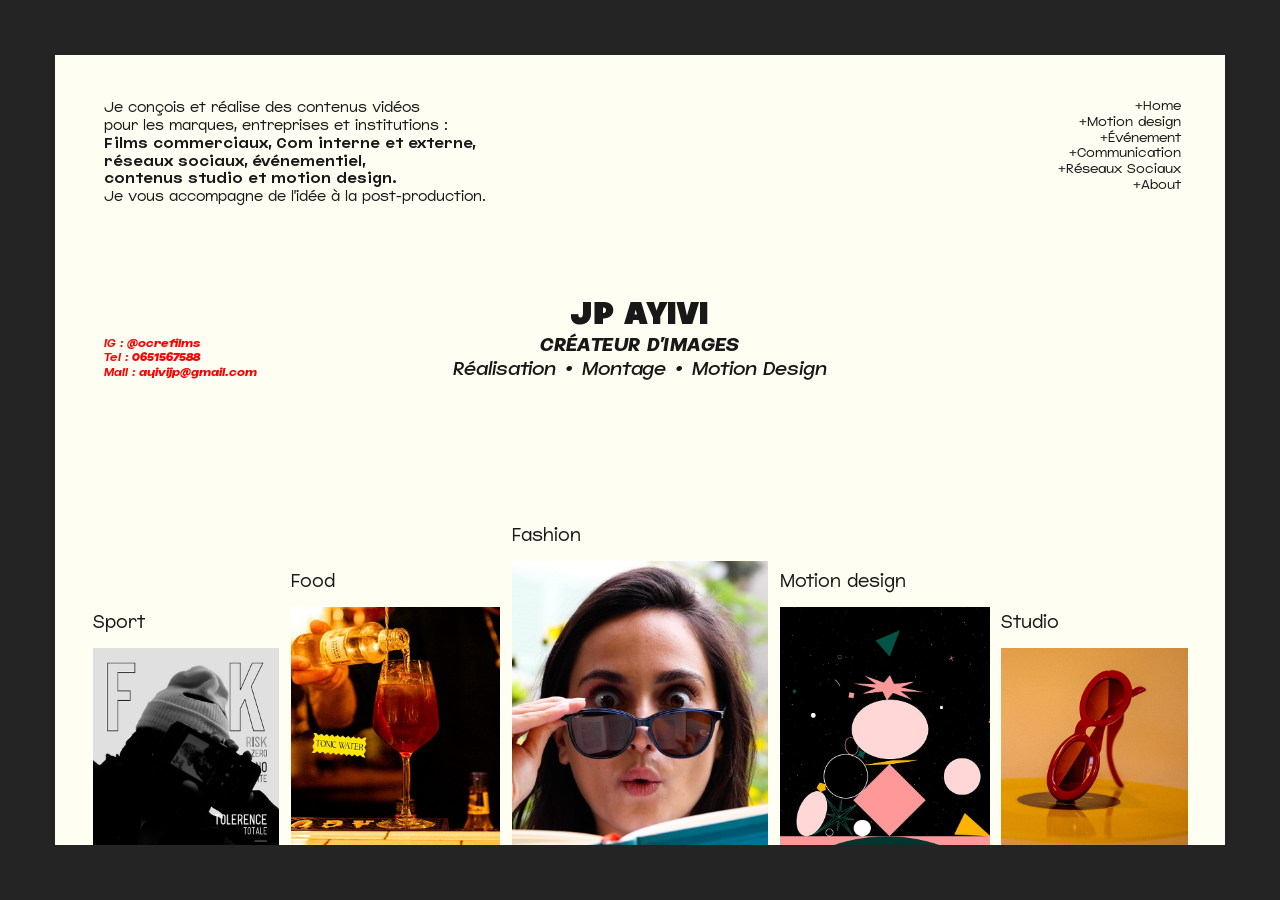
<file: index.html>
<!DOCTYPE html>
<html lang="fr" data-build="20261104-1135">
<head>
<meta charset="utf-8">
<meta http-equiv="Cache-Control" content="no-cache, no-store, must-revalidate">
<meta http-equiv="Pragma" content="no-cache">
<meta http-equiv="Expires" content="0">
<meta name="viewport" content="width=device-width, initial-scale=1">
<title>JP AYIVI — Créateur d'images</title>
<meta name="description" content="JP AYIVI, créateur d'images : réalisation, montage et motion design pour les marques, entreprises et institutions.">
<link rel="canonical" href="https://ayivijp.com/">
<meta property="og:type" content="website">
<meta property="og:site_name" content="JP AYIVI">
<meta property="og:locale" content="fr_FR">
<meta property="og:url" content="https://ayivijp.com/">
<meta property="og:title" content="JP AYIVI — Créateur d'images">
<meta property="og:description" content="JP AYIVI, créateur d'images : réalisation, montage et motion design pour les marques, entreprises et institutions.">
<meta property="og:image" content="https://ayivijp.com/media/og.jpg">
<meta property="og:image:width" content="1200">
<meta property="og:image:height" content="630">
<meta property="og:image:alt" content="JP AYIVI — Créateur d’images">
<meta name="twitter:card" content="summary_large_image">
<meta name="twitter:title" content="JP AYIVI — Créateur d'images">
<meta name="twitter:description" content="JP AYIVI, créateur d'images : réalisation, montage et motion design pour les marques, entreprises et institutions.">
<meta name="twitter:image" content="https://ayivijp.com/media/og.jpg">
<script type="application/ld+json">
{
  "@context": "https://schema.org",
  "@graph": [
    {
      "@type": "Person",
      "@id": "https://ayivijp.com/#jp-ayivi",
      "name": "JP AYIVI",
      "url": "https://ayivijp.com/",
      "jobTitle": "Réalisateur et directeur artistique",
      "email": "mailto:ayivijp@gmail.com",
      "telephone": "+33651567588",
      "sameAs": ["https://instagram.com/ocrefilms"],
      "knowsLanguage": "fr"
    },
    {
      "@type": "ProfessionalService",
      "@id": "https://ayivijp.com/#service",
      "name": "JP AYIVI — Créateur d’images",
      "url": "https://ayivijp.com/",
      "image": "https://ayivijp.com/media/og.jpg",
      "email": "mailto:ayivijp@gmail.com",
      "telephone": "+33651567588",
      "founder": { "@id": "https://ayivijp.com/#jp-ayivi" },
      "description": "Réalisation, montage, motion design et photographie studio pour les marques, les entreprises et les institutions.",
      "hasOfferCatalog": {
        "@type": "OfferCatalog",
        "name": "Prestations",
        "itemListElement": [
          { "@type": "Offer", "itemOffered": { "@type": "Service", "name": "Réalisation de films de sport", "url": "https://ayivijp.com/sport" } },
          { "@type": "Offer", "itemOffered": { "@type": "Service", "name": "Films culinaires et cocktails", "url": "https://ayivijp.com/food" } },
          { "@type": "Offer", "itemOffered": { "@type": "Service", "name": "Films de mode et campagnes textiles", "url": "https://ayivijp.com/fashion" } },
          { "@type": "Offer", "itemOffered": { "@type": "Service", "name": "Motion design et habillages animés", "url": "https://ayivijp.com/motion" } },
          { "@type": "Offer", "itemOffered": { "@type": "Service", "name": "Photo studio et packshots produits", "url": "https://ayivijp.com/studio" } },
          { "@type": "Offer", "itemOffered": { "@type": "Service", "name": "Captation et films d’événements", "url": "https://ayivijp.com/evenementiel" } },
          { "@type": "Offer", "itemOffered": { "@type": "Service", "name": "Films de communication d’entreprise", "url": "https://ayivijp.com/communication" } },
          { "@type": "Offer", "itemOffered": { "@type": "Service", "name": "Contenus pour les réseaux sociaux", "url": "https://ayivijp.com/reseaux" } }
        ]
      }
    }
  ]
}
</script>
<link rel="preload" href="assets/fonts/JumperPERSONALUSEONLY-Black.ttf" as="font" type="font/ttf" crossorigin>
<link rel="preload" href="assets/fonts/JumperPERSONALUSEONLY-Light.ttf" as="font" type="font/ttf" crossorigin>
<link rel="stylesheet" href="assets/css/style.css?v=76190314">
</head>
<body class="home-page">
<div class="pastille-cursor" aria-hidden="true"><span>Show<br>Reeel</span></div>
<main class="home">

  <div class="home-top">
    <a class="brand home-brand" href="index.html">
      <div class="name">JP AYIVI</div>
      <div class="sub">Créateur d'images</div>
    </a>
    <p class="intro">
      Je conçois et réalise des contenus vidéos<br>
      pour les marques, entreprises et institutions :<br>
      <strong>Films commerciaux, Com interne et externe,<br>
      réseaux sociaux, événementiel,<br>
      contenus studio et motion design.</strong><span class="intro-fin"><br>
      Je vous accompagne de l'idée à la post-production.</span>
    </p>

    <button class="menu-toggle" type="button" aria-label="Ouvrir le menu">+Menu</button>
    <nav class="site-nav">
      <ul class="nav">
        <li><a href="index.html"><span class="plus">+</span>Home</a></li>
        <li class="nav-showreel"><a href="showreel.html"><span class="plus">+</span>Showreel</a></li>
        <li><a href="motion.html"><span class="plus">+</span>Motion design</a></li>
        <li><a href="evenementiel.html"><span class="plus">+</span>Événement</a></li>
        <li><a href="communication.html"><span class="plus">+</span>Communication</a></li>
        <li><a href="reseaux.html"><span class="plus">+</span>Réseaux Sociaux</a></li>
        <li><a href="about.html"><span class="plus">+</span>About</a></li>
      </ul>
    </nav>
  </div>

  <div class="hero-wrap">
    <div class="contact">
      <span class="c-item">iG : <a href="https://instagram.com/ocrefilms" target="_blank" rel="noopener">@ocrefilms</a></span>
      <span class="c-item">Tel : <a href="tel:0651567588"><span class="num">0651567588</span></a></span>
      <span class="c-item">Mail : <a href="mailto:ayivijp@gmail.com">ayivijp@gmail.com</a></span>
    </div>
    <header class="hero">
      <h1>JP AYIVI</h1>
      <div class="role">CRÉATEUR D'IMAGES</div>
      <div class="tags">Réalisation • Montage • Motion Design</div>
    </header>
  </div>

  <section class="grid">
    <a class="card card--sport" href="sport.html">
      <span class="label">Sport</span>
      <span class="thumb">
        <img src="media/sport.jpg?v=2" alt="Sport" loading="lazy">
        <video class="gif" src="media/sport_hover.mp4?v=4" muted loop autoplay playsinline></video>
      </span>
    </a>

    <a class="card card--food" href="food.html">
      <span class="label">Food</span>
      <span class="thumb">
        <img src="media/food.jpg" alt="Food" loading="lazy">
        <video class="gif" src="media/food_hover.mp4" muted loop autoplay playsinline></video>
      </span>
    </a>

    <a class="card card--fashion" href="fashion.html">
      <span class="label">Fashion</span>
      <span class="thumb">
        <!-- Sur téléphone, la carte se déploie au doigt : il lui faut de la
             matière sous la bande visible. fashion_tel.jpg est le même cadrage,
             ré-extrait de la vidéo et prolongé vers le bas (668 x 1396 au lieu
             de 766 x 940). Au-dessus de 600 px on garde la photo d'origine :
             son format y est calé sur les maquettes bureau et tablette. -->
        <picture>
          <source media="(max-width:600px)" srcset="media/fashion_tel.jpg">
          <img src="media/fashion.jpg" alt="Fashion" loading="lazy">
        </picture>
        <video class="gif" src="media/fashion_hover.mp4" muted loop autoplay playsinline></video>
      </span>
    </a>

    <a class="card card--motion" href="motion.html">
      <span class="label">Motion design</span>
      <span class="thumb">
        <img src="media/motion.jpg" alt="Motion design" loading="lazy">
        <video class="gif" src="media/motion_hover.mp4" muted loop autoplay playsinline></video>
      </span>
    </a>

    <a class="card card--studio" href="studio.html">
      <span class="label">Studio</span>
      <span class="thumb">
        <img src="media/studio.jpg?v=2" alt="Studio" loading="lazy">
        <video class="gif" src="media/studio_hover.mp4" muted loop autoplay playsinline></video>
      </span>
    </a>
  </section>

</main>

<!-- Modale Showreel (s'ouvre au clic sur l'accueil) -->
<div class="reel-modal" id="reelModal" aria-hidden="true">
  <button class="reel-close" type="button" aria-label="Fermer le showreel"><svg viewBox="0 0 32 32" aria-hidden="true"><line x1="8" y1="8" x2="24" y2="24"/><line x1="24" y1="8" x2="8" y2="24"/></svg></button>
  <div class="reel-modal-inner">
    <video src="media/showreel.mp4" poster="media/poster_showreel.jpg" controls playsinline preload="metadata"></video>
  </div>
</div>

<script src="assets/js/cursor.js?v=0170b038"></script>
</body>
</html>
</file>
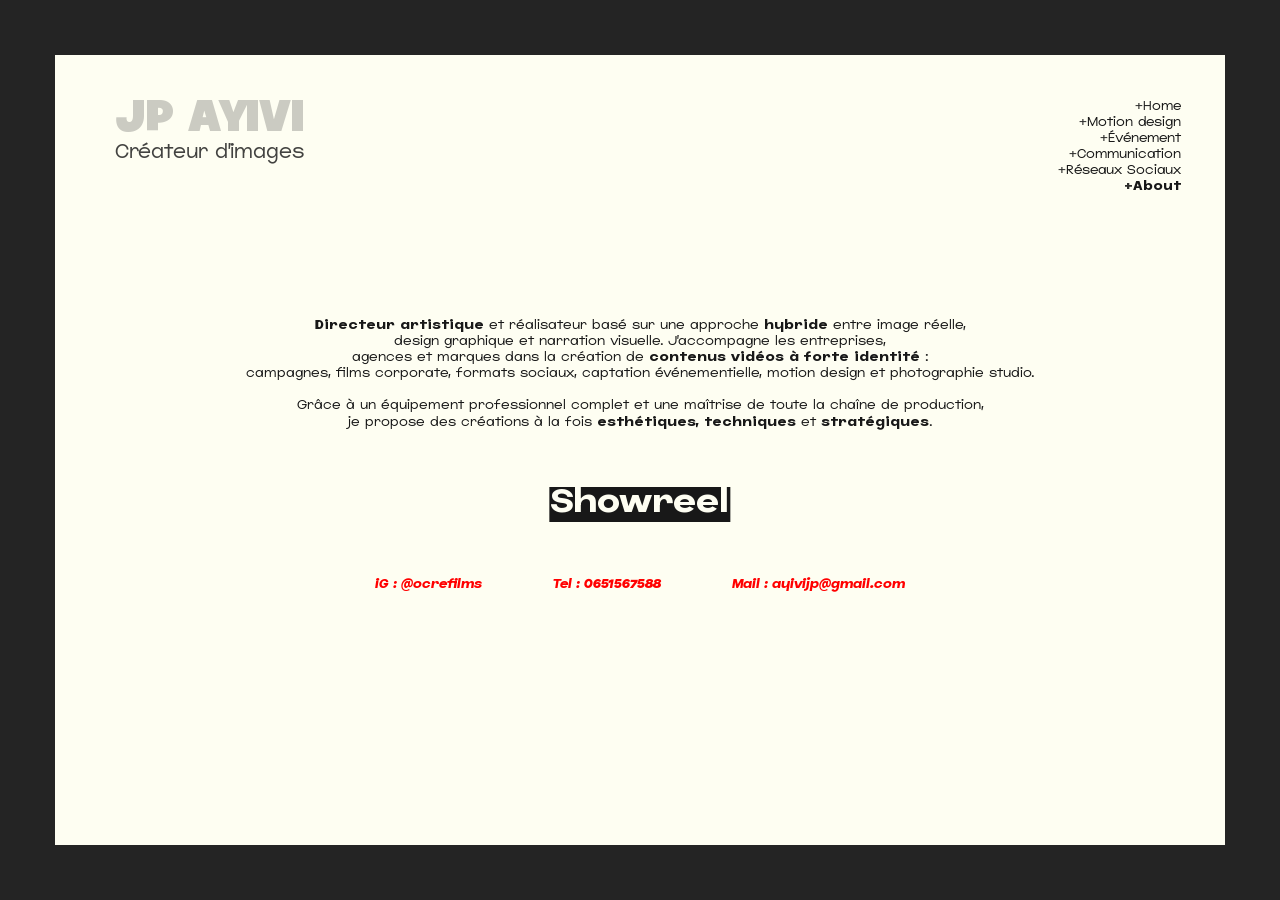
<file: about.html>
<!DOCTYPE html>
<html lang="fr" data-build="20261104-1135">
<head>
<meta charset="utf-8">
<meta http-equiv="Cache-Control" content="no-cache, no-store, must-revalidate">
<meta http-equiv="Pragma" content="no-cache">
<meta http-equiv="Expires" content="0">
<meta name="viewport" content="width=device-width, initial-scale=1">
<title>About — JP AYIVI</title>
<meta name="description" content="JP AYIVI, directeur artistique et réalisateur : approche hybride entre image réelle, design graphique et narration visuelle.">
<link rel="canonical" href="https://ayivijp.com/about">
<meta property="og:type" content="website">
<meta property="og:site_name" content="JP AYIVI">
<meta property="og:locale" content="fr_FR">
<meta property="og:url" content="https://ayivijp.com/about">
<meta property="og:title" content="About — JP AYIVI">
<meta property="og:description" content="JP AYIVI, directeur artistique et réalisateur : approche hybride entre image réelle, design graphique et narration visuelle.">
<meta property="og:image" content="https://ayivijp.com/media/og.jpg">
<meta property="og:image:width" content="1200">
<meta property="og:image:height" content="630">
<meta property="og:image:alt" content="JP AYIVI — Créateur d’images">
<meta name="twitter:card" content="summary_large_image">
<meta name="twitter:title" content="About — JP AYIVI">
<meta name="twitter:description" content="JP AYIVI, directeur artistique et réalisateur : approche hybride entre image réelle, design graphique et narration visuelle.">
<meta name="twitter:image" content="https://ayivijp.com/media/og.jpg">
<link rel="preload" href="assets/fonts/JumperPERSONALUSEONLY-Black.ttf" as="font" type="font/ttf" crossorigin>
<link rel="preload" href="assets/fonts/JumperPERSONALUSEONLY-Light.ttf" as="font" type="font/ttf" crossorigin>
<link rel="stylesheet" href="assets/css/style.css?v=76190314">
</head>
<body class="about-page">

<div class="about-inner">

  <header class="site-header">
    <a class="brand" href="index.html">
      <div class="name">JP AYIVI</div>
      <div class="sub">Créateur d'images</div>
    </a>
    <button class="menu-toggle" type="button" aria-label="Ouvrir le menu">+Menu</button>
    <nav class="site-nav">
      <ul class="nav">
        <li><a href="index.html"><span class="plus">+</span>Home</a></li>
        <li class="nav-showreel"><a href="showreel.html"><span class="plus">+</span>Showreel</a></li>
        <li><a href="motion.html"><span class="plus">+</span>Motion design</a></li>
        <li><a href="evenementiel.html"><span class="plus">+</span>Événement</a></li>
        <li><a href="communication.html"><span class="plus">+</span>Communication</a></li>
        <li><a href="reseaux.html"><span class="plus">+</span>Réseaux Sociaux</a></li>
        <li class="current"><a href="about.html"><span class="plus">+</span>About</a></li>
      </ul>
    </nav>
  </header>

  <main class="about">
    <div class="about-text">
      <p><strong>Directeur artistique</strong> et réalisateur basé sur une approche <strong>hybride</strong> entre image réelle,<br>
      design graphique et narration visuelle. J'accompagne les entreprises,<br>
      agences et marques dans la création de <strong>contenus vidéos à forte identité</strong> :<br>
      campagnes, films corporate, formats sociaux, captation événementielle, motion design et photographie studio.</p>
      <p>Grâce à un équipement professionnel complet et une maîtrise de toute la chaîne de production,<br>
      je propose des créations à la fois <strong>esthétiques, techniques</strong> et <strong>stratégiques</strong>.</p>
    </div>

    <a class="about-reel" href="showreel.html">Showreel</a>

    <div class="about-contact">
      <span>iG : <a href="https://instagram.com/ocrefilms" target="_blank" rel="noopener">@ocrefilms</a></span>
      <span>Tel : <a href="tel:0651567588"><span class="num">0651567588</span></a></span>
      <span>Mail : <a href="mailto:ayivijp@gmail.com">ayivijp@gmail.com</a></span>
    </div>

  </main>

</div>

<script src="assets/js/cursor.js?v=0170b038"></script>
</body>
</html>
</file>
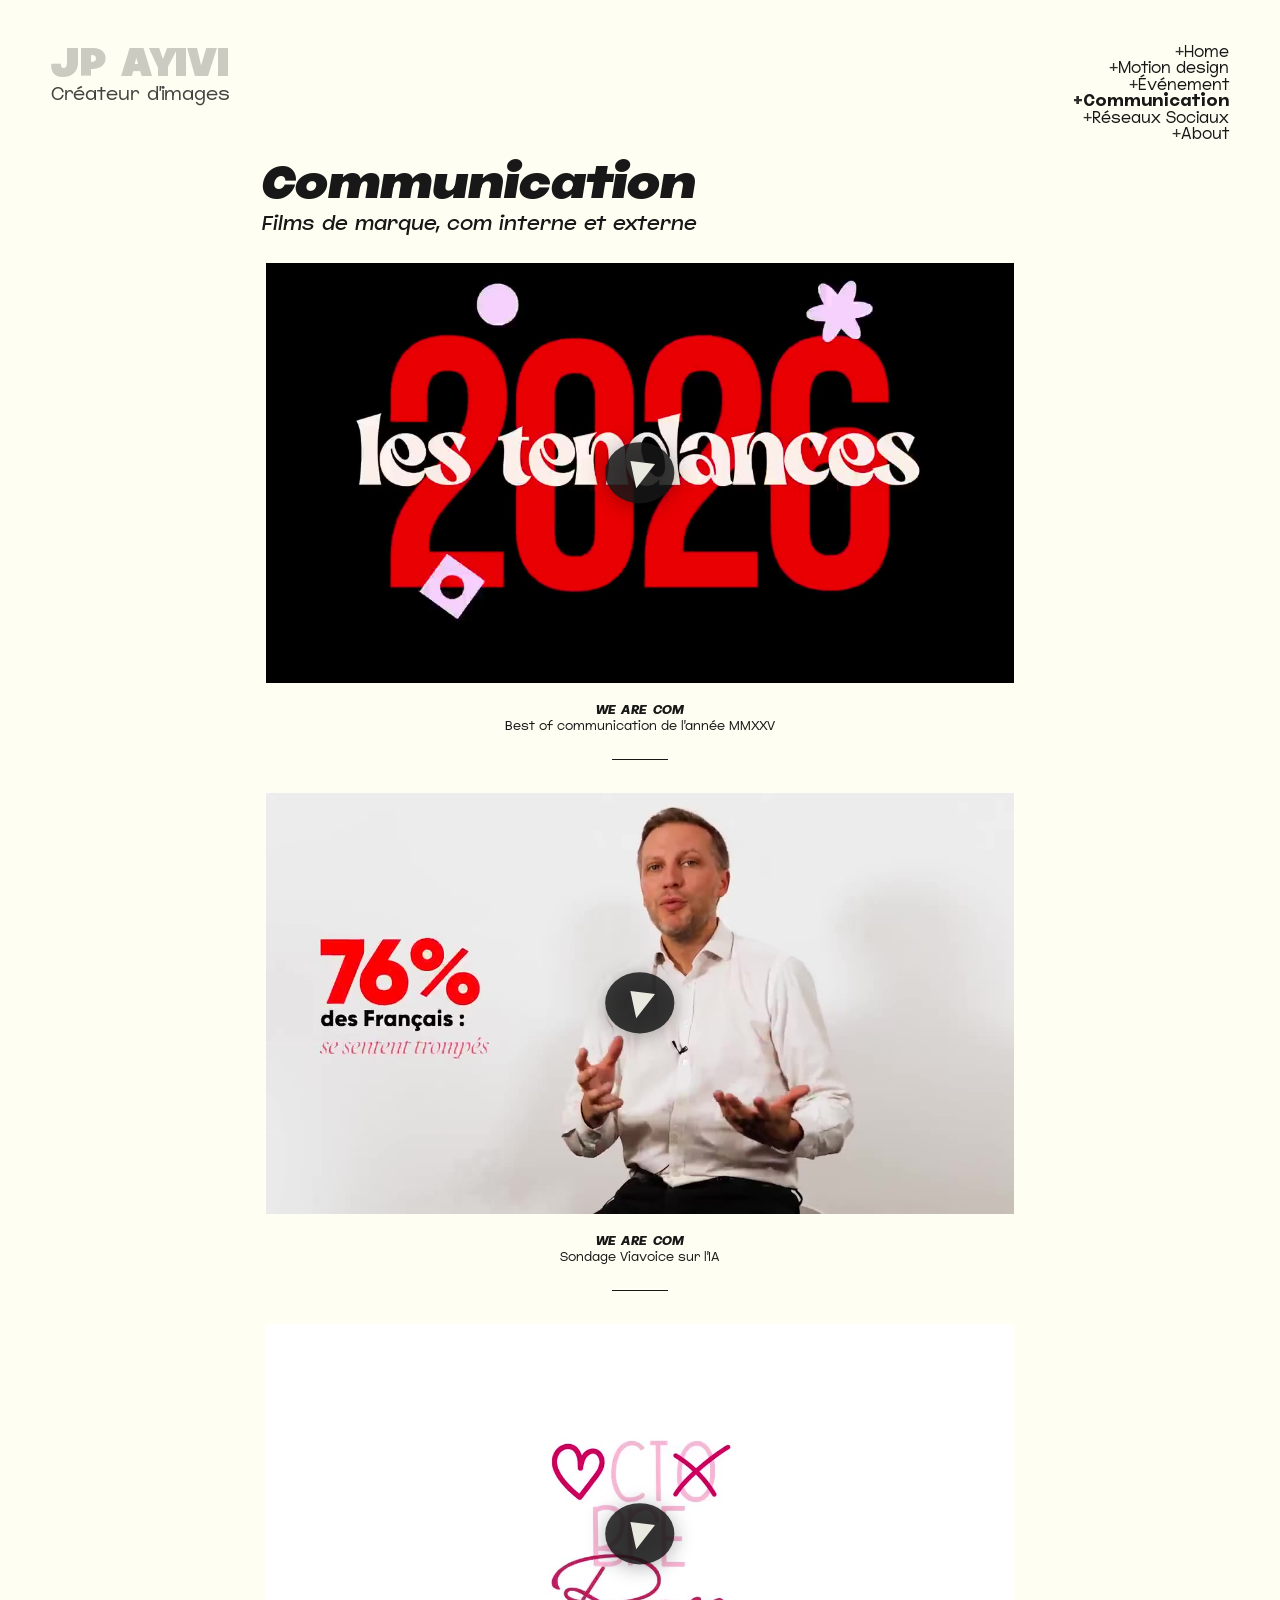
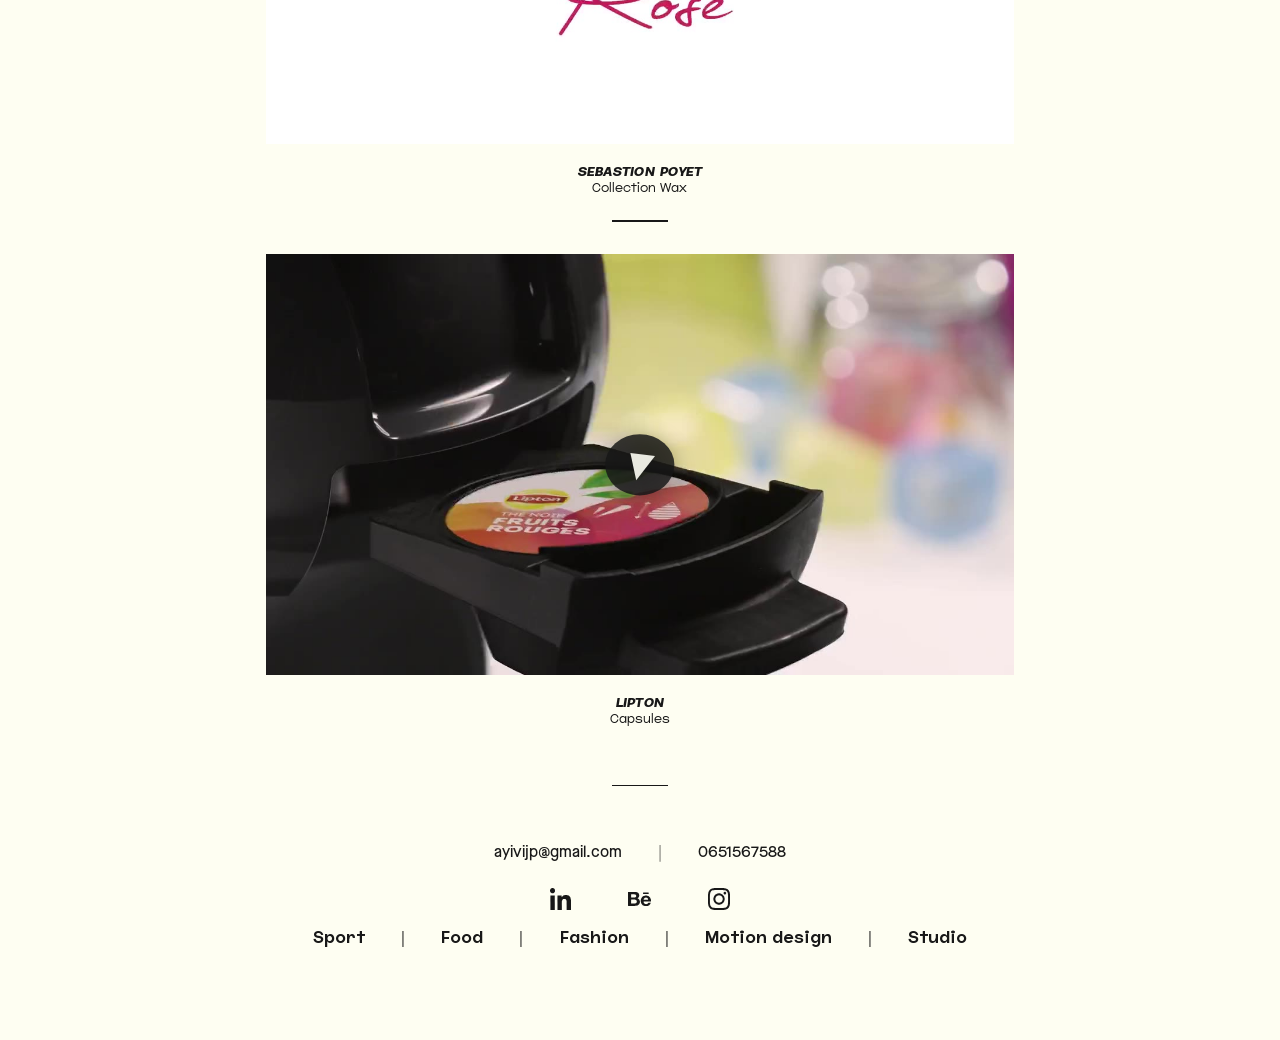
<file: communication.html>
<!DOCTYPE html>
<html lang="fr" data-build="20261104-1135">
<head>
<meta charset="utf-8">
<meta http-equiv="Cache-Control" content="no-cache, no-store, must-revalidate">
<meta http-equiv="Pragma" content="no-cache">
<meta http-equiv="Expires" content="0">
<meta name="viewport" content="width=device-width, initial-scale=1">
<title>Communication — JP AYIVI</title>
<meta name="description" content="Communication — films de marque, com interne et externe réalisés par JP AYIVI.">
<link rel="canonical" href="https://ayivijp.com/communication">
<meta property="og:type" content="website">
<meta property="og:site_name" content="JP AYIVI">
<meta property="og:locale" content="fr_FR">
<meta property="og:url" content="https://ayivijp.com/communication">
<meta property="og:title" content="Communication — JP AYIVI">
<meta property="og:description" content="Communication — films de marque, com interne et externe réalisés par JP AYIVI.">
<meta property="og:image" content="https://ayivijp.com/media/og.jpg">
<meta property="og:image:width" content="1200">
<meta property="og:image:height" content="630">
<meta property="og:image:alt" content="JP AYIVI — Créateur d’images">
<meta name="twitter:card" content="summary_large_image">
<meta name="twitter:title" content="Communication — JP AYIVI">
<meta name="twitter:description" content="Communication — films de marque, com interne et externe réalisés par JP AYIVI.">
<meta name="twitter:image" content="https://ayivijp.com/media/og.jpg">
<link rel="preload" href="assets/fonts/JumperPERSONALUSEONLY-Black.ttf" as="font" type="font/ttf" crossorigin>
<link rel="preload" href="assets/fonts/JumperPERSONALUSEONLY-Light.ttf" as="font" type="font/ttf" crossorigin>
<link rel="stylesheet" href="assets/css/style.css?v=76190314">
</head>
<body>
<div class="pastille-cursor" aria-hidden="true"><span>Show<br>Reeel</span></div>

<header class="site-header">
  <a class="brand" href="index.html">
    <div class="name">JP AYIVI</div>
    <div class="sub">Créateur d'images</div>
  </a>
    <button class="menu-toggle" type="button" aria-label="Ouvrir le menu">+Menu</button>
  <nav class="site-nav">
    <ul class="nav">
      <li><a href="index.html"><span class="plus">+</span>Home</a></li>
      <li class="nav-showreel"><a href="showreel.html"><span class="plus">+</span>Showreel</a></li>
      <li><a href="motion.html"><span class="plus">+</span>Motion design</a></li>
      <li><a href="evenementiel.html"><span class="plus">+</span>Événement</a></li>
      <li class="current"><a href="communication.html"><span class="plus">+</span>Communication</a></li>
      <li><a href="reseaux.html"><span class="plus">+</span>Réseaux Sociaux</a></li>
      <li><a href="about.html"><span class="plus">+</span>About</a></li>
    </ul>
  </nav>
</header>

<div class="gallery-wrap">
  <header class="page-head">
    <h1 class="page-title">Communication</h1>
    <h2 class="page-sub">Films de marque, com interne et externe</h2>
  </header>
  <section class="reel">

    <figure class="reel-item">
      <div class="reel-media"><video src="media/com_1_wearecom_bestof.mp4" poster="media/poster_com1.jpg" playsinline preload="metadata"></video></div>
      <figcaption class="reel-caption"><span class="client">WE ARE COM</span><span class="desc">Best of communication de l'année MMXXV</span></figcaption>
    </figure>

    <figure class="reel-item">
      <div class="reel-media"><video src="media/com_2_wearecom_viavoice.mp4" poster="media/poster_com2.jpg" playsinline preload="metadata"></video></div>
      <figcaption class="reel-caption"><span class="client">WE ARE COM</span><span class="desc">Sondage Viavoice sur l'IA</span></figcaption>
    </figure>

    <figure class="reel-item">
      <div class="reel-media"><video src="media/com_3_octobre_rose.mp4" poster="media/poster_com3.jpg" playsinline preload="metadata"></video></div>
      <figcaption class="reel-caption"><span class="client">SEBASTION POYET</span><span class="desc">Collection Wax</span></figcaption>
    </figure>

    <figure class="reel-item">
      <div class="reel-media"><video src="media/com_4_lipton.mp4" poster="media/poster_com4.jpg" playsinline preload="metadata"></video></div>
      <figcaption class="reel-caption"><span class="client">LIPTON</span><span class="desc">Capsules</span></figcaption>
    </figure>

  </section>
</div>


<footer class="site-footer">
  <div class="foot-contact">
    <a href="mailto:ayivijp@gmail.com">ayivijp@gmail.com</a>
    <span class="sep">|</span>
    <a href="tel:0651567588"><span class="num">0651567588</span></a>
  </div>

  <div class="foot-social">
    <a href="https://www.linkedin.com/in/jean-pierre-ayivi-791598267/" target="_blank" rel="noopener" aria-label="LinkedIn">
      <img class="ic ic--linkedin" src="assets/img/ic-linkedin.svg" alt="LinkedIn" width="101" height="101" loading="lazy">
    </a>
    <a href="https://www.behance.net/jpiesno9407cc" target="_blank" rel="noopener" aria-label="Behance">
      <img class="ic ic--behance" src="assets/img/ic-behance.svg" alt="Behance" width="110" height="68" loading="lazy">
    </a>
    <a href="https://www.instagram.com/ocrefilms/" target="_blank" rel="noopener" aria-label="Instagram">
      <img class="ic ic--instagram" src="assets/img/ic-instagram.svg" alt="Instagram" width="103" height="103" loading="lazy">
    </a>
  </div>

  <nav class="foot-nav">
    <a href="sport.html">Sport</a><span class="sep">|</span>
    <a href="food.html">Food</a><span class="sep">|</span>
    <a href="fashion.html">Fashion</a><span class="sep">|</span>
    <a href="motion.html">Motion design</a><span class="sep">|</span>
    <a href="studio.html">Studio</a>
  </nav>
</footer>

<script src="assets/js/cursor.js?v=0170b038"></script>
</body>
</html>
</file>
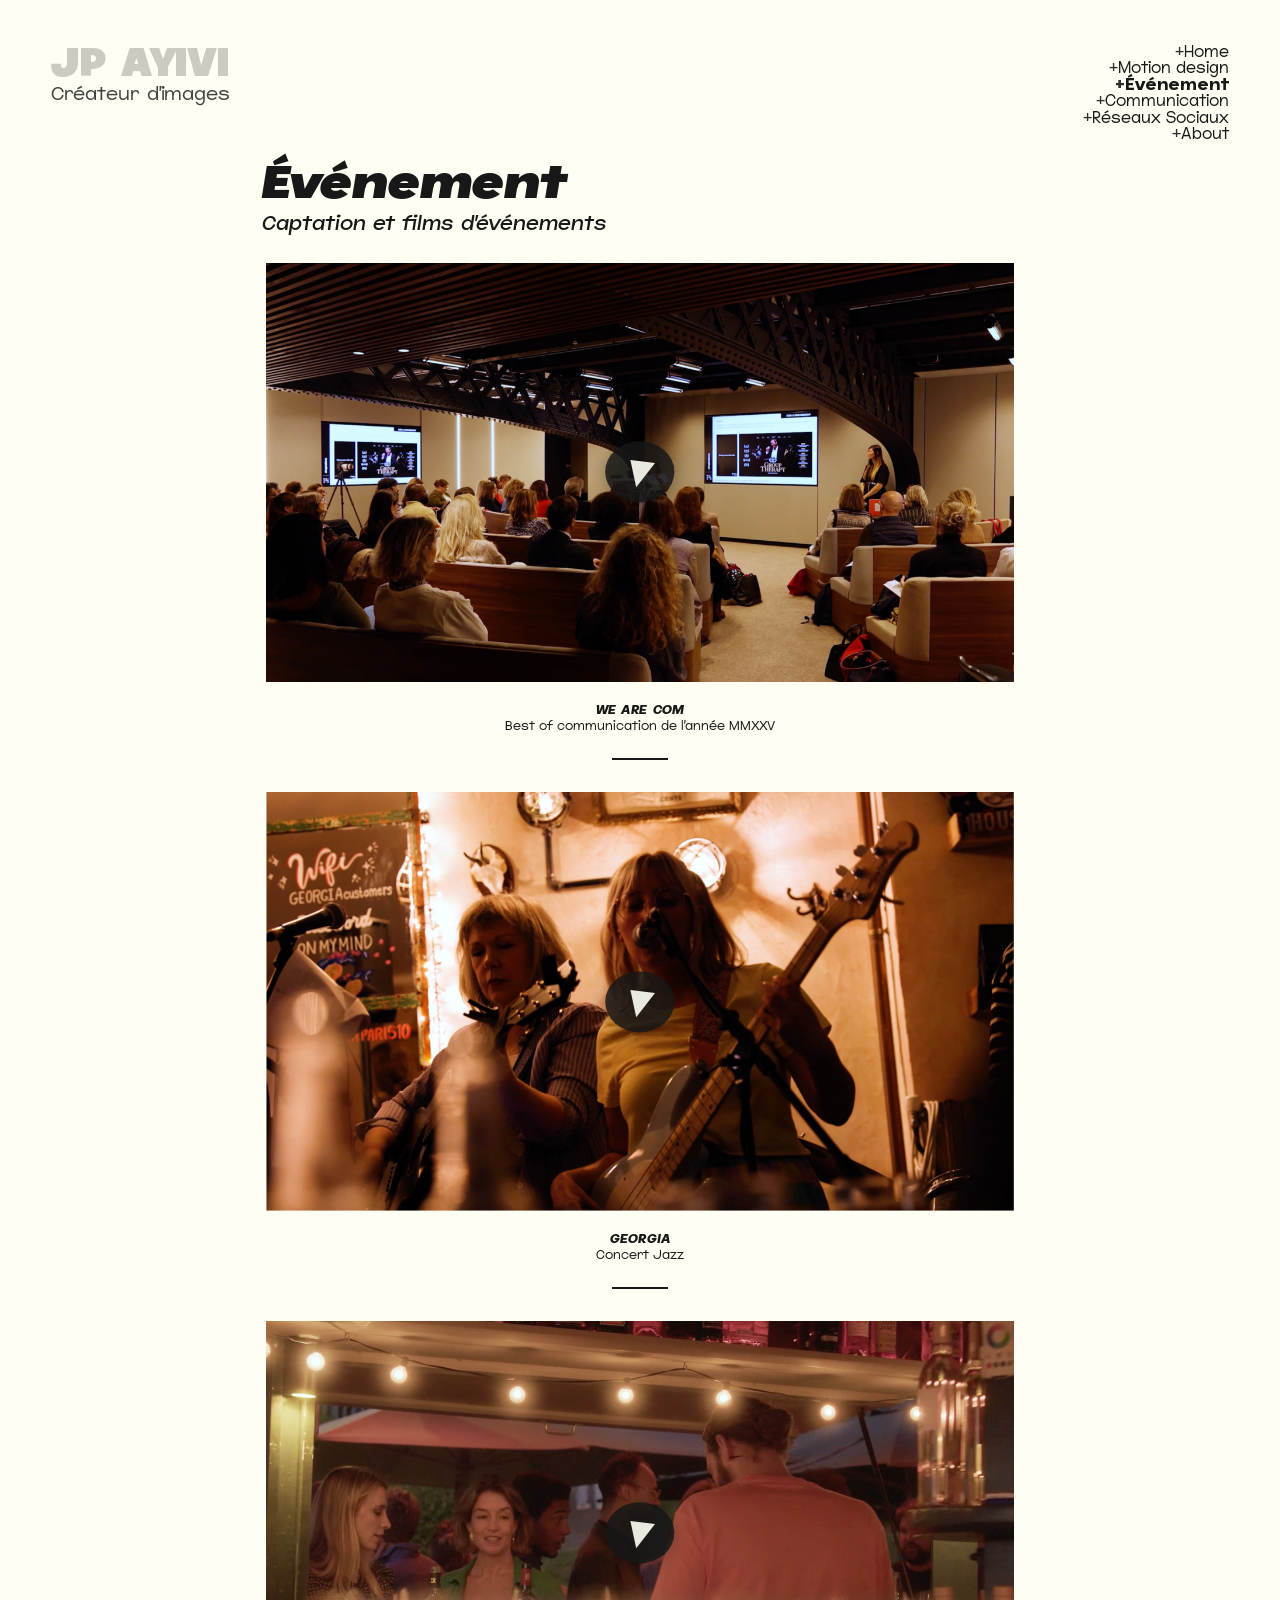
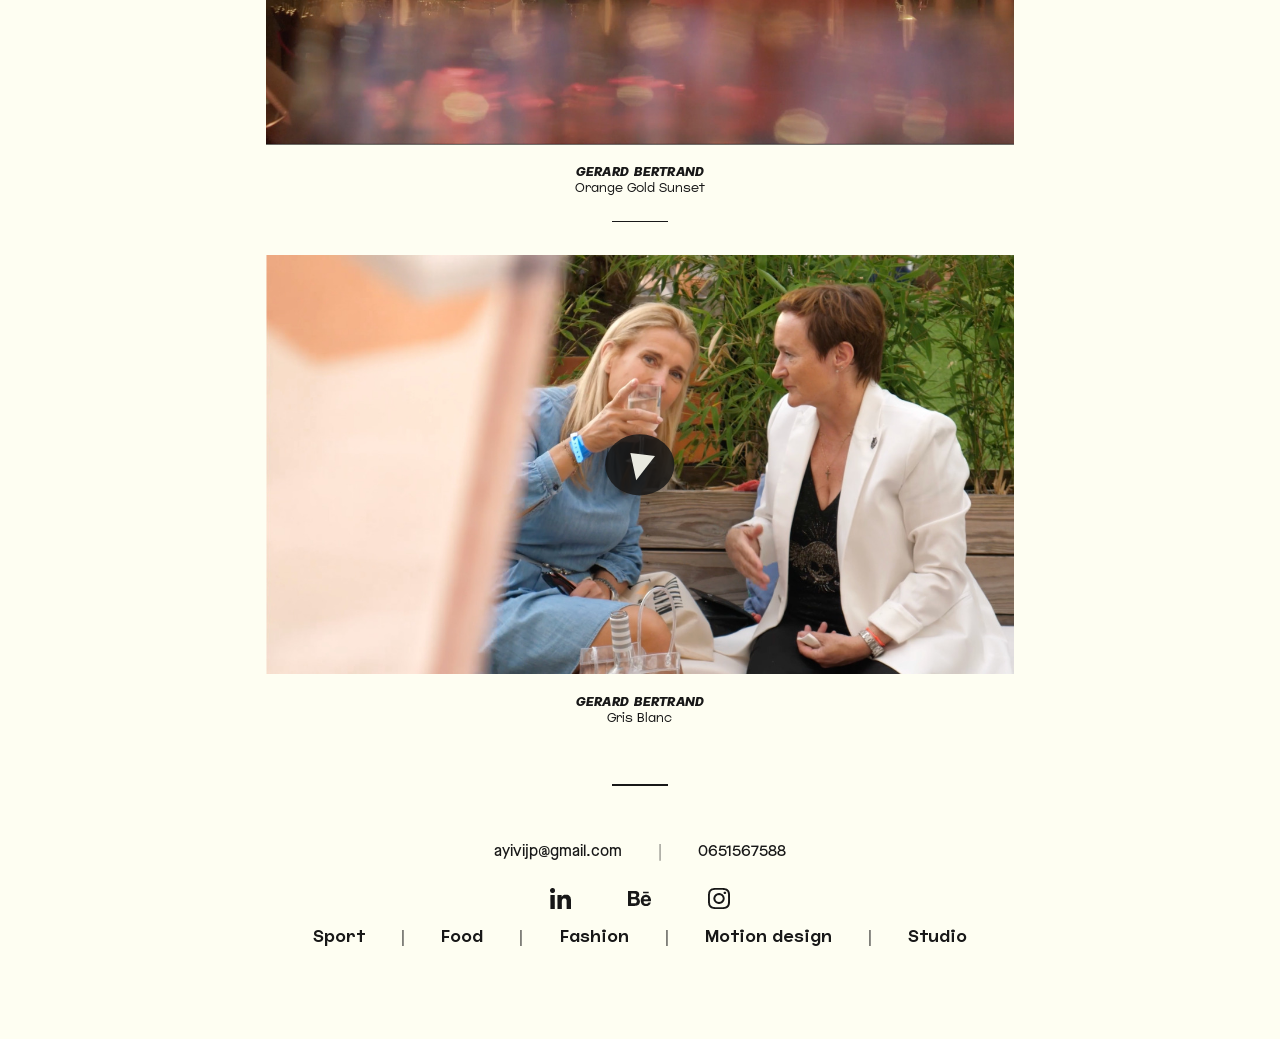
<file: evenementiel.html>
<!DOCTYPE html>
<html lang="fr" data-build="20261104-1135">
<head>
<meta charset="utf-8">
<meta http-equiv="Cache-Control" content="no-cache, no-store, must-revalidate">
<meta http-equiv="Pragma" content="no-cache">
<meta http-equiv="Expires" content="0">
<meta name="viewport" content="width=device-width, initial-scale=1">
<title>Événementiel — JP AYIVI</title>
<meta name="description" content="Événementiel — captations et films d'événements réalisés par JP AYIVI.">
<link rel="canonical" href="https://ayivijp.com/evenementiel">
<meta property="og:type" content="website">
<meta property="og:site_name" content="JP AYIVI">
<meta property="og:locale" content="fr_FR">
<meta property="og:url" content="https://ayivijp.com/evenementiel">
<meta property="og:title" content="Événementiel — JP AYIVI">
<meta property="og:description" content="Événementiel — captations et films d'événements réalisés par JP AYIVI.">
<meta property="og:image" content="https://ayivijp.com/media/og.jpg">
<meta property="og:image:width" content="1200">
<meta property="og:image:height" content="630">
<meta property="og:image:alt" content="JP AYIVI — Créateur d’images">
<meta name="twitter:card" content="summary_large_image">
<meta name="twitter:title" content="Événementiel — JP AYIVI">
<meta name="twitter:description" content="Événementiel — captations et films d'événements réalisés par JP AYIVI.">
<meta name="twitter:image" content="https://ayivijp.com/media/og.jpg">
<link rel="preload" href="assets/fonts/JumperPERSONALUSEONLY-Black.ttf" as="font" type="font/ttf" crossorigin>
<link rel="preload" href="assets/fonts/JumperPERSONALUSEONLY-Light.ttf" as="font" type="font/ttf" crossorigin>
<link rel="stylesheet" href="assets/css/style.css?v=76190314">
</head>
<body>
<div class="pastille-cursor" aria-hidden="true"><span>Show<br>Reeel</span></div>

<header class="site-header">
  <a class="brand" href="index.html">
    <div class="name">JP AYIVI</div>
    <div class="sub">Créateur d'images</div>
  </a>
    <button class="menu-toggle" type="button" aria-label="Ouvrir le menu">+Menu</button>
  <nav class="site-nav">
    <ul class="nav">
      <li><a href="index.html"><span class="plus">+</span>Home</a></li>
      <li class="nav-showreel"><a href="showreel.html"><span class="plus">+</span>Showreel</a></li>
      <li><a href="motion.html"><span class="plus">+</span>Motion design</a></li>
      <li class="current"><a href="evenementiel.html"><span class="plus">+</span>Événement</a></li>
      <li><a href="communication.html"><span class="plus">+</span>Communication</a></li>
      <li><a href="reseaux.html"><span class="plus">+</span>Réseaux Sociaux</a></li>
      <li><a href="about.html"><span class="plus">+</span>About</a></li>
    </ul>
  </nav>
</header>

<div class="gallery-wrap">
  <header class="page-head">
    <h1 class="page-title">Événement</h1>
    <h2 class="page-sub">Captation et films d'événements</h2>
  </header>
  <section class="reel">

    <figure class="reel-item">
      <div class="reel-media"><video src="media/ev_1_wearecom.mp4" poster="media/poster_ev_wearecom.jpg" playsinline preload="metadata"></video></div>
      <figcaption class="reel-caption"><span class="client">WE ARE COM</span><span class="desc">Best of communication de l'année MMXXV</span></figcaption>
    </figure>

    <figure class="reel-item">
      <div class="reel-media"><video src="media/ev_2_georgia.mp4" poster="media/poster_ev_georgia.jpg" playsinline preload="metadata"></video></div>
      <figcaption class="reel-caption"><span class="client">GEORGIA</span><span class="desc">Concert Jazz</span></figcaption>
    </figure>

    <figure class="reel-item">
      <div class="reel-media"><video src="media/ev_4_keemia_gbgold.mp4" poster="media/poster_ev_orangegold.jpg" playsinline preload="metadata"></video></div>
      <figcaption class="reel-caption"><span class="client">GERARD BERTRAND</span><span class="desc">Orange Gold Sunset</span></figcaption>
    </figure>

    <figure class="reel-item">
      <div class="reel-media"><video src="media/ev_3_keemia_gb.mp4" poster="media/poster_ev_grisblanc.jpg" playsinline preload="metadata"></video></div>
      <figcaption class="reel-caption"><span class="client">GERARD BERTRAND</span><span class="desc">Gris Blanc</span></figcaption>
    </figure>

  </section>
</div>


<footer class="site-footer">
  <div class="foot-contact">
    <a href="mailto:ayivijp@gmail.com">ayivijp@gmail.com</a>
    <span class="sep">|</span>
    <a href="tel:0651567588"><span class="num">0651567588</span></a>
  </div>

  <div class="foot-social">
    <a href="https://www.linkedin.com/in/jean-pierre-ayivi-791598267/" target="_blank" rel="noopener" aria-label="LinkedIn">
      <img class="ic ic--linkedin" src="assets/img/ic-linkedin.svg" alt="LinkedIn" width="101" height="101" loading="lazy">
    </a>
    <a href="https://www.behance.net/jpiesno9407cc" target="_blank" rel="noopener" aria-label="Behance">
      <img class="ic ic--behance" src="assets/img/ic-behance.svg" alt="Behance" width="110" height="68" loading="lazy">
    </a>
    <a href="https://www.instagram.com/ocrefilms/" target="_blank" rel="noopener" aria-label="Instagram">
      <img class="ic ic--instagram" src="assets/img/ic-instagram.svg" alt="Instagram" width="103" height="103" loading="lazy">
    </a>
  </div>

  <nav class="foot-nav">
    <a href="sport.html">Sport</a><span class="sep">|</span>
    <a href="food.html">Food</a><span class="sep">|</span>
    <a href="fashion.html">Fashion</a><span class="sep">|</span>
    <a href="motion.html">Motion design</a><span class="sep">|</span>
    <a href="studio.html">Studio</a>
  </nav>
</footer>

<script src="assets/js/cursor.js?v=0170b038"></script>
</body>
</html>
</file>
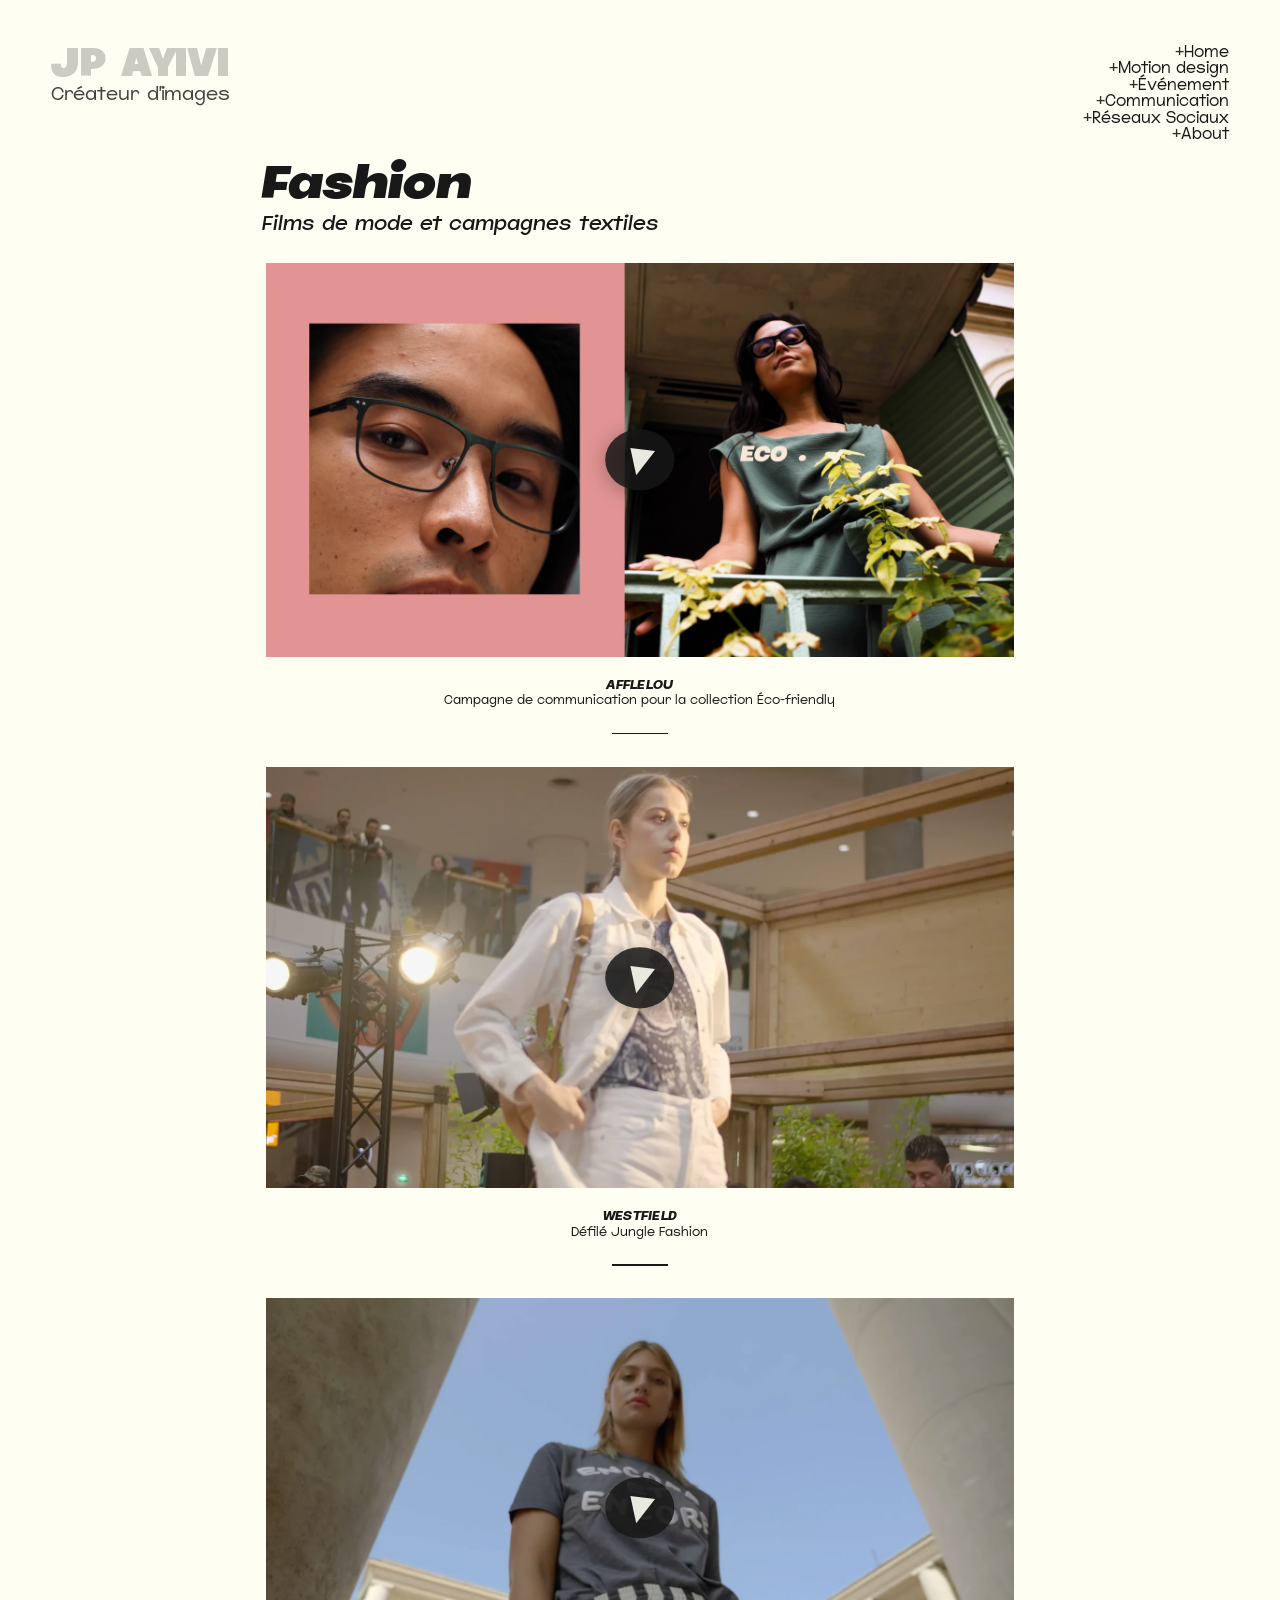
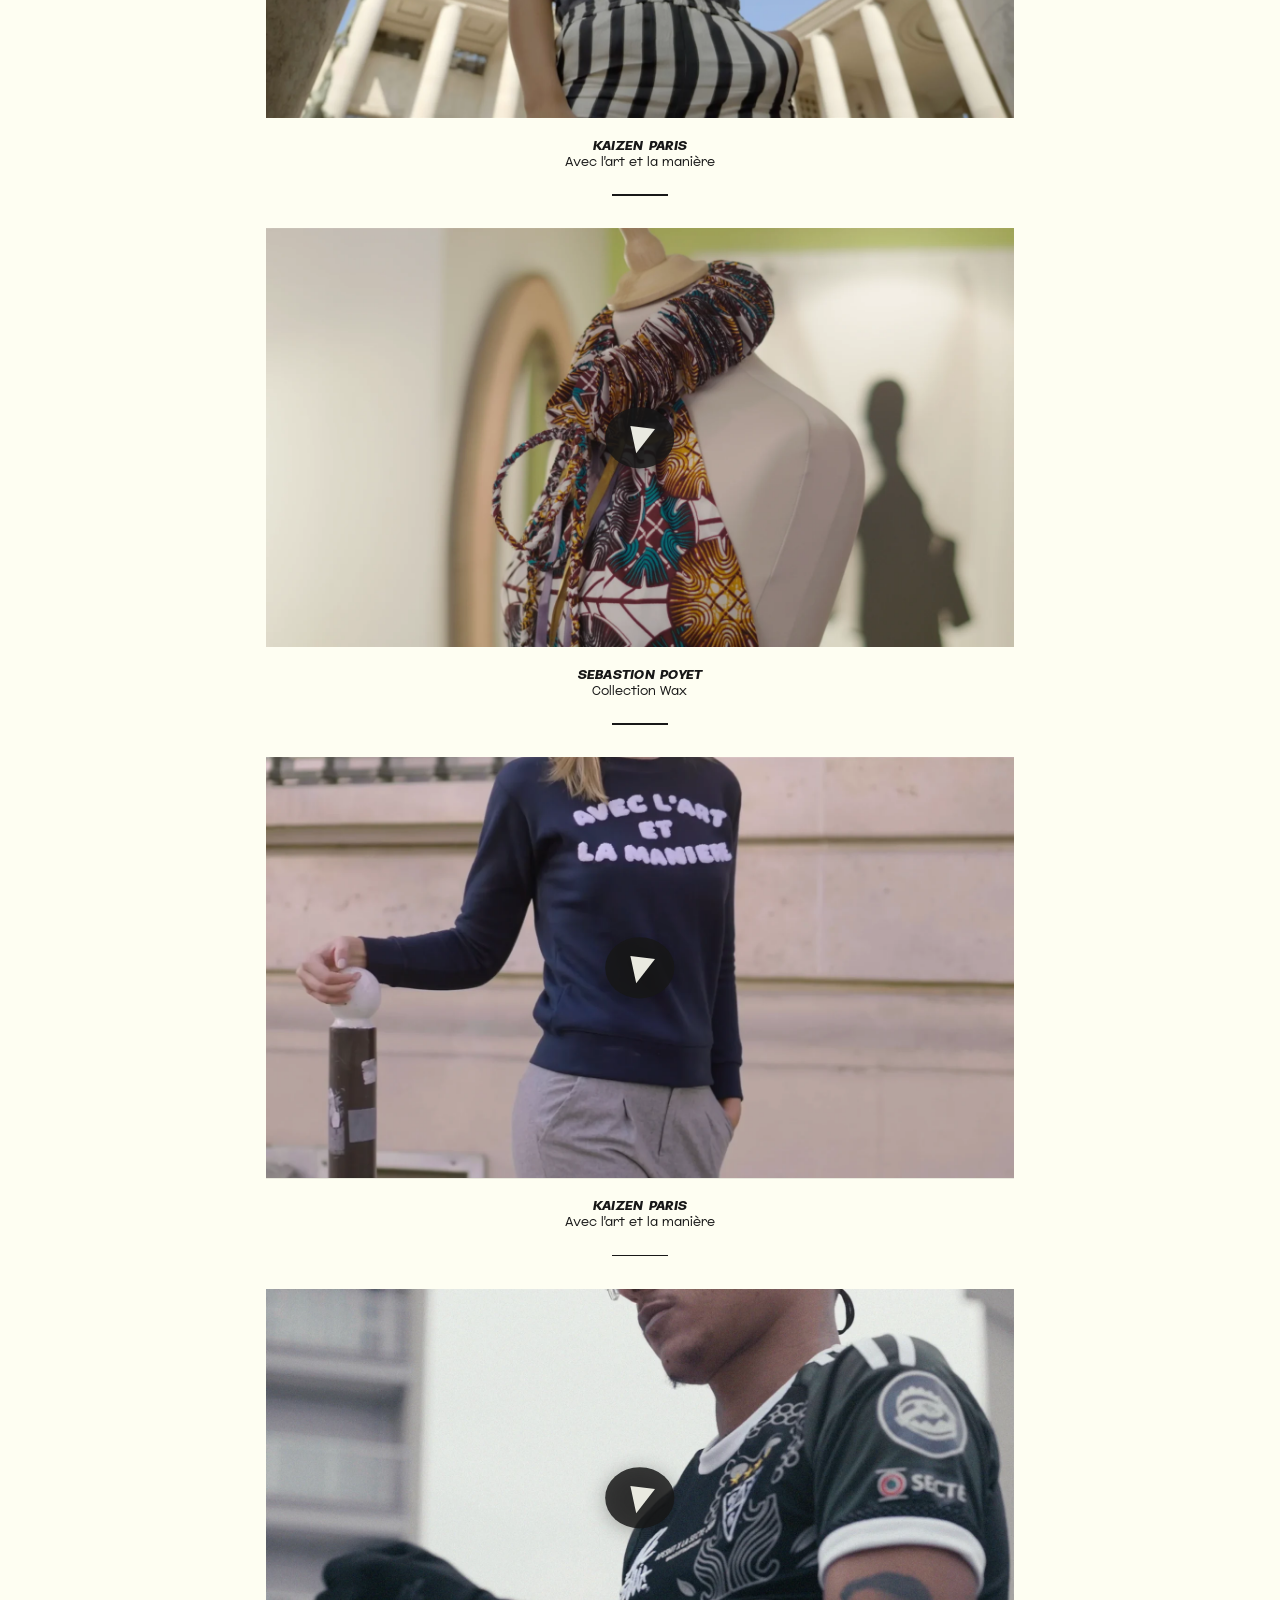
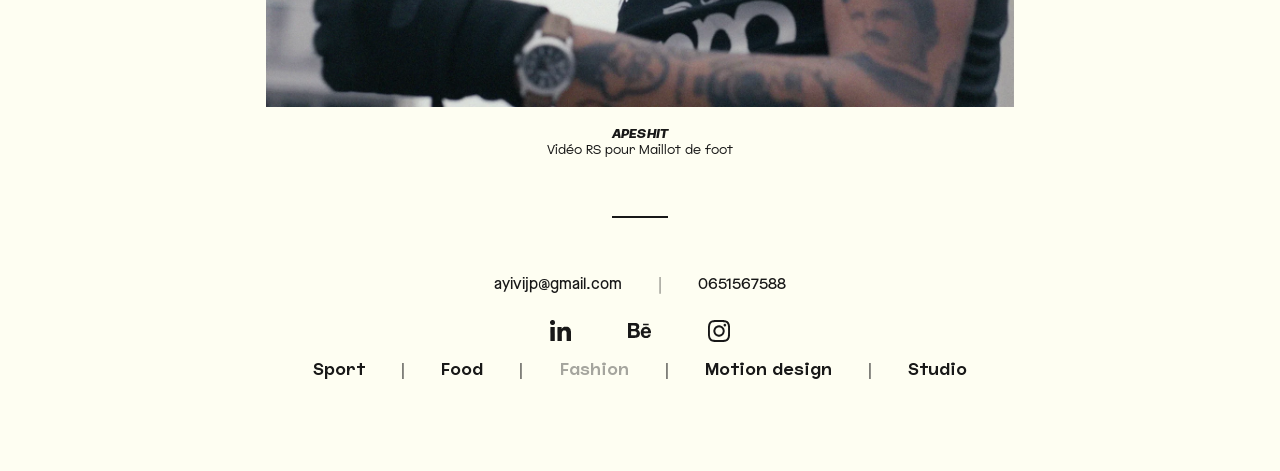
<file: fashion.html>
<!DOCTYPE html>
<html lang="fr" data-build="20261104-1135">
<head>
<meta charset="utf-8">
<meta http-equiv="Cache-Control" content="no-cache, no-store, must-revalidate">
<meta http-equiv="Pragma" content="no-cache">
<meta http-equiv="Expires" content="0">
<meta name="viewport" content="width=device-width, initial-scale=1">
<title>Fashion — JP AYIVI</title>
<meta name="description" content="Fashion — défilés, films de mode et campagnes textiles réalisés par JP AYIVI.">
<link rel="canonical" href="https://ayivijp.com/fashion">
<meta property="og:type" content="website">
<meta property="og:site_name" content="JP AYIVI">
<meta property="og:locale" content="fr_FR">
<meta property="og:url" content="https://ayivijp.com/fashion">
<meta property="og:title" content="Fashion — JP AYIVI">
<meta property="og:description" content="Fashion — défilés, films de mode et campagnes textiles réalisés par JP AYIVI.">
<meta property="og:image" content="https://ayivijp.com/media/og.jpg">
<meta property="og:image:width" content="1200">
<meta property="og:image:height" content="630">
<meta property="og:image:alt" content="JP AYIVI — Créateur d’images">
<meta name="twitter:card" content="summary_large_image">
<meta name="twitter:title" content="Fashion — JP AYIVI">
<meta name="twitter:description" content="Fashion — défilés, films de mode et campagnes textiles réalisés par JP AYIVI.">
<meta name="twitter:image" content="https://ayivijp.com/media/og.jpg">
<link rel="preload" href="assets/fonts/JumperPERSONALUSEONLY-Black.ttf" as="font" type="font/ttf" crossorigin>
<link rel="preload" href="assets/fonts/JumperPERSONALUSEONLY-Light.ttf" as="font" type="font/ttf" crossorigin>
<link rel="stylesheet" href="assets/css/style.css?v=76190314">
</head>
<body>
<div class="pastille-cursor" aria-hidden="true"><span>Show<br>Reeel</span></div>

<header class="site-header">
  <a class="brand" href="index.html">
    <div class="name">JP AYIVI</div>
    <div class="sub">Créateur d'images</div>
  </a>
    <button class="menu-toggle" type="button" aria-label="Ouvrir le menu">+Menu</button>
  <nav class="site-nav">
    <ul class="nav">
      <li><a href="index.html"><span class="plus">+</span>Home</a></li>
      <li class="nav-showreel"><a href="showreel.html"><span class="plus">+</span>Showreel</a></li>
      <li><a href="motion.html"><span class="plus">+</span>Motion design</a></li>
      <li><a href="evenementiel.html"><span class="plus">+</span>Événement</a></li>
      <li><a href="communication.html"><span class="plus">+</span>Communication</a></li>
      <li><a href="reseaux.html"><span class="plus">+</span>Réseaux Sociaux</a></li>
      <li><a href="about.html"><span class="plus">+</span>About</a></li>
    </ul>
  </nav>
</header>

<div class="gallery-wrap">
  <header class="page-head">
    <h1 class="page-title">Fashion</h1>
    <h2 class="page-sub">Films de mode et campagnes textiles</h2>
  </header>
  <section class="reel reel--fashion">

    <!-- Bloc 1 — AFFLELOU : portrait cadre rose + vidéo -->
    <figure class="reel-item">
      <div class="reel-media reel-media--afflelou"><video src="media/fashion_afflelou.mp4" poster="media/poster_fashion_afflelou.webp" playsinline preload="metadata"></video></div>
      <figcaption class="reel-caption"><span class="client">AFFLELOU</span><span class="desc">Campagne de communication pour la collection Éco-friendly</span></figcaption>
    </figure>

    <!-- Bloc 2 — WESTFIELD -->
    <figure class="reel-item">
      <div class="reel-media"><video src="media/fashion_westfield.mp4" poster="media/poster_fashion_westfield.webp" playsinline preload="metadata"></video></div>
      <figcaption class="reel-caption"><span class="client">WESTFIELD</span><span class="desc">Défilé Jungle Fashion</span></figcaption>
    </figure>

    <!-- Bloc 3 — KAIZEN PARIS -->
    <figure class="reel-item">
      <div class="reel-media"><video src="media/fashion_kaizen1.mp4" poster="media/poster_fashion_kaizen1.webp" playsinline preload="metadata"></video></div>
      <figcaption class="reel-caption"><span class="client">KAIZEN PARIS</span><span class="desc">Avec l'art et la manière</span></figcaption>
    </figure>

    <!-- Bloc 4 — SEBASTION POYET -->
    <figure class="reel-item">
      <div class="reel-media"><video src="media/fashion_poyet.mp4" poster="media/poster_fashion_poyet.webp" playsinline preload="metadata"></video></div>
      <figcaption class="reel-caption"><span class="client">SEBASTION POYET</span><span class="desc">Collection Wax</span></figcaption>
    </figure>

    <!-- Bloc 5 — KAIZEN PARIS -->
    <figure class="reel-item">
      <div class="reel-media"><video src="media/fashion_kaizen2.mp4" poster="media/poster_fashion_kaizen2.webp" playsinline preload="metadata"></video></div>
      <figcaption class="reel-caption"><span class="client">KAIZEN PARIS</span><span class="desc">Avec l'art et la manière</span></figcaption>
    </figure>

    <!-- Bloc 6 — APESHIT -->
    <figure class="reel-item">
      <div class="reel-media"><video src="media/fashion_apeshit.mp4" poster="media/poster_fashion_apeshit.webp" playsinline preload="metadata"></video></div>
      <figcaption class="reel-caption"><span class="client">APESHIT</span><span class="desc">Vidéo RS pour Maillot de foot</span></figcaption>
    </figure>

  </section>
</div>


<footer class="site-footer">
  <div class="foot-contact">
    <a href="mailto:ayivijp@gmail.com">ayivijp@gmail.com</a>
    <span class="sep">|</span>
    <a href="tel:0651567588"><span class="num">0651567588</span></a>
  </div>

  <div class="foot-social">
    <a href="https://www.linkedin.com/in/jean-pierre-ayivi-791598267/" target="_blank" rel="noopener" aria-label="LinkedIn">
      <img class="ic ic--linkedin" src="assets/img/ic-linkedin.svg" alt="LinkedIn" width="101" height="101" loading="lazy">
    </a>
    <a href="https://www.behance.net/jpiesno9407cc" target="_blank" rel="noopener" aria-label="Behance">
      <img class="ic ic--behance" src="assets/img/ic-behance.svg" alt="Behance" width="110" height="68" loading="lazy">
    </a>
    <a href="https://www.instagram.com/ocrefilms/" target="_blank" rel="noopener" aria-label="Instagram">
      <img class="ic ic--instagram" src="assets/img/ic-instagram.svg" alt="Instagram" width="103" height="103" loading="lazy">
    </a>
  </div>

  <nav class="foot-nav">
    <a href="sport.html">Sport</a><span class="sep">|</span>
    <a href="food.html">Food</a><span class="sep">|</span>
    <a class="is-current" href="fashion.html">Fashion</a><span class="sep">|</span>
    <a href="motion.html">Motion design</a><span class="sep">|</span>
    <a href="studio.html">Studio</a>
  </nav>
</footer>

<script src="assets/js/cursor.js?v=0170b038"></script>
</body>
</html>
</file>
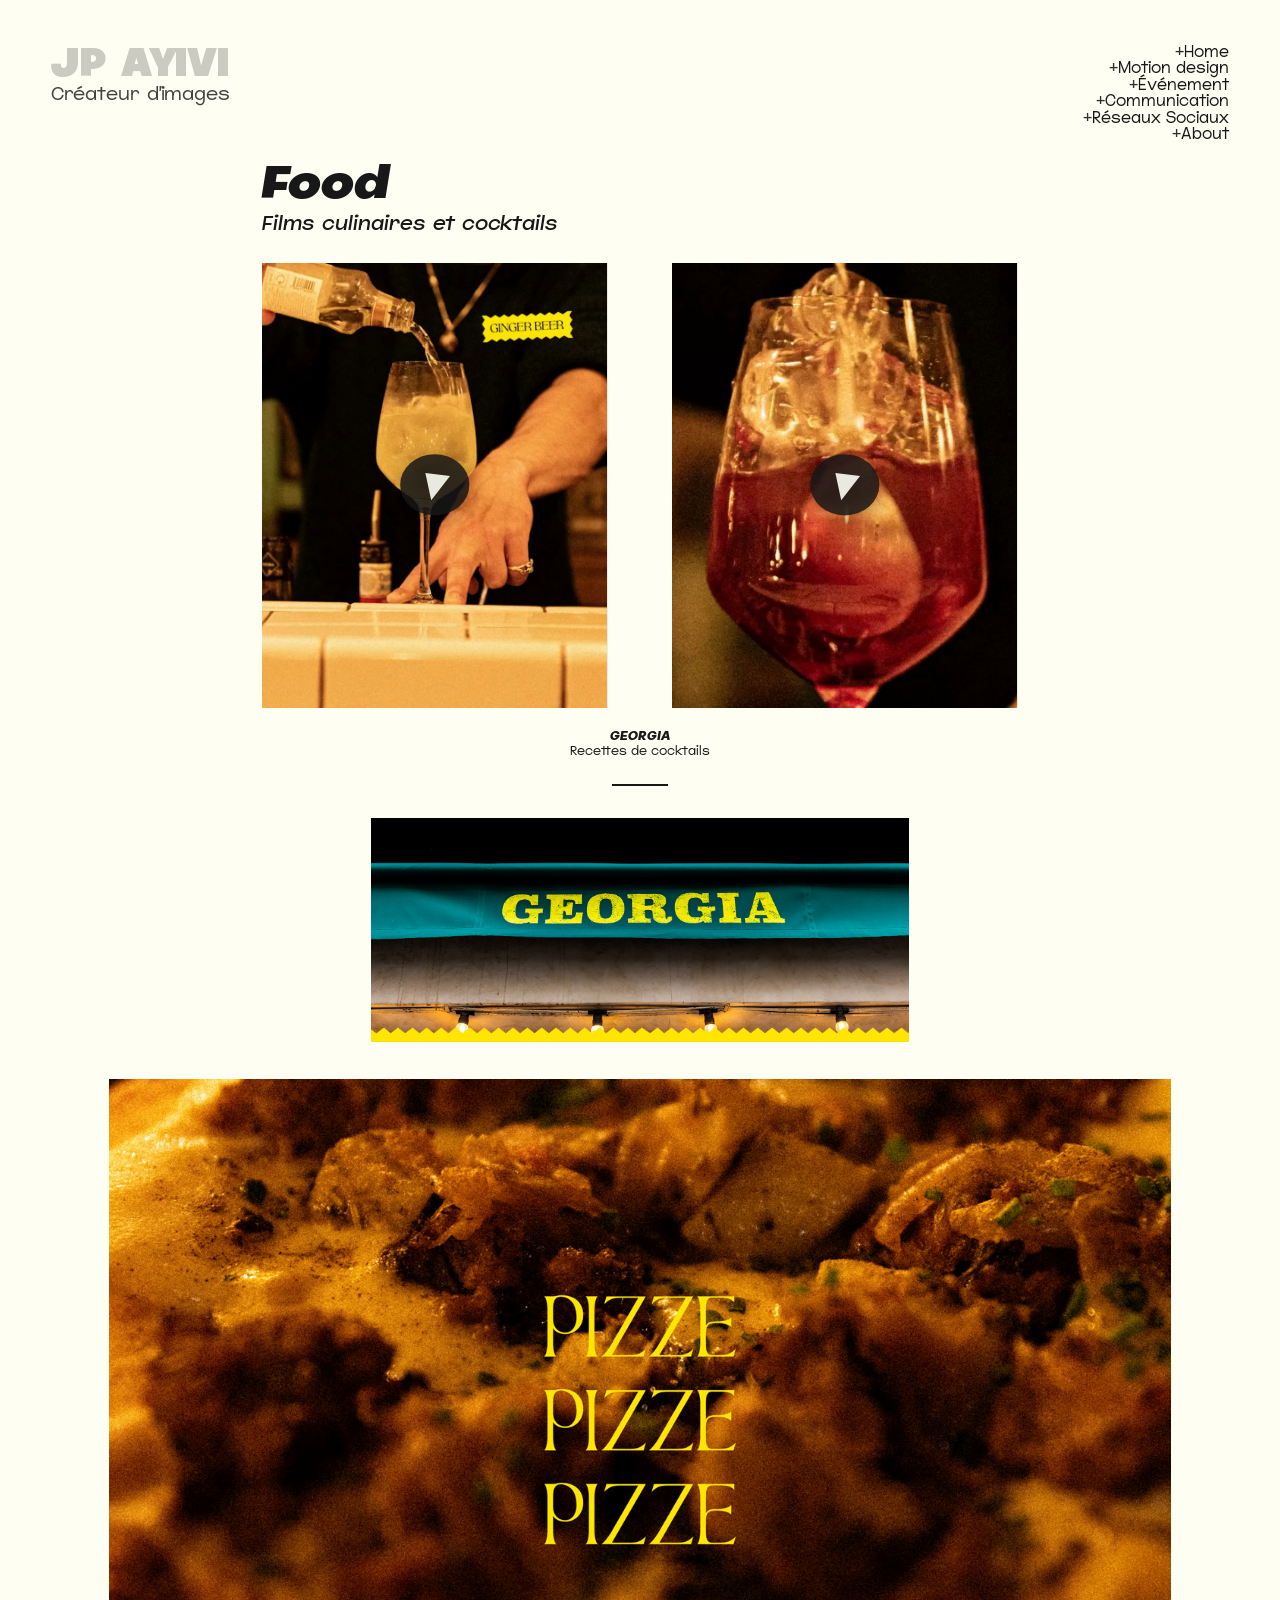
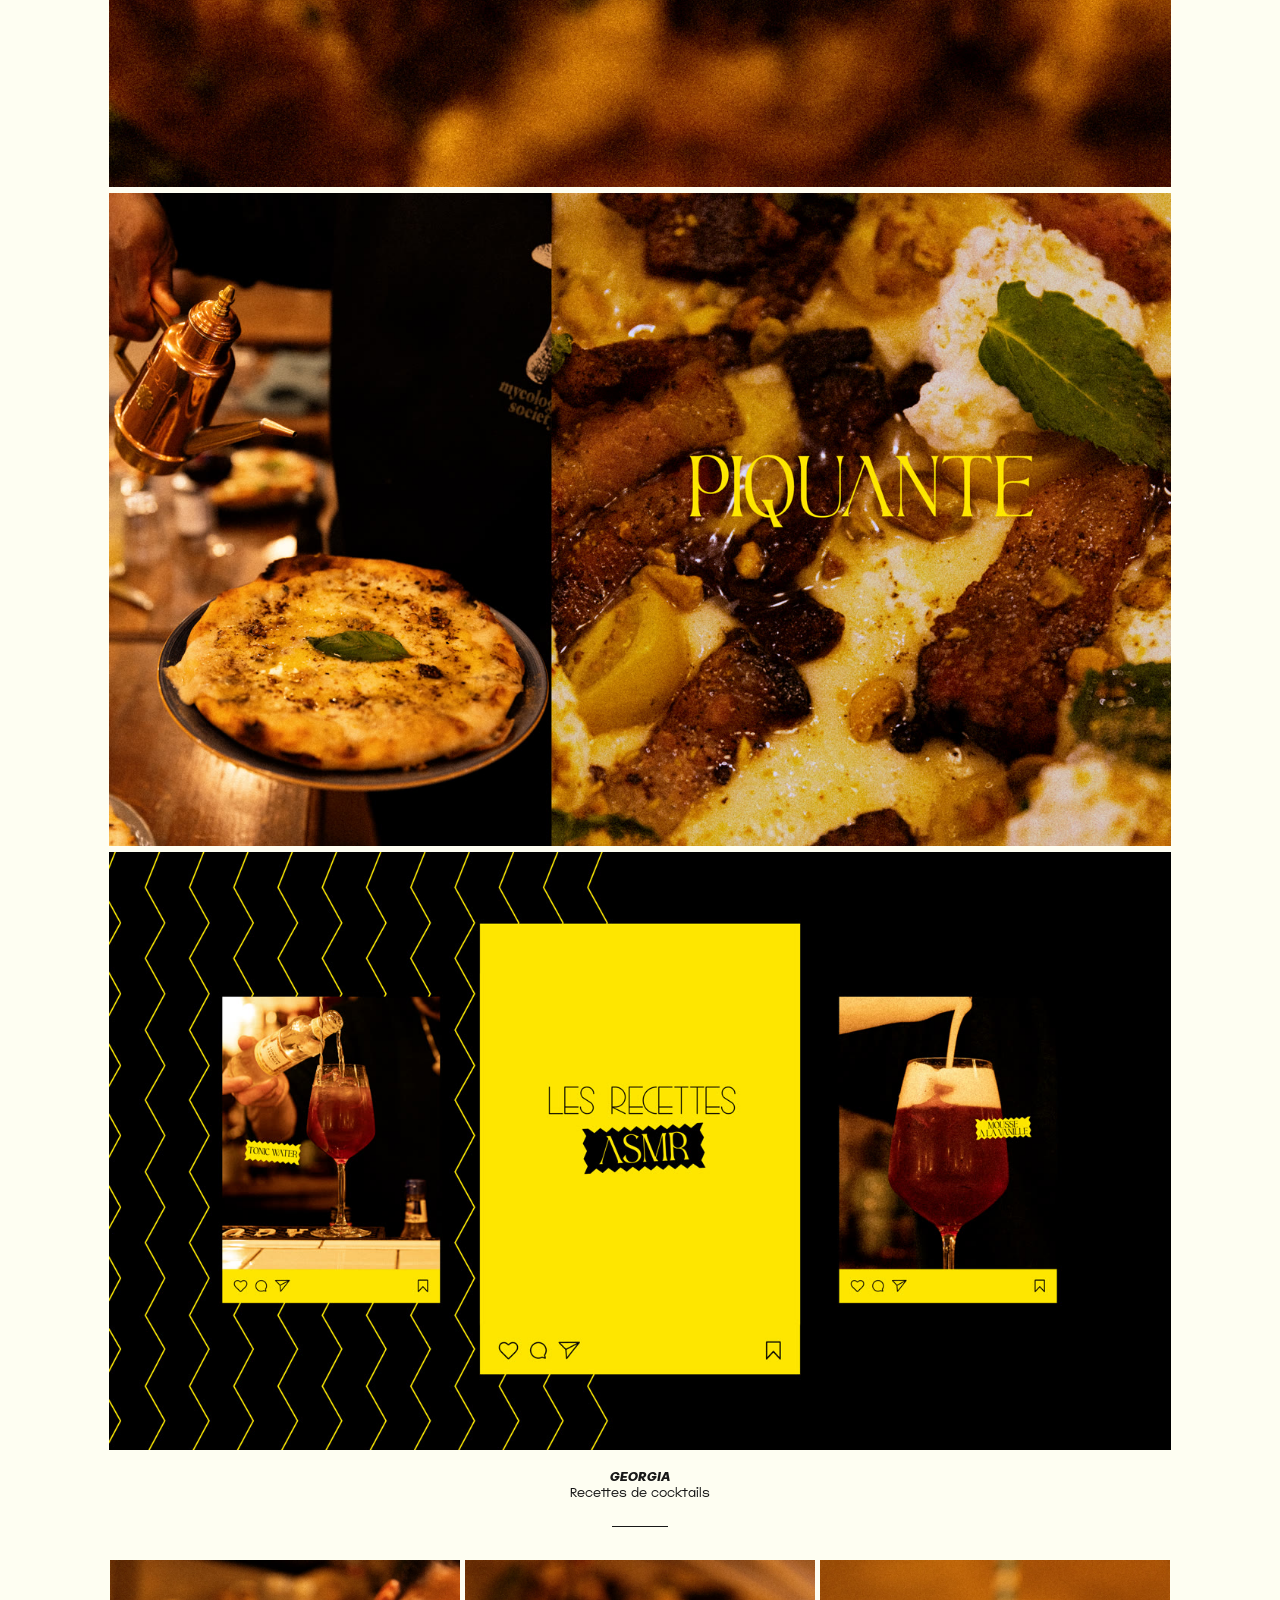
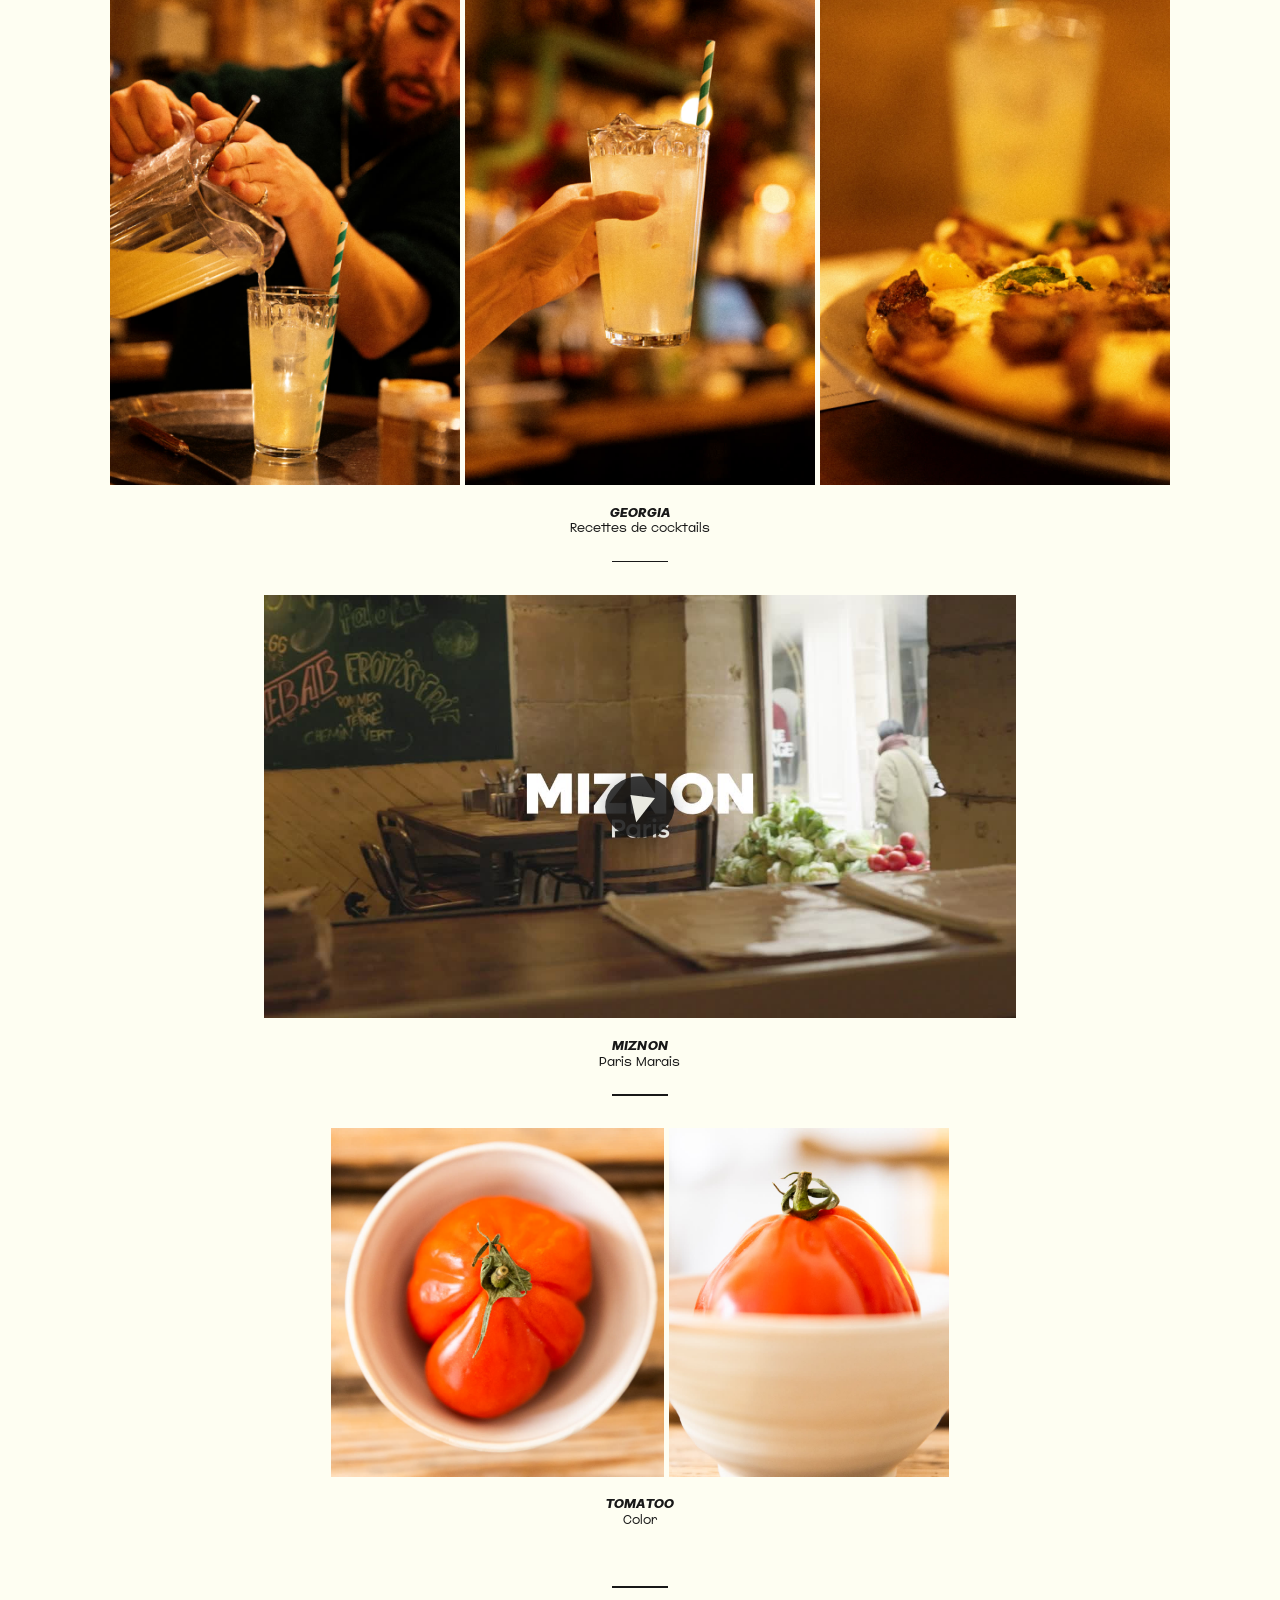
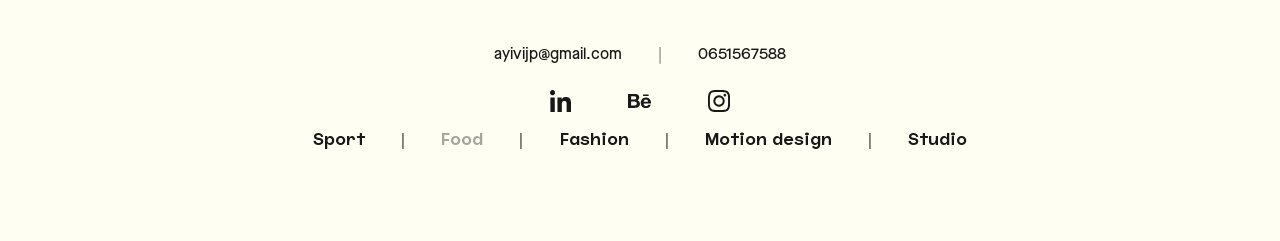
<file: food.html>
<!DOCTYPE html>
<html lang="fr" data-build="20261104-1135">
<head>
<meta charset="utf-8">
<meta http-equiv="Cache-Control" content="no-cache, no-store, must-revalidate">
<meta http-equiv="Pragma" content="no-cache">
<meta http-equiv="Expires" content="0">
<meta name="viewport" content="width=device-width, initial-scale=1">
<title>Food — JP AYIVI</title>
<meta name="description" content="Food — cocktails, pizze et films culinaires réalisés par JP AYIVI.">
<link rel="canonical" href="https://ayivijp.com/food">
<meta property="og:type" content="website">
<meta property="og:site_name" content="JP AYIVI">
<meta property="og:locale" content="fr_FR">
<meta property="og:url" content="https://ayivijp.com/food">
<meta property="og:title" content="Food — JP AYIVI">
<meta property="og:description" content="Food — cocktails, pizze et films culinaires réalisés par JP AYIVI.">
<meta property="og:image" content="https://ayivijp.com/media/og.jpg">
<meta property="og:image:width" content="1200">
<meta property="og:image:height" content="630">
<meta property="og:image:alt" content="JP AYIVI — Créateur d’images">
<meta name="twitter:card" content="summary_large_image">
<meta name="twitter:title" content="Food — JP AYIVI">
<meta name="twitter:description" content="Food — cocktails, pizze et films culinaires réalisés par JP AYIVI.">
<meta name="twitter:image" content="https://ayivijp.com/media/og.jpg">
<link rel="preload" href="assets/fonts/JumperPERSONALUSEONLY-Black.ttf" as="font" type="font/ttf" crossorigin>
<link rel="preload" href="assets/fonts/JumperPERSONALUSEONLY-Light.ttf" as="font" type="font/ttf" crossorigin>
<link rel="stylesheet" href="assets/css/style.css?v=76190314">
</head>
<body>
<div class="pastille-cursor" aria-hidden="true"><span>Show<br>Reeel</span></div>

<header class="site-header">
  <a class="brand" href="index.html">
    <div class="name">JP AYIVI</div>
    <div class="sub">Créateur d'images</div>
  </a>
    <button class="menu-toggle" type="button" aria-label="Ouvrir le menu">+Menu</button>
  <nav class="site-nav">
    <ul class="nav">
      <li><a href="index.html"><span class="plus">+</span>Home</a></li>
      <li class="nav-showreel"><a href="showreel.html"><span class="plus">+</span>Showreel</a></li>
      <li><a href="motion.html"><span class="plus">+</span>Motion design</a></li>
      <li><a href="evenementiel.html"><span class="plus">+</span>Événement</a></li>
      <li><a href="communication.html"><span class="plus">+</span>Communication</a></li>
      <li><a href="reseaux.html"><span class="plus">+</span>Réseaux Sociaux</a></li>
      <li><a href="about.html"><span class="plus">+</span>About</a></li>
    </ul>
  </nav>
</header>

<div class="gallery-wrap">
  <header class="page-head">
    <h1 class="page-title">Food</h1>
    <h2 class="page-sub">Films culinaires et cocktails</h2>
  </header>
  <section class="reel reel--large">

    <!-- Bloc 1 — GEORGIA : duo cocktails -->
    <figure class="reel-item">
      <div class="reel-duo reel-duo--portrait">
        <div class="reel-media"><video src="media/food_georgia_white.mp4" poster="media/poster_food_georgia_white.webp" playsinline preload="metadata"></video></div>
        <div class="reel-media"><video src="media/food_georgia_red.mp4" poster="media/poster_food_georgia_red.webp" playsinline preload="metadata"></video></div>
      </div>
      <figcaption class="reel-caption"><span class="client">GEORGIA</span><span class="desc">Recettes de cocktails</span></figcaption>
    </figure>

    <!-- Bloc 2 — bandeau GEORGIA : 50,59 % de la colonne, centré -->
    <figure class="reel-item reel-item--banner">
      <div class="reel-media"><img src="media/food_georgia_banner.jpg" alt="GEORGIA" loading="lazy"></div>
    </figure>

    <!-- Bloc 3 — PIZZE PIZZE PIZZE (planche collée) -->
    <figure class="reel-item reel-item--flush">
      <div class="reel-media"><img src="media/food_pizze.jpg" alt="Pizze" loading="lazy"></div>
    </figure>

    <!-- Bloc 4 — PIQUANTE (planche collée) -->
    <figure class="reel-item reel-item--flush">
      <div class="reel-media"><img src="media/food_piquante.jpg" alt="Piquante" loading="lazy"></div>
    </figure>

    <!-- Bloc 5 — LES RECETTES ASMR -->
    <figure class="reel-item">
      <div class="reel-media"><img src="media/food_asmr.jpg" alt="Les Recettes ASMR" loading="lazy"></div>
      <figcaption class="reel-caption"><span class="client">GEORGIA</span><span class="desc">Recettes de cocktails</span></figcaption>
    </figure>

    <!-- Bloc 6 — GEORGIA : triptyque -->
    <figure class="reel-item">
      <div class="reel-tri reel-tri--portrait">
        <div class="reel-media"><img src="media/food_tri1.jpg" alt="Barman versant une limonade dans un verre glacé, au comptoir" loading="lazy"></div>
        <div class="reel-media"><img src="media/food_tri2.jpg" alt="Main saisissant un verre de limonade à la paille rayée, au bar" loading="lazy"></div>
        <div class="reel-media"><img src="media/food_tri3.jpg" alt="Pizza servie sur un plat métallique et verre de limonade" loading="lazy"></div>
      </div>
      <figcaption class="reel-caption"><span class="client">GEORGIA</span><span class="desc">Recettes de cocktails</span></figcaption>
    </figure>

    <!-- Bloc 7 — MIZNON : 70,86 % de la colonne, centré -->
    <figure class="reel-item reel-item--miznon">
      <div class="reel-media"><video src="media/food_miznon.mp4" poster="media/poster_food_miznon.jpg" playsinline preload="metadata"></video></div>
      <figcaption class="reel-caption"><span class="client">MIZNON</span><span class="desc">Paris Marais</span></figcaption>
    </figure>

    <!-- Bloc 8 — TOMATOO : ensemble 58,16 %, cadrages d'origine -->
    <figure class="reel-item">
      <div class="reel-duo reel-duo--tomatoo">
        <div class="reel-media"><img src="media/food_tomato1.jpg" alt="Tomates cœur de bœuf dans un bol en céramique blanche, plan de travail en bois" loading="lazy"></div>
        <div class="reel-media"><img src="media/food_tomato2.jpg" alt="Tomate cœur de bœuf posée en équilibre sur un bol blanc, gros plan" loading="lazy"></div>
      </div>
      <figcaption class="reel-caption"><span class="client">TOMATOO</span><span class="desc">Color</span></figcaption>
    </figure>

  </section>
</div>


<footer class="site-footer">
  <div class="foot-contact">
    <a href="mailto:ayivijp@gmail.com">ayivijp@gmail.com</a>
    <span class="sep">|</span>
    <a href="tel:0651567588"><span class="num">0651567588</span></a>
  </div>

  <div class="foot-social">
    <a href="https://www.linkedin.com/in/jean-pierre-ayivi-791598267/" target="_blank" rel="noopener" aria-label="LinkedIn">
      <img class="ic ic--linkedin" src="assets/img/ic-linkedin.svg" alt="LinkedIn" width="101" height="101" loading="lazy">
    </a>
    <a href="https://www.behance.net/jpiesno9407cc" target="_blank" rel="noopener" aria-label="Behance">
      <img class="ic ic--behance" src="assets/img/ic-behance.svg" alt="Behance" width="110" height="68" loading="lazy">
    </a>
    <a href="https://www.instagram.com/ocrefilms/" target="_blank" rel="noopener" aria-label="Instagram">
      <img class="ic ic--instagram" src="assets/img/ic-instagram.svg" alt="Instagram" width="103" height="103" loading="lazy">
    </a>
  </div>

  <nav class="foot-nav">
    <a href="sport.html">Sport</a><span class="sep">|</span>
    <a class="is-current" href="food.html">Food</a><span class="sep">|</span>
    <a href="fashion.html">Fashion</a><span class="sep">|</span>
    <a href="motion.html">Motion design</a><span class="sep">|</span>
    <a href="studio.html">Studio</a>
  </nav>
</footer>

<script src="assets/js/cursor.js?v=0170b038"></script>
</body>
</html>
</file>
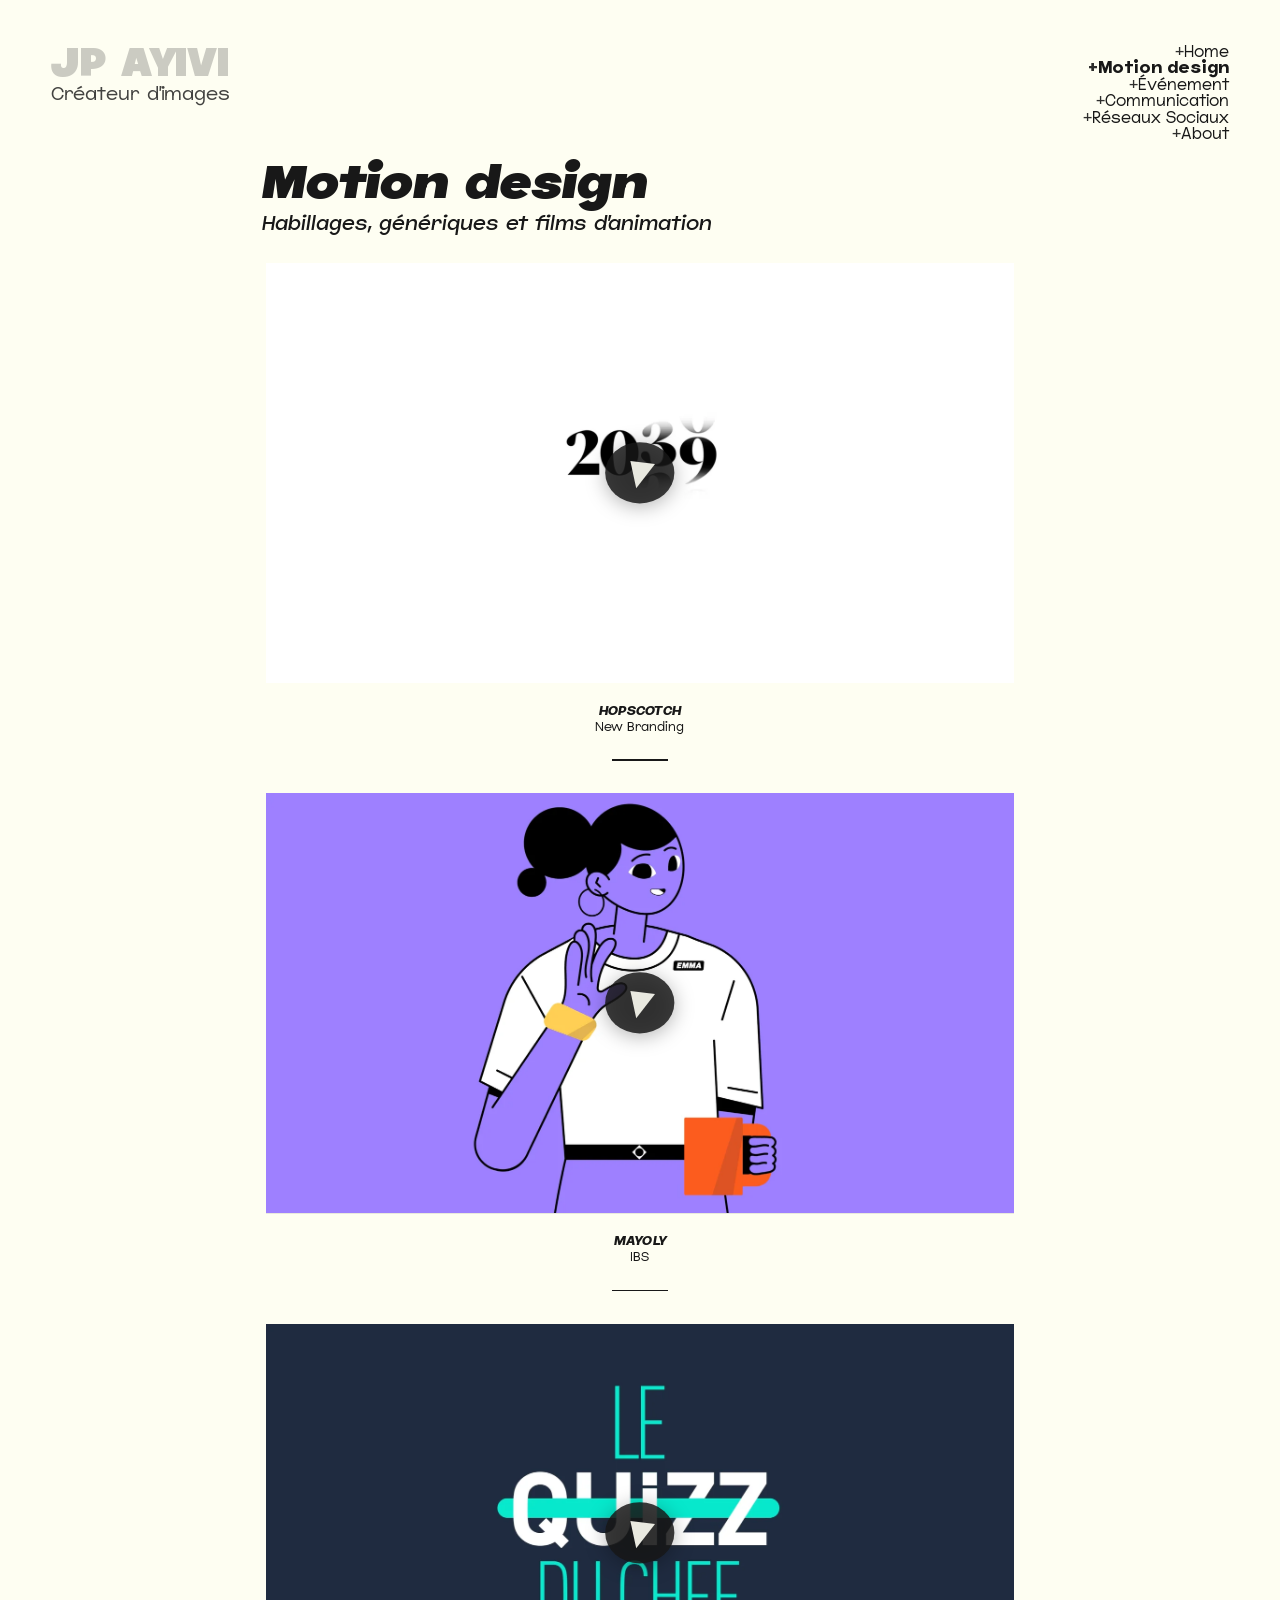
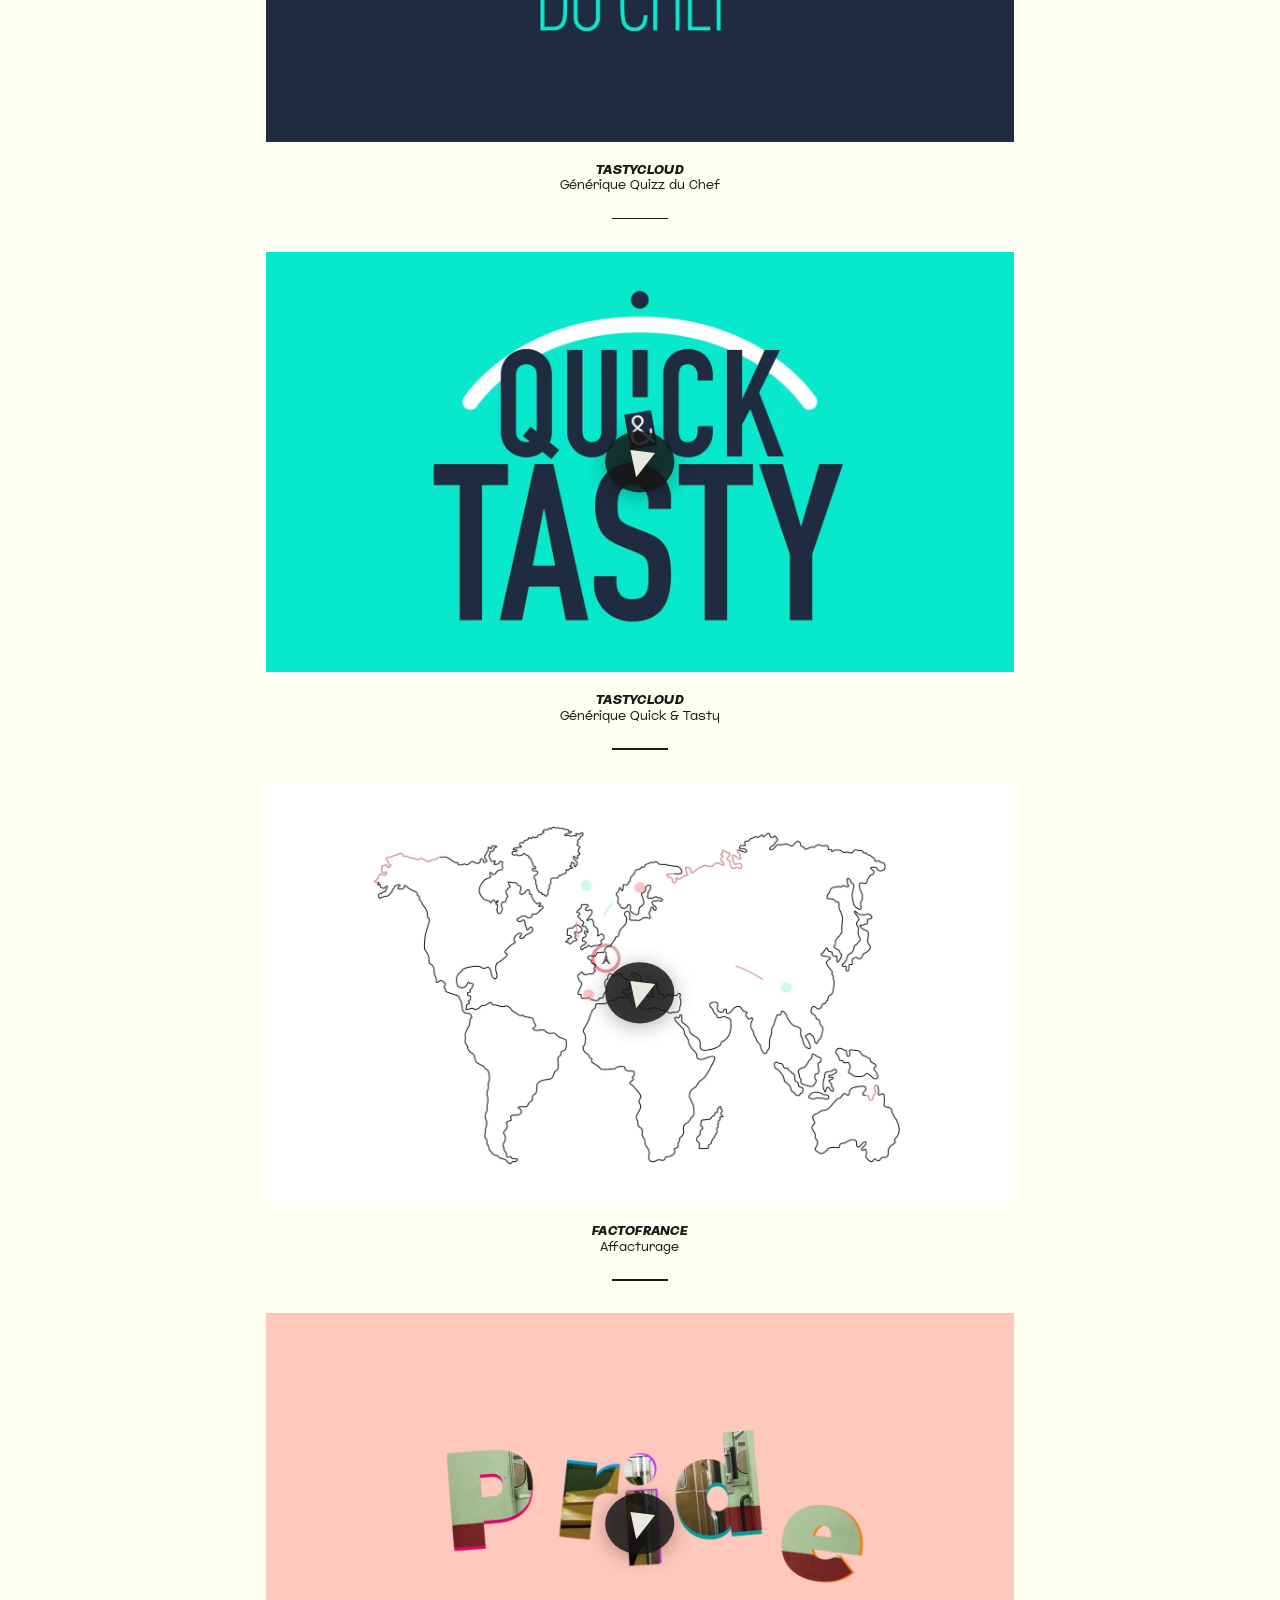
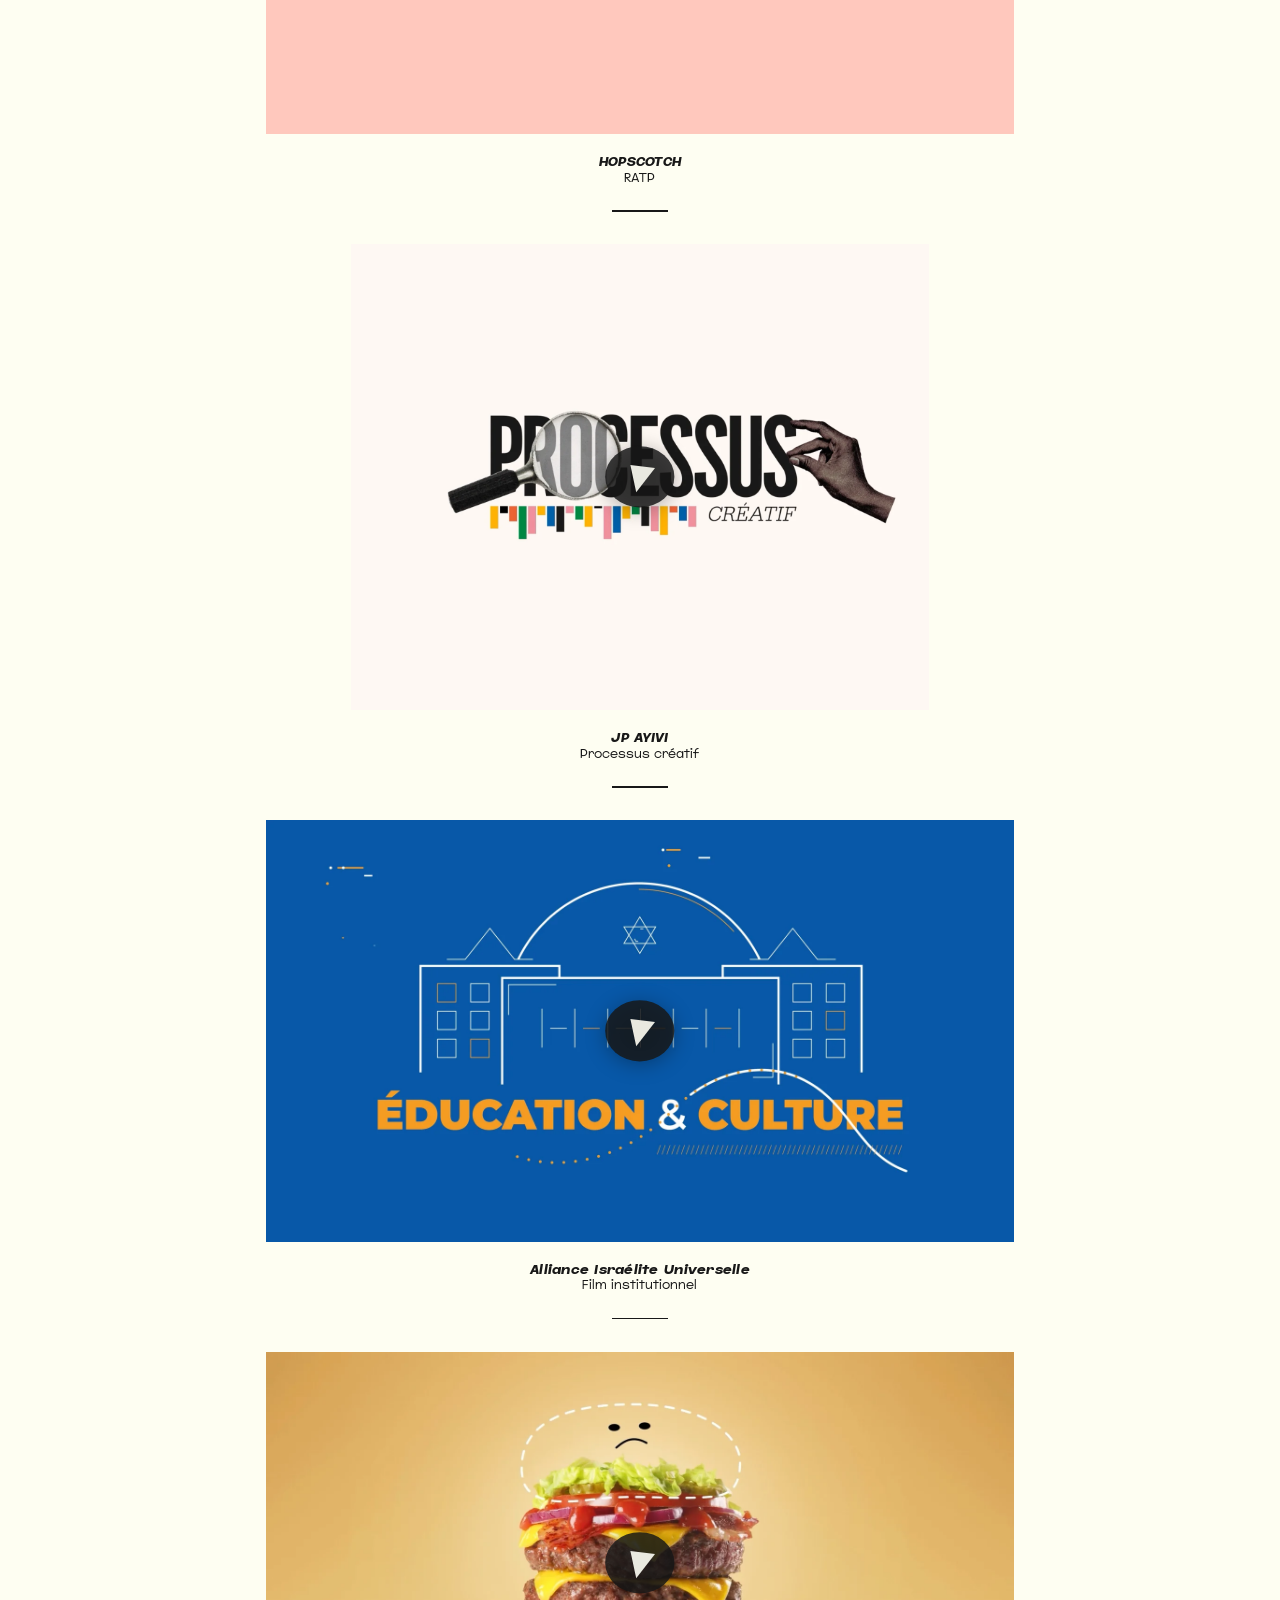
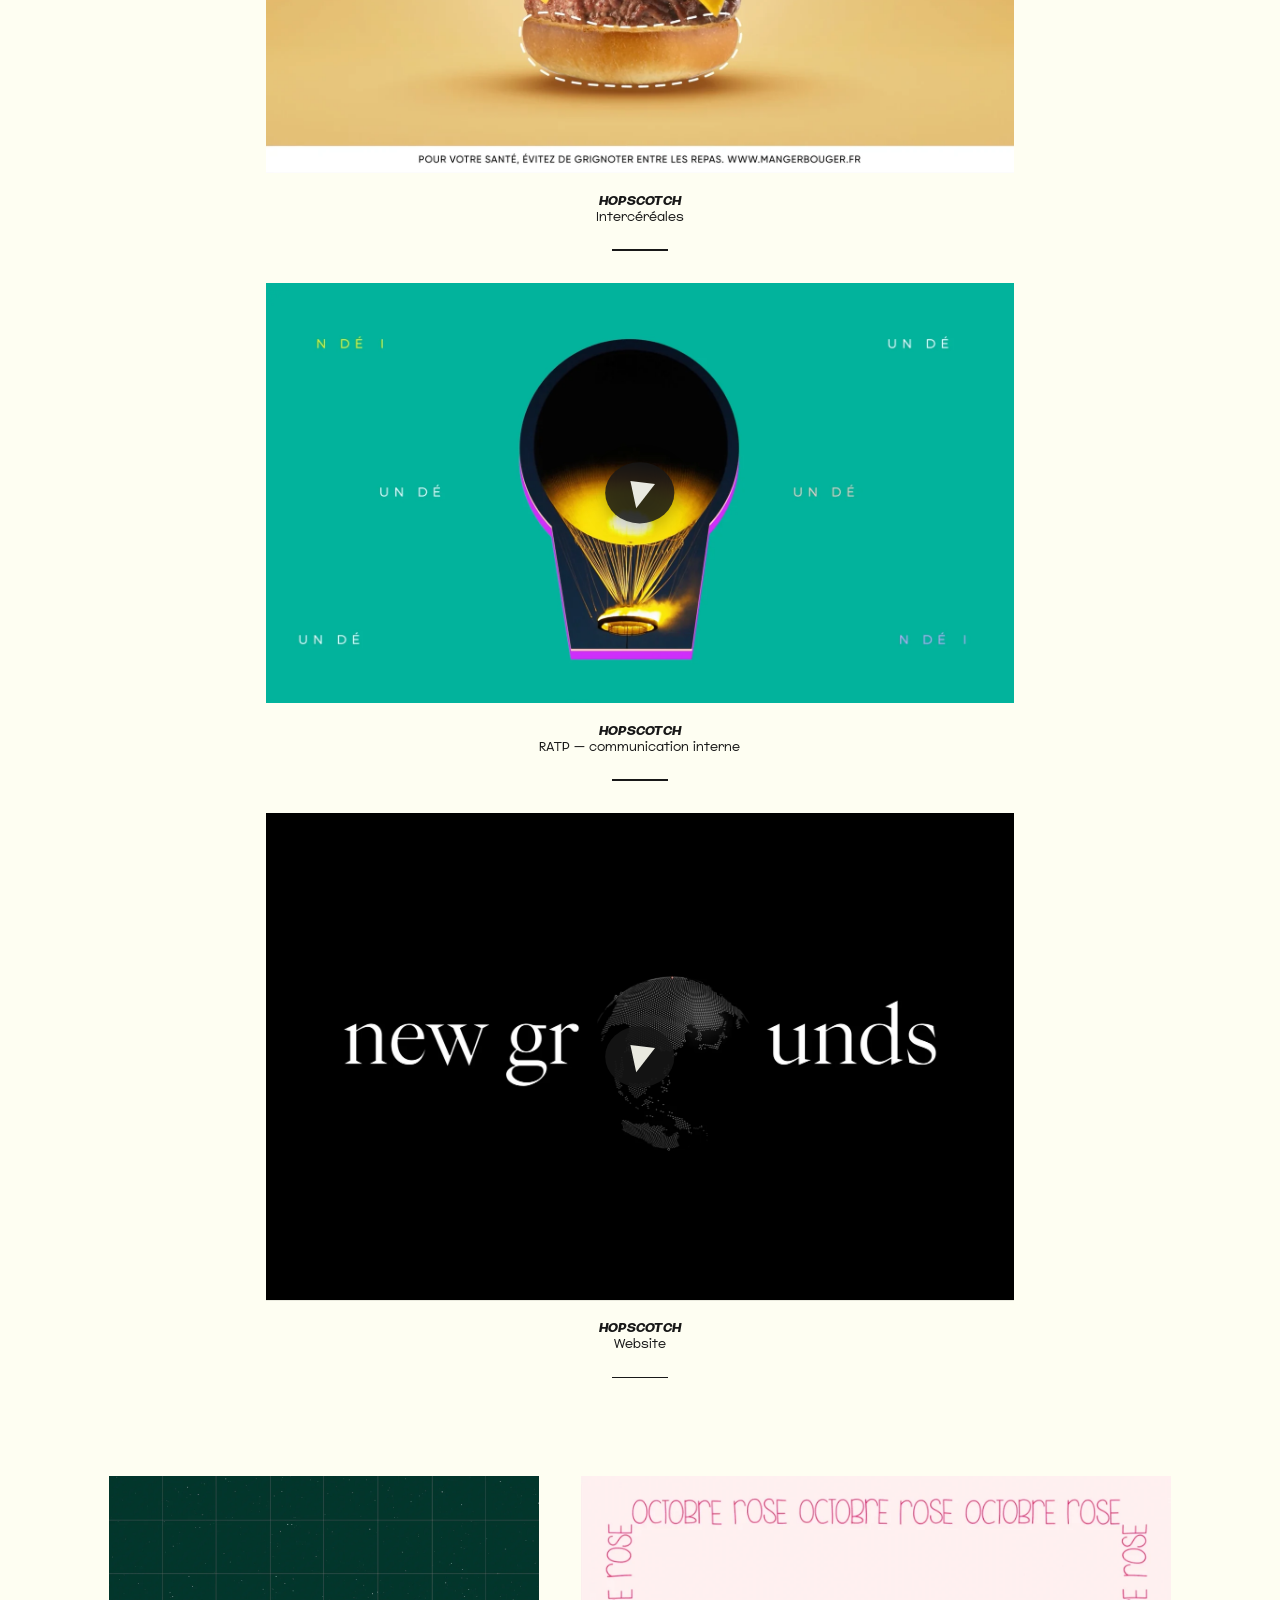
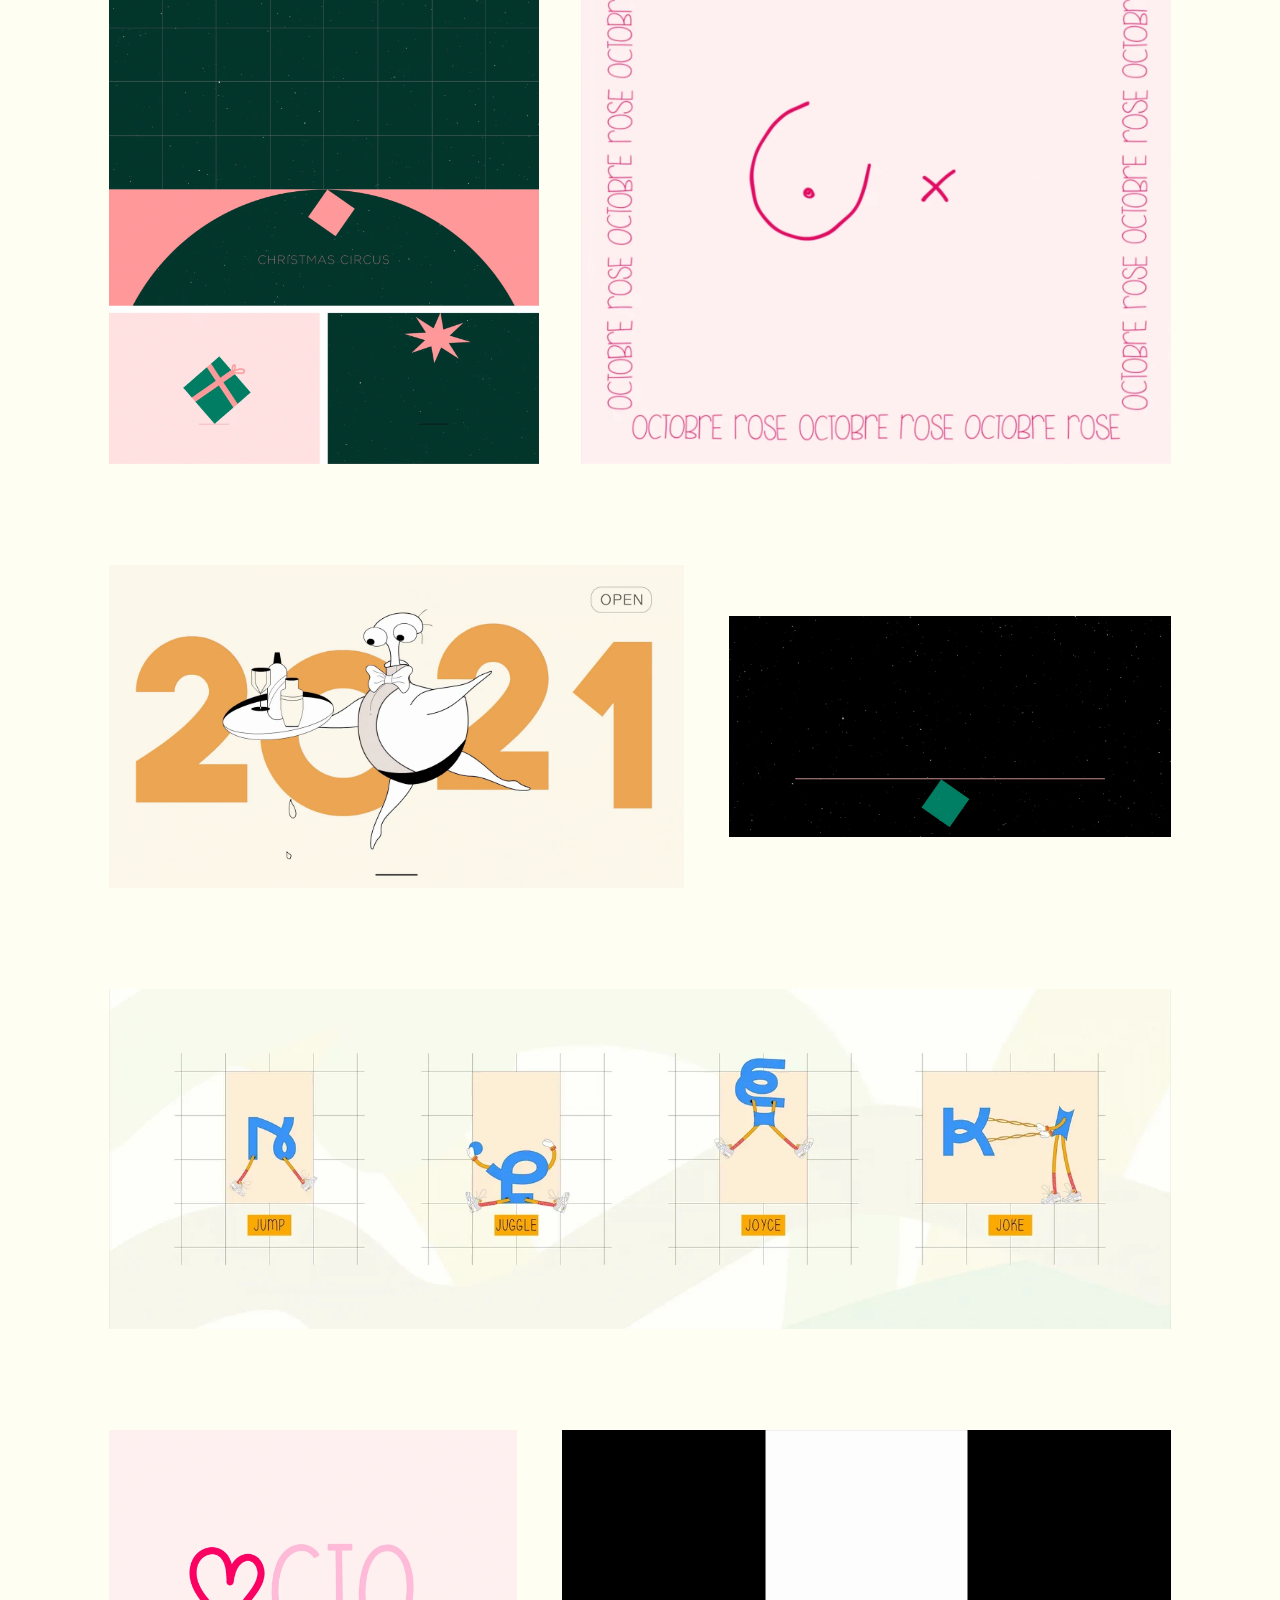
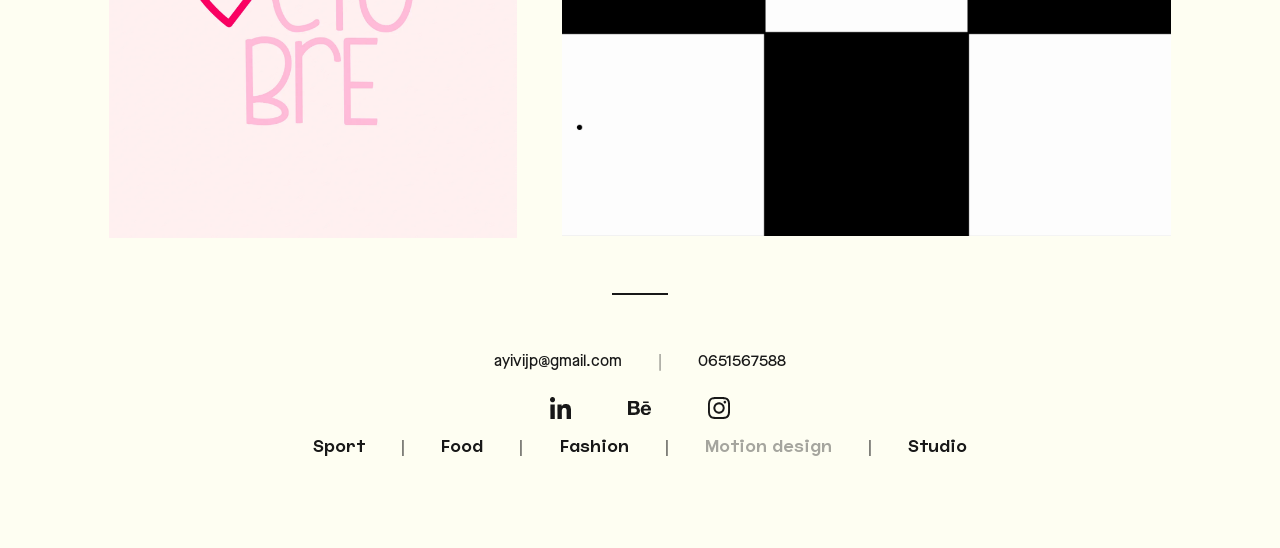
<file: motion.html>
<!DOCTYPE html>
<html lang="fr" data-build="20261104-1135">
<head>
<meta charset="utf-8">
<meta http-equiv="Cache-Control" content="no-cache, no-store, must-revalidate">
<meta http-equiv="Pragma" content="no-cache">
<meta http-equiv="Expires" content="0">
<meta name="viewport" content="width=device-width, initial-scale=1">
<title>Motion design — JP AYIVI</title>
<meta name="description" content="Motion design — habillages, génériques et films d'animation réalisés par JP AYIVI.">
<link rel="canonical" href="https://ayivijp.com/motion">
<meta property="og:type" content="website">
<meta property="og:site_name" content="JP AYIVI">
<meta property="og:locale" content="fr_FR">
<meta property="og:url" content="https://ayivijp.com/motion">
<meta property="og:title" content="Motion design — JP AYIVI">
<meta property="og:description" content="Motion design — habillages, génériques et films d'animation réalisés par JP AYIVI.">
<meta property="og:image" content="https://ayivijp.com/media/og.jpg">
<meta property="og:image:width" content="1200">
<meta property="og:image:height" content="630">
<meta property="og:image:alt" content="JP AYIVI — Créateur d’images">
<meta name="twitter:card" content="summary_large_image">
<meta name="twitter:title" content="Motion design — JP AYIVI">
<meta name="twitter:description" content="Motion design — habillages, génériques et films d'animation réalisés par JP AYIVI.">
<meta name="twitter:image" content="https://ayivijp.com/media/og.jpg">
<link rel="preload" href="assets/fonts/JumperPERSONALUSEONLY-Black.ttf" as="font" type="font/ttf" crossorigin>
<link rel="preload" href="assets/fonts/JumperPERSONALUSEONLY-Light.ttf" as="font" type="font/ttf" crossorigin>
<link rel="stylesheet" href="assets/css/style.css?v=76190314">
</head>
<body>
<div class="pastille-cursor" aria-hidden="true"><span>Show<br>Reeel</span></div>

<header class="site-header">
  <a class="brand" href="index.html">
    <div class="name">JP AYIVI</div>
    <div class="sub">Créateur d'images</div>
  </a>
    <button class="menu-toggle" type="button" aria-label="Ouvrir le menu">+Menu</button>
  <nav class="site-nav">
    <ul class="nav">
      <li><a href="index.html"><span class="plus">+</span>Home</a></li>
      <li class="nav-showreel"><a href="showreel.html"><span class="plus">+</span>Showreel</a></li>
      <li class="current"><a href="motion.html"><span class="plus">+</span>Motion design</a></li>
      <li><a href="evenementiel.html"><span class="plus">+</span>Événement</a></li>
      <li><a href="communication.html"><span class="plus">+</span>Communication</a></li>
      <li><a href="reseaux.html"><span class="plus">+</span>Réseaux Sociaux</a></li>
      <li><a href="about.html"><span class="plus">+</span>About</a></li>
    </ul>
  </nav>
</header>

<div class="gallery-wrap">
  <header class="page-head">
    <h1 class="page-title">Motion design</h1>
    <h2 class="page-sub">Habillages, génériques et films d'animation</h2>
  </header>
  <section class="reel reel--motion">

    <!-- Colonne étroite : 11 blocs légendés (44,44 % de la fenêtre) -->
    <div class="md-col">

      <figure class="reel-item">
        <div class="reel-media"><video src="media/md_01_hopscotch_branding.mp4" poster="media/poster_md_01_hopscotch_branding.webp" playsinline preload="none"></video></div>
        <figcaption class="reel-caption"><span class="client">HOPSCOTCH</span><span class="desc">New Branding</span></figcaption>
      </figure>

      <figure class="reel-item">
        <div class="reel-media"><video src="media/md_02_mayoly_ibs.mp4" poster="media/poster_md_02_mayoly_ibs.webp" playsinline preload="none"></video></div>
        <figcaption class="reel-caption"><span class="client">MAYOLY</span><span class="desc">IBS</span></figcaption>
      </figure>

      <figure class="reel-item">
        <div class="reel-media"><video src="media/md_03_tastycloud_quizz.mp4" poster="media/poster_md_03_tastycloud_quizz.webp" playsinline preload="none"></video></div>
        <figcaption class="reel-caption"><span class="client">TASTYCLOUD</span><span class="desc">Générique Quizz du Chef</span></figcaption>
      </figure>

      <figure class="reel-item">
        <div class="reel-media"><video src="media/md_04_tastycloud_quick.mp4" poster="media/poster_md_04_tastycloud_quick.webp" playsinline preload="none"></video></div>
        <figcaption class="reel-caption"><span class="client">TASTYCLOUD</span><span class="desc">Générique Quick &amp; Tasty</span></figcaption>
      </figure>

      <figure class="reel-item">
        <div class="reel-media"><video src="media/md_05_factofrance.mp4" poster="media/poster_md_05_factofrance.webp" playsinline preload="none"></video></div>
        <figcaption class="reel-caption"><span class="client">FACTOFRANCE</span><span class="desc">Affacturage</span></figcaption>
      </figure>

      <figure class="reel-item">
        <div class="reel-media"><video src="media/md_06_hopscotch_ratp.mp4" poster="media/poster_md_06_hopscotch_ratp.webp" playsinline preload="none"></video></div>
        <figcaption class="reel-caption"><span class="client">HOPSCOTCH</span><span class="desc">RATP</span></figcaption>
      </figure>

      <figure class="reel-item reel-item--narrow">
        <div class="reel-media"><video src="media/md_07_processus.mp4" poster="media/poster_md_07_processus.webp" playsinline preload="none"></video></div>
        <figcaption class="reel-caption"><span class="client">JP AYIVI</span><span class="desc">Processus créatif</span></figcaption>
      </figure>

      <figure class="reel-item">
        <div class="reel-media"><video src="media/md_08_alliance.mp4" poster="media/poster_md_08_alliance.webp" playsinline preload="none"></video></div>
        <figcaption class="reel-caption"><span class="client">Alliance Israélite Universelle</span><span class="desc">Film institutionnel</span></figcaption>
      </figure>

      <figure class="reel-item">
        <div class="reel-media"><video src="media/md_09_intercereales.mp4" poster="media/poster_md_09_intercereales.webp" playsinline preload="none"></video></div>
        <figcaption class="reel-caption"><span class="client">HOPSCOTCH</span><span class="desc">Intercéréales</span></figcaption>
      </figure>

      <figure class="reel-item">
        <div class="reel-media"><video src="media/md_10_ratp_interne.mp4" poster="media/poster_md_10_ratp_interne.webp" playsinline preload="none"></video></div>
        <figcaption class="reel-caption"><span class="client">HOPSCOTCH</span><span class="desc">RATP — communication interne</span></figcaption>
      </figure>

      <figure class="reel-item reel-item--crop154">
        <div class="reel-media"><video src="media/md_11_website.mp4" poster="media/poster_md_11_website.webp" playsinline preload="none"></video></div>
        <figcaption class="reel-caption"><span class="client">HOPSCOTCH</span><span class="desc">Website</span></figcaption>
      </figure>

    </div>

    <!-- Grille large : 4 rangées appariées, sans légende (63,12 % de la fenêtre) -->
    <div class="md-pairs">

      <div class="md-row md-row--a">
        <div class="reel-media reel-media--loop"><video src="media/md_15_christmas_mosaique.mp4" poster="media/poster_md_15_christmas_mosaique.webp" autoplay muted loop playsinline preload="none" aria-label="Christmas Circus 2023"></video></div>
        <div class="reel-media reel-media--loop"><video src="media/md_16_octobre_rose.mp4" poster="media/poster_md_16_octobre_rose.webp" autoplay muted loop playsinline preload="none" aria-label="Octobre Rose"></video></div>
      </div>

      <div class="md-row md-row--b">
        <div class="reel-media reel-media--loop"><video src="media/md_12_barman.mp4" poster="media/poster_md_12_barman.webp" autoplay muted loop playsinline preload="none" aria-label="Barman 2021 — animation"></video></div>
        <div class="reel-media reel-media--loop"><video src="media/md_17_christmas_horizontal.mp4" poster="media/poster_md_17_christmas_horizontal.webp" autoplay muted loop playsinline preload="none" aria-label="Christmas Circus 2023"></video></div>
      </div>

      <div class="md-row md-row--c">
        <div class="reel-media reel-media--loop"><video src="media/md_13_nike.mp4" poster="media/poster_md_13_nike.webp" autoplay muted loop playsinline preload="none" aria-label="HOPSCOTCH — animation typographique"></video></div>
      </div>

      <div class="md-row md-row--d">
        <div class="reel-media reel-media--loop"><video src="media/md_18_credit_agricole.mp4" poster="media/poster_md_18_credit_agricole.webp" autoplay muted loop playsinline preload="none" aria-label="Crédit Agricole — Octobre Rose"></video></div>
        <div class="reel-media reel-media--loop"><video src="media/md_14_ob_typo.mp4" poster="media/poster_md_14_ob_typo.webp" autoplay muted loop playsinline preload="none" aria-label="OB — animation typographique"></video></div>
      </div>

    </div>

  </section>
</div>


<footer class="site-footer">
  <div class="foot-contact">
    <a href="mailto:ayivijp@gmail.com">ayivijp@gmail.com</a>
    <span class="sep">|</span>
    <a href="tel:0651567588"><span class="num">0651567588</span></a>
  </div>

  <div class="foot-social">
    <a href="https://www.linkedin.com/in/jean-pierre-ayivi-791598267/" target="_blank" rel="noopener" aria-label="LinkedIn">
      <img class="ic ic--linkedin" src="assets/img/ic-linkedin.svg" alt="LinkedIn" width="101" height="101" loading="lazy">
    </a>
    <a href="https://www.behance.net/jpiesno9407cc" target="_blank" rel="noopener" aria-label="Behance">
      <img class="ic ic--behance" src="assets/img/ic-behance.svg" alt="Behance" width="110" height="68" loading="lazy">
    </a>
    <a href="https://www.instagram.com/ocrefilms/" target="_blank" rel="noopener" aria-label="Instagram">
      <img class="ic ic--instagram" src="assets/img/ic-instagram.svg" alt="Instagram" width="103" height="103" loading="lazy">
    </a>
  </div>

  <nav class="foot-nav">
    <a href="sport.html">Sport</a><span class="sep">|</span>
    <a href="food.html">Food</a><span class="sep">|</span>
    <a href="fashion.html">Fashion</a><span class="sep">|</span>
    <a class="is-current" href="motion.html">Motion design</a><span class="sep">|</span>
    <a href="studio.html">Studio</a>
  </nav>
</footer>

<script src="assets/js/cursor.js?v=0170b038"></script>
</body>
</html>
</file>
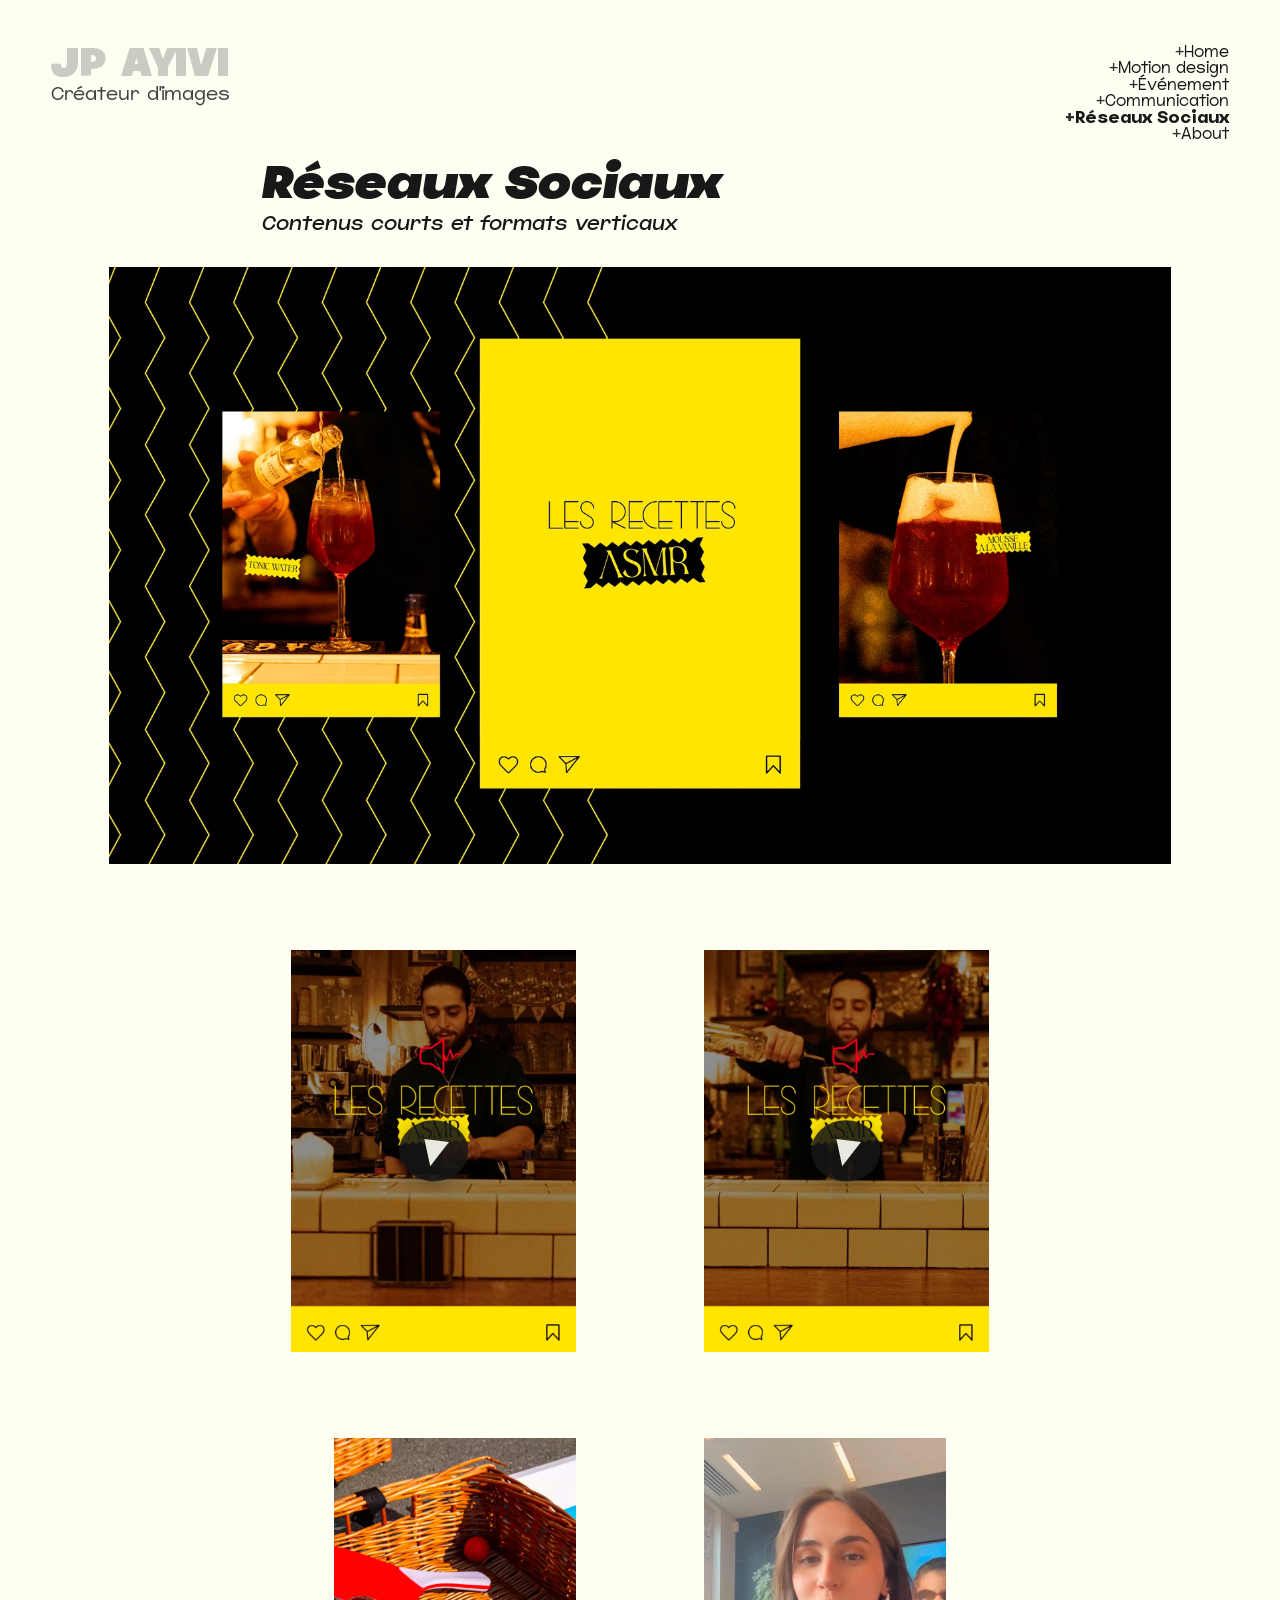
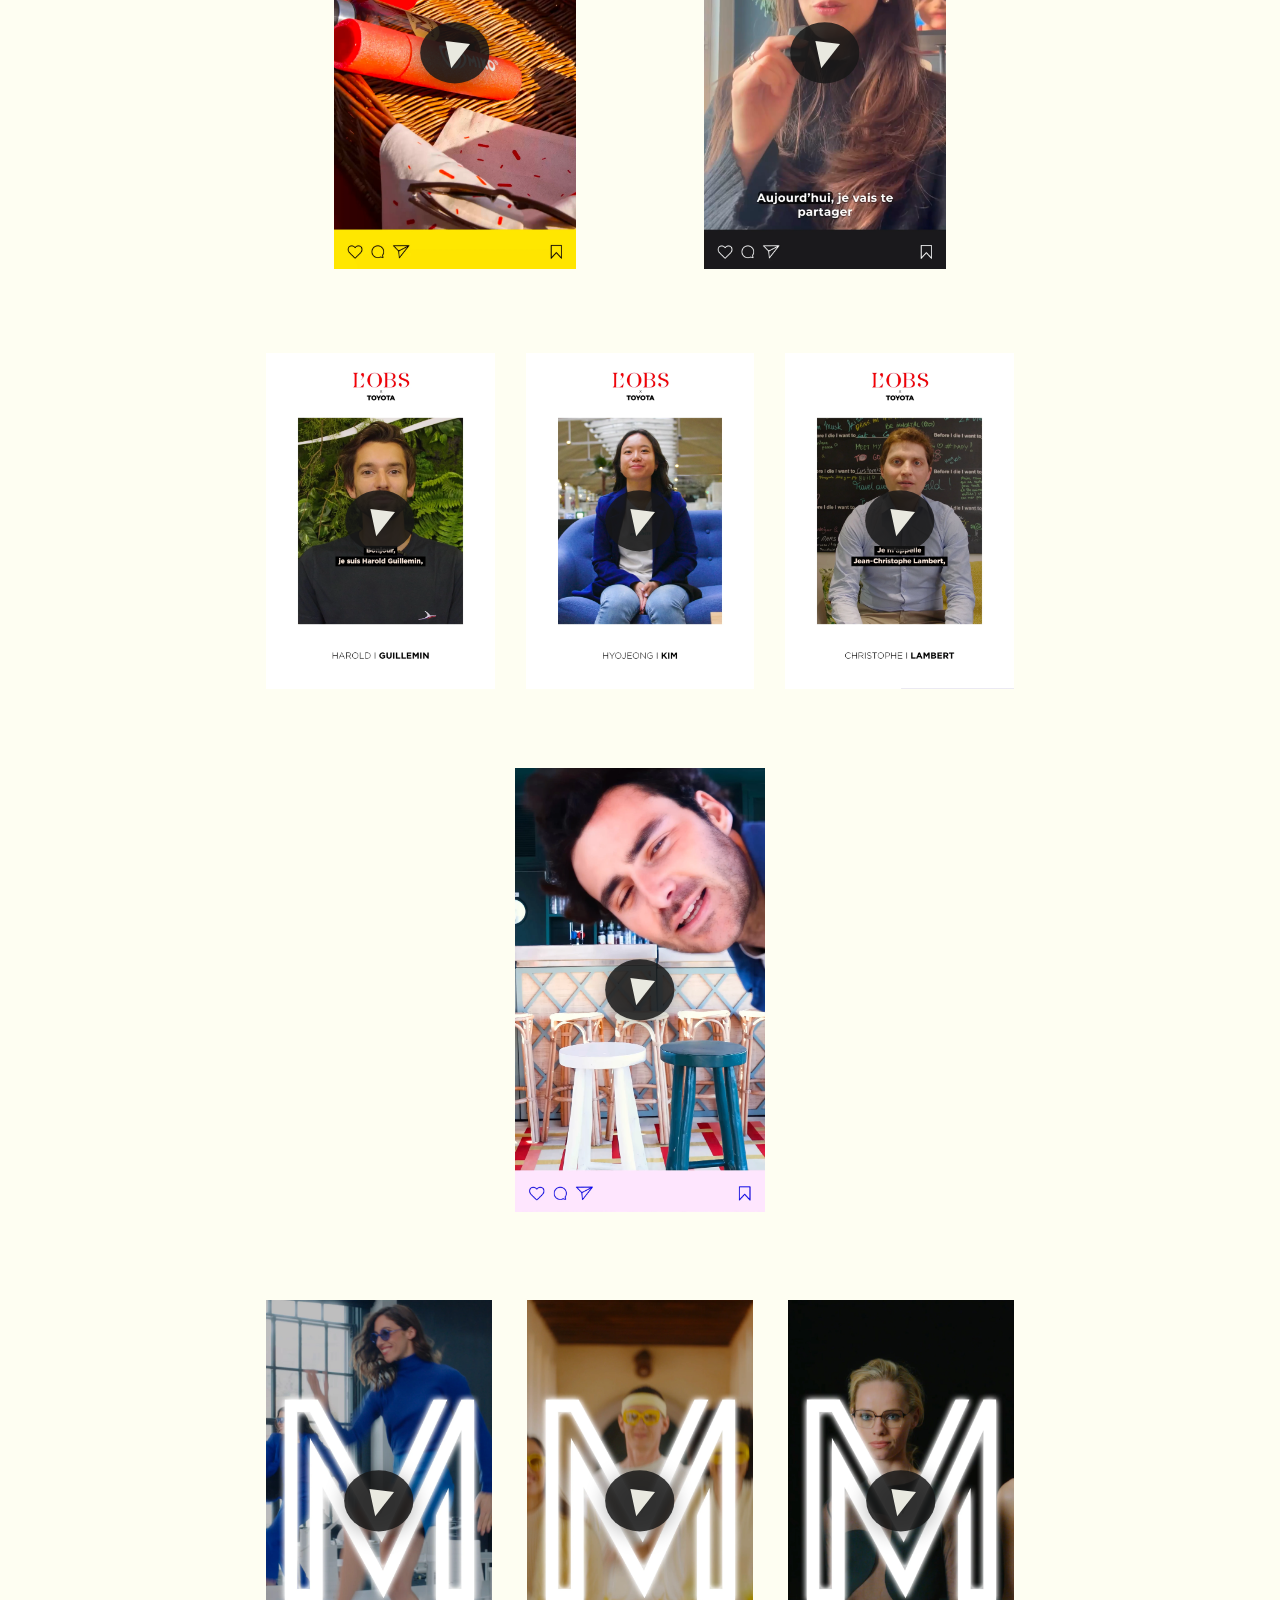
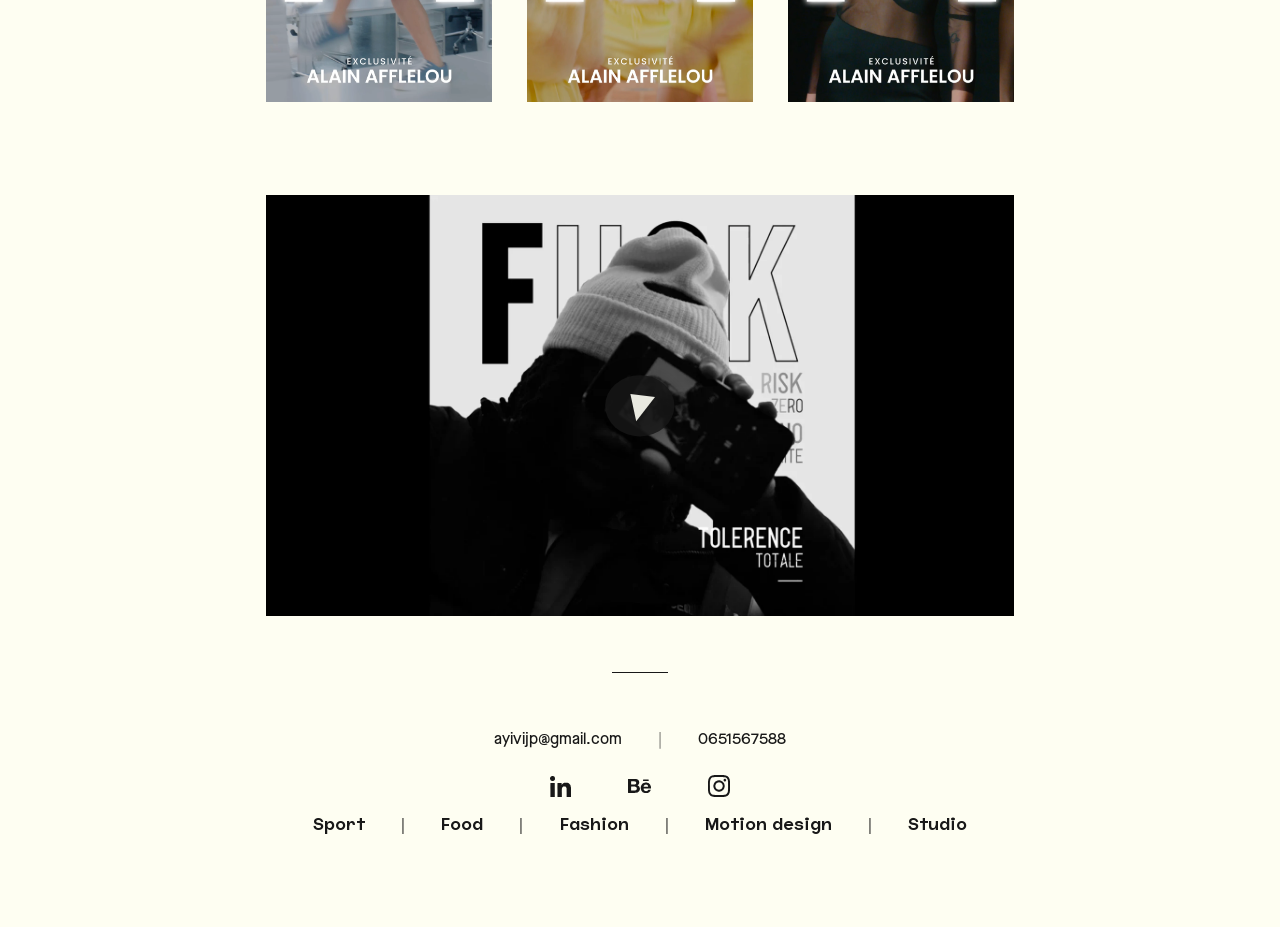
<file: reseaux.html>
<!DOCTYPE html>
<html lang="fr" data-build="20261104-1135">
<head>
<meta charset="utf-8">
<meta http-equiv="Cache-Control" content="no-cache, no-store, must-revalidate">
<meta http-equiv="Pragma" content="no-cache">
<meta http-equiv="Expires" content="0">
<meta name="viewport" content="width=device-width, initial-scale=1">
<title>Réseaux Sociaux — JP AYIVI</title>
<meta name="description" content="Réseaux Sociaux — contenus courts, formats verticaux et campagnes social media réalisés par JP AYIVI.">
<link rel="canonical" href="https://ayivijp.com/reseaux">
<meta property="og:type" content="website">
<meta property="og:site_name" content="JP AYIVI">
<meta property="og:locale" content="fr_FR">
<meta property="og:url" content="https://ayivijp.com/reseaux">
<meta property="og:title" content="Réseaux Sociaux — JP AYIVI">
<meta property="og:description" content="Réseaux Sociaux — contenus courts, formats verticaux et campagnes social media réalisés par JP AYIVI.">
<meta property="og:image" content="https://ayivijp.com/media/og.jpg">
<meta property="og:image:width" content="1200">
<meta property="og:image:height" content="630">
<meta property="og:image:alt" content="JP AYIVI — Créateur d’images">
<meta name="twitter:card" content="summary_large_image">
<meta name="twitter:title" content="Réseaux Sociaux — JP AYIVI">
<meta name="twitter:description" content="Réseaux Sociaux — contenus courts, formats verticaux et campagnes social media réalisés par JP AYIVI.">
<meta name="twitter:image" content="https://ayivijp.com/media/og.jpg">
<link rel="preload" href="assets/fonts/JumperPERSONALUSEONLY-Black.ttf" as="font" type="font/ttf" crossorigin>
<link rel="preload" href="assets/fonts/JumperPERSONALUSEONLY-Light.ttf" as="font" type="font/ttf" crossorigin>
<link rel="stylesheet" href="assets/css/style.css?v=76190314">
</head>
<body>
<div class="pastille-cursor" aria-hidden="true"><span>Show<br>Reeel</span></div>

<header class="site-header">
  <a class="brand" href="index.html">
    <div class="name">JP AYIVI</div>
    <div class="sub">Créateur d'images</div>
  </a>
    <button class="menu-toggle" type="button" aria-label="Ouvrir le menu">+Menu</button>
  <nav class="site-nav">
    <ul class="nav">
      <li><a href="index.html"><span class="plus">+</span>Home</a></li>
      <li class="nav-showreel"><a href="showreel.html"><span class="plus">+</span>Showreel</a></li>
      <li><a href="motion.html"><span class="plus">+</span>Motion design</a></li>
      <li><a href="evenementiel.html"><span class="plus">+</span>Événement</a></li>
      <li><a href="communication.html"><span class="plus">+</span>Communication</a></li>
      <li class="current"><a href="reseaux.html"><span class="plus">+</span>Réseaux Sociaux</a></li>
      <li><a href="about.html"><span class="plus">+</span>About</a></li>
    </ul>
  </nav>
</header>

<div class="gallery-wrap">
  <header class="page-head">
    <h1 class="page-title">Réseaux Sociaux</h1>
    <h2 class="page-sub">Contenus courts et formats verticaux</h2>
  </header>

  <section class="rs">

    <!-- R1 — bandeau « Les Recettes ASMR » (visuel Behance d'origine) -->
    <figure class="rs-band">
      <img src="media/rs_behance.webp" alt="Les Recettes ASMR — Georgia" loading="lazy">
    </figure>

    <!-- R2 — Les Recettes ASMR : les deux plans de bar -->
    <div class="rs-row rs-row--duoA">
      <figure class="rs-post">
        <div class="rs-media"><video src="media/rs_asmr_1.mp4" poster="media/poster_rs_asmr_left.webp" playsinline preload="none"></video></div>
      </figure>
      <figure class="rs-post">
        <div class="rs-media"><video src="media/rs_asmr_3.mp4" poster="media/poster_rs_asmr_right.webp" playsinline preload="none"></video></div>
      </figure>
    </div>

    <!-- R3 — Miko + Masterclass Afflelou -->
    <div class="rs-row rs-row--duoB">
      <figure class="rs-post">
        <div class="rs-media"><video src="media/rs_asmr_2.mp4" poster="media/poster_rs_miko.webp" playsinline preload="none"></video></div>
      </figure>
      <figure class="rs-post">
        <div class="rs-media"><video src="media/rs_banger.mp4" poster="media/poster_rs_selfie.webp" playsinline preload="none"></video></div>
      </figure>
    </div>

    <!-- R4 — L'OBS × Toyota (habillage inclus dans les vidéos) -->
    <div class="rs-row rs-row--obs">
      <figure class="rs-post">
        <div class="rs-media"><video src="media/rs_obs_guillemin.mp4" poster="media/poster_rs_obs_guillemin.webp" playsinline preload="none"></video></div>
      </figure>
      <figure class="rs-post">
        <div class="rs-media"><video src="media/rs_obs_kim.mp4" poster="media/poster_rs_obs_kim.webp" playsinline preload="none"></video></div>
      </figure>
      <figure class="rs-post">
        <div class="rs-media"><video src="media/rs_obs_lambert.mp4" poster="media/poster_rs_obs_lambert.webp" playsinline preload="none"></video></div>
      </figure>
    </div>

    <!-- R5 — Bonotte, post unique centré -->
    <div class="rs-row rs-row--solo">
      <figure class="rs-post">
        <div class="rs-media"><video src="media/rs_bonotte.mp4" poster="media/poster_rs_bonotte2.webp" playsinline preload="none"></video></div>
      </figure>
    </div>

    <!-- R6 — Alain Afflelou « Magic Clip » -->
    <div class="rs-row rs-row--trio">
      <figure class="rs-post">
        <div class="rs-media"><video src="media/rs_afflelou_bleu.mp4" poster="media/poster_rs_magic_bleu.webp" playsinline preload="none"></video></div>
      </figure>
      <figure class="rs-post">
        <div class="rs-media"><video src="media/rs_afflelou_jaune.mp4" poster="media/poster_rs_magic_jaune.webp" playsinline preload="none"></video></div>
      </figure>
      <figure class="rs-post">
        <div class="rs-media"><video src="media/rs_afflelou_noir.mp4" poster="media/poster_rs_magic_noir.webp" playsinline preload="none"></video></div>
      </figure>
    </div>

    <!-- R7 — Jimmy & Dyclo, format large -->
    <div class="rs-row rs-row--wide">
      <figure class="rs-post">
        <div class="rs-media"><video src="media/rs_jimmy.mp4" poster="media/poster_rs_photographe.webp" playsinline preload="none"></video></div>
      </figure>
    </div>

  </section>
</div>


<footer class="site-footer">
  <div class="foot-contact">
    <a href="mailto:ayivijp@gmail.com">ayivijp@gmail.com</a>
    <span class="sep">|</span>
    <a href="tel:0651567588"><span class="num">0651567588</span></a>
  </div>

  <div class="foot-social">
    <a href="https://www.linkedin.com/in/jean-pierre-ayivi-791598267/" target="_blank" rel="noopener" aria-label="LinkedIn">
      <img class="ic ic--linkedin" src="assets/img/ic-linkedin.svg" alt="LinkedIn" width="101" height="101" loading="lazy">
    </a>
    <a href="https://www.behance.net/jpiesno9407cc" target="_blank" rel="noopener" aria-label="Behance">
      <img class="ic ic--behance" src="assets/img/ic-behance.svg" alt="Behance" width="110" height="68" loading="lazy">
    </a>
    <a href="https://www.instagram.com/ocrefilms/" target="_blank" rel="noopener" aria-label="Instagram">
      <img class="ic ic--instagram" src="assets/img/ic-instagram.svg" alt="Instagram" width="103" height="103" loading="lazy">
    </a>
  </div>

  <nav class="foot-nav">
    <a href="sport.html">Sport</a><span class="sep">|</span>
    <a href="food.html">Food</a><span class="sep">|</span>
    <a href="fashion.html">Fashion</a><span class="sep">|</span>
    <a href="motion.html">Motion design</a><span class="sep">|</span>
    <a href="studio.html">Studio</a>
  </nav>
</footer>

<script src="assets/js/cursor.js?v=0170b038"></script>
</body>
</html>
</file>
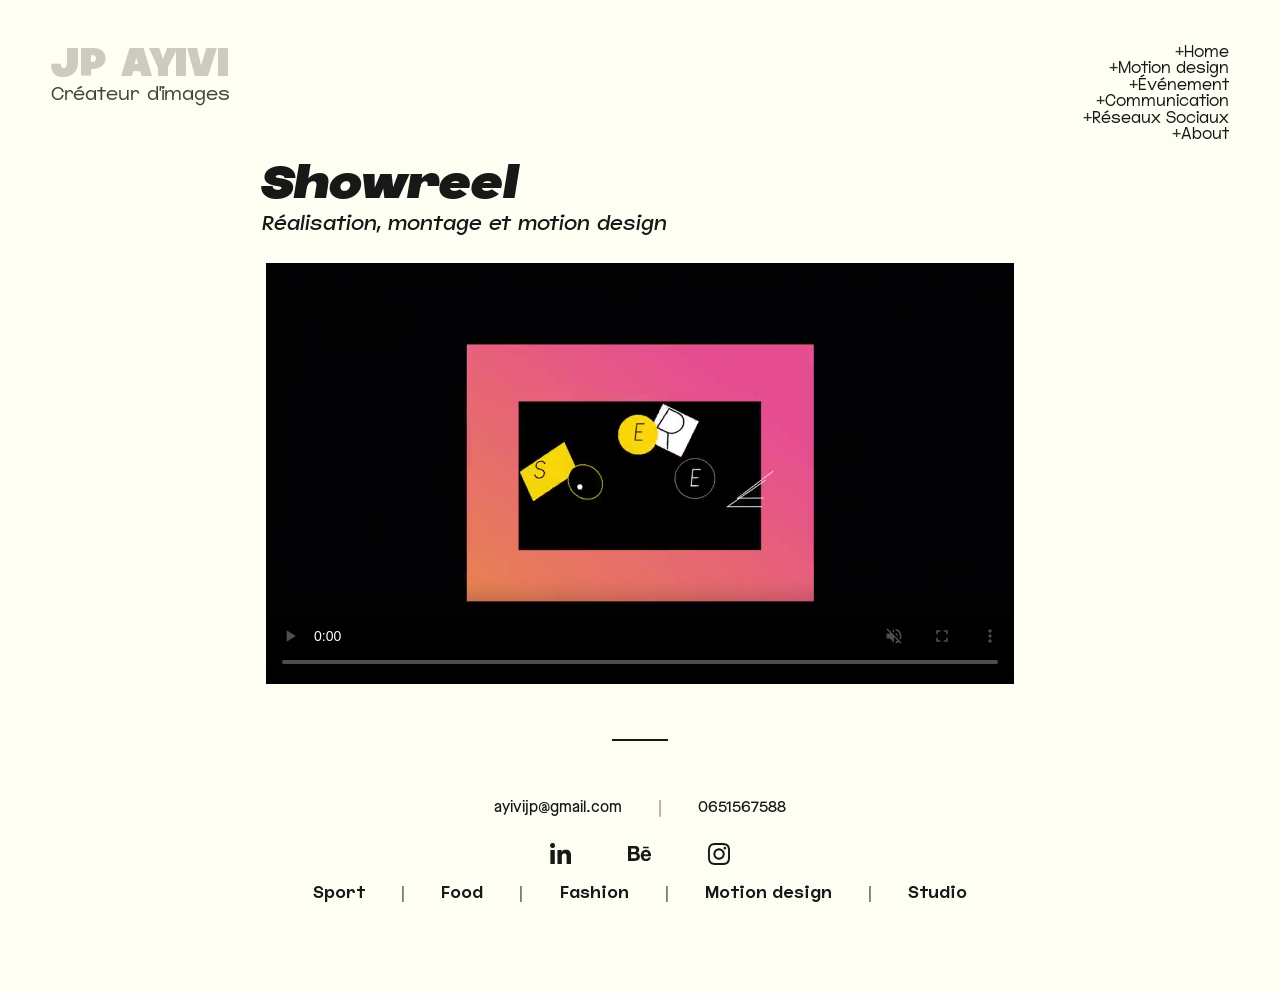
<file: showreel.html>
<!DOCTYPE html>
<html lang="fr" data-build="20261104-1135">
<head>
<meta charset="utf-8">
<meta http-equiv="Cache-Control" content="no-cache, no-store, must-revalidate">
<meta http-equiv="Pragma" content="no-cache">
<meta http-equiv="Expires" content="0">
<meta name="viewport" content="width=device-width, initial-scale=1">
<title>Showreel — JP AYIVI</title>
<meta name="description" content="Showreel de JP AYIVI — réalisation, montage et motion design.">
<link rel="canonical" href="https://ayivijp.com/showreel">
<meta property="og:type" content="website">
<meta property="og:site_name" content="JP AYIVI">
<meta property="og:locale" content="fr_FR">
<meta property="og:url" content="https://ayivijp.com/showreel">
<meta property="og:title" content="Showreel — JP AYIVI">
<meta property="og:description" content="Showreel de JP AYIVI — réalisation, montage et motion design.">
<meta property="og:image" content="https://ayivijp.com/media/og.jpg">
<meta property="og:image:width" content="1200">
<meta property="og:image:height" content="630">
<meta property="og:image:alt" content="JP AYIVI — Créateur d’images">
<meta name="twitter:card" content="summary_large_image">
<meta name="twitter:title" content="Showreel — JP AYIVI">
<meta name="twitter:description" content="Showreel de JP AYIVI — réalisation, montage et motion design.">
<meta name="twitter:image" content="https://ayivijp.com/media/og.jpg">
<link rel="preload" href="assets/fonts/JumperPERSONALUSEONLY-Black.ttf" as="font" type="font/ttf" crossorigin>
<link rel="preload" href="assets/fonts/JumperPERSONALUSEONLY-Light.ttf" as="font" type="font/ttf" crossorigin>
<link rel="stylesheet" href="assets/css/style.css?v=76190314">
</head>
<body>
<div class="pastille-cursor" aria-hidden="true"><span>Show<br>Reeel</span></div>

<header class="site-header">
  <a class="brand" href="index.html">
    <div class="name">JP AYIVI</div>
    <div class="sub">Créateur d'images</div>
  </a>
    <button class="menu-toggle" type="button" aria-label="Ouvrir le menu">+Menu</button>
  <nav class="site-nav">
    <ul class="nav">
      <li><a href="index.html"><span class="plus">+</span>Home</a></li>
      <li class="current nav-showreel"><a href="showreel.html"><span class="plus">+</span>Showreel</a></li>
      <li><a href="motion.html"><span class="plus">+</span>Motion design</a></li>
      <li><a href="evenementiel.html"><span class="plus">+</span>Événement</a></li>
      <li><a href="communication.html"><span class="plus">+</span>Communication</a></li>
      <li><a href="reseaux.html"><span class="plus">+</span>Réseaux Sociaux</a></li>
      <li><a href="about.html"><span class="plus">+</span>About</a></li>
    </ul>
  </nav>
</header>

<div class="gallery-wrap">
  <header class="page-head">
    <h1 class="page-title">Showreel</h1>
    <h2 class="page-sub">Réalisation, montage et motion design</h2>
  </header>
  <section class="showreel-stage">
    <video src="media/showreel.mp4" poster="media/poster_showreel.jpg" autoplay muted loop playsinline controls preload="metadata"></video>
  </section>
</div>


<footer class="site-footer">
  <div class="foot-contact">
    <a href="mailto:ayivijp@gmail.com">ayivijp@gmail.com</a>
    <span class="sep">|</span>
    <a href="tel:0651567588"><span class="num">0651567588</span></a>
  </div>

  <div class="foot-social">
    <a href="https://www.linkedin.com/in/jean-pierre-ayivi-791598267/" target="_blank" rel="noopener" aria-label="LinkedIn">
      <img class="ic ic--linkedin" src="assets/img/ic-linkedin.svg" alt="LinkedIn" width="101" height="101" loading="lazy">
    </a>
    <a href="https://www.behance.net/jpiesno9407cc" target="_blank" rel="noopener" aria-label="Behance">
      <img class="ic ic--behance" src="assets/img/ic-behance.svg" alt="Behance" width="110" height="68" loading="lazy">
    </a>
    <a href="https://www.instagram.com/ocrefilms/" target="_blank" rel="noopener" aria-label="Instagram">
      <img class="ic ic--instagram" src="assets/img/ic-instagram.svg" alt="Instagram" width="103" height="103" loading="lazy">
    </a>
  </div>

  <nav class="foot-nav">
    <a href="sport.html">Sport</a><span class="sep">|</span>
    <a href="food.html">Food</a><span class="sep">|</span>
    <a href="fashion.html">Fashion</a><span class="sep">|</span>
    <a href="motion.html">Motion design</a><span class="sep">|</span>
    <a href="studio.html">Studio</a>
  </nav>
</footer>

<script src="assets/js/cursor.js?v=0170b038"></script>
</body>
</html>
</file>
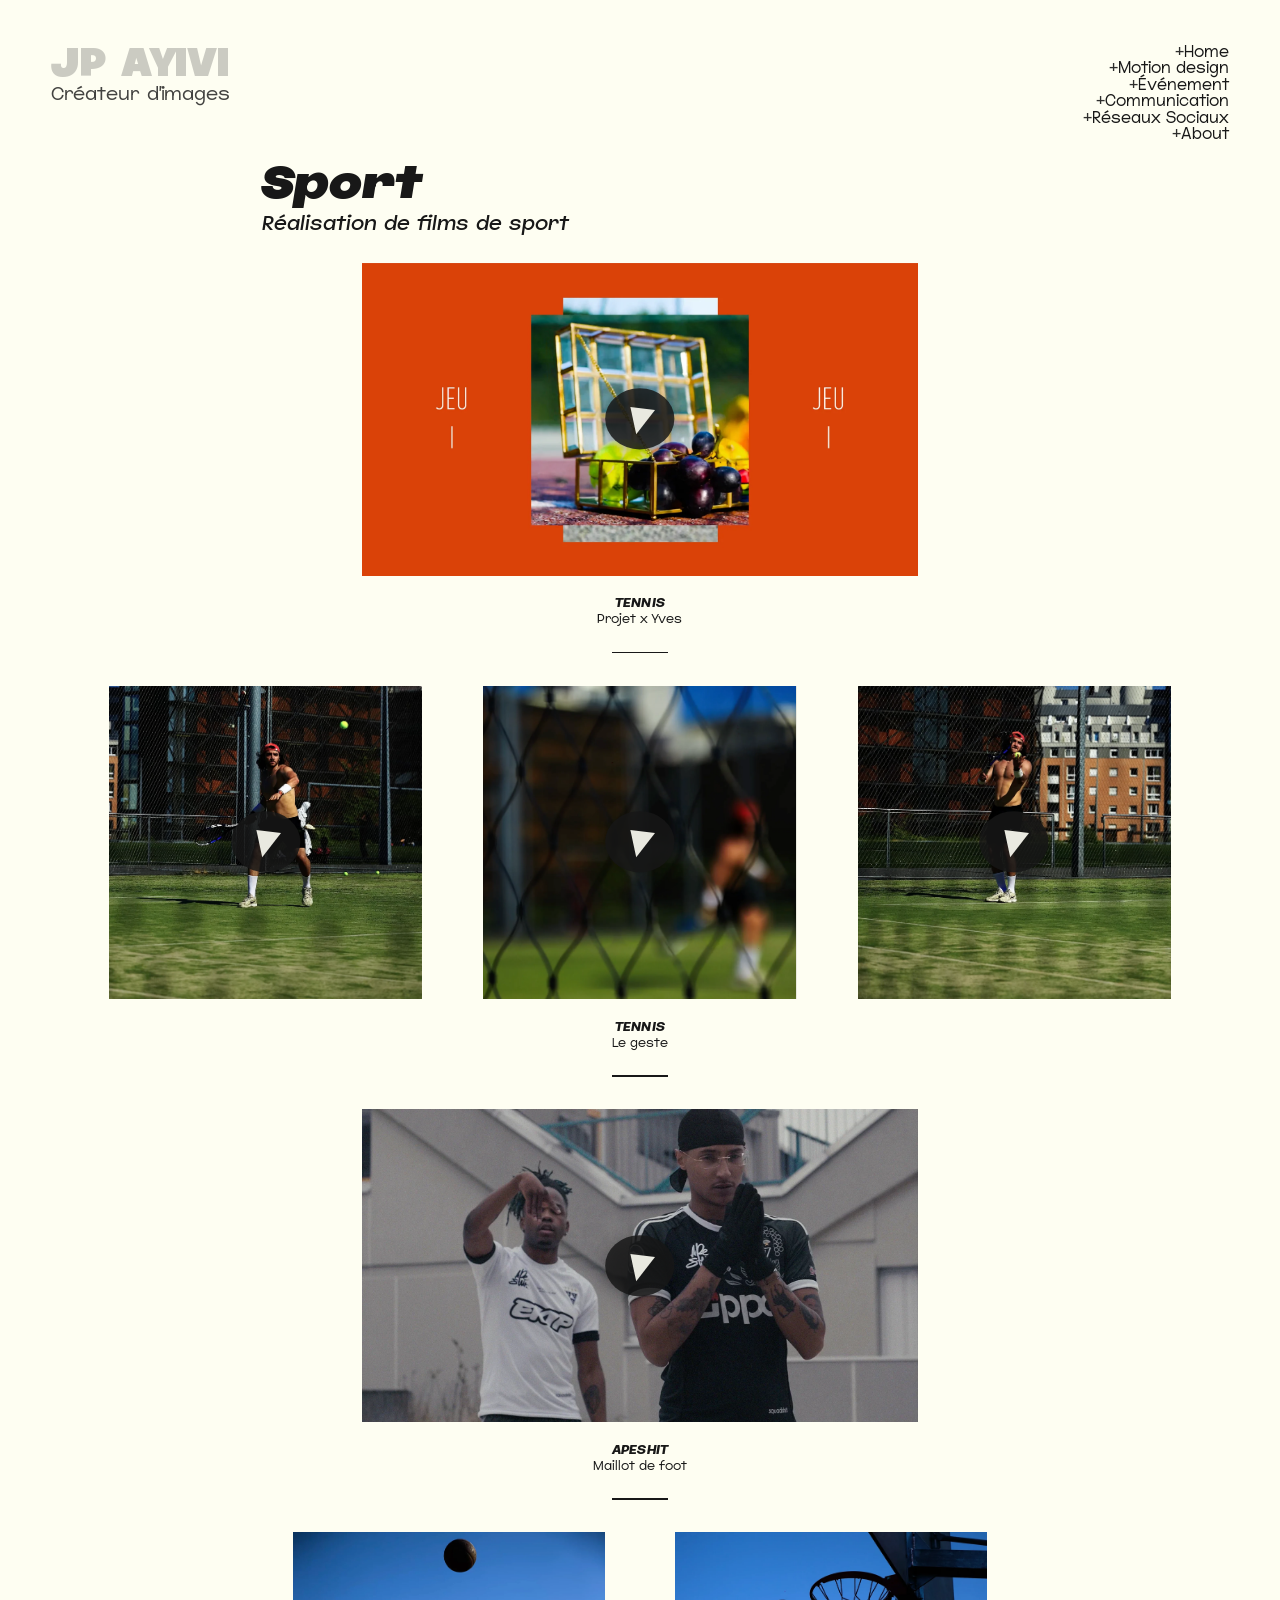
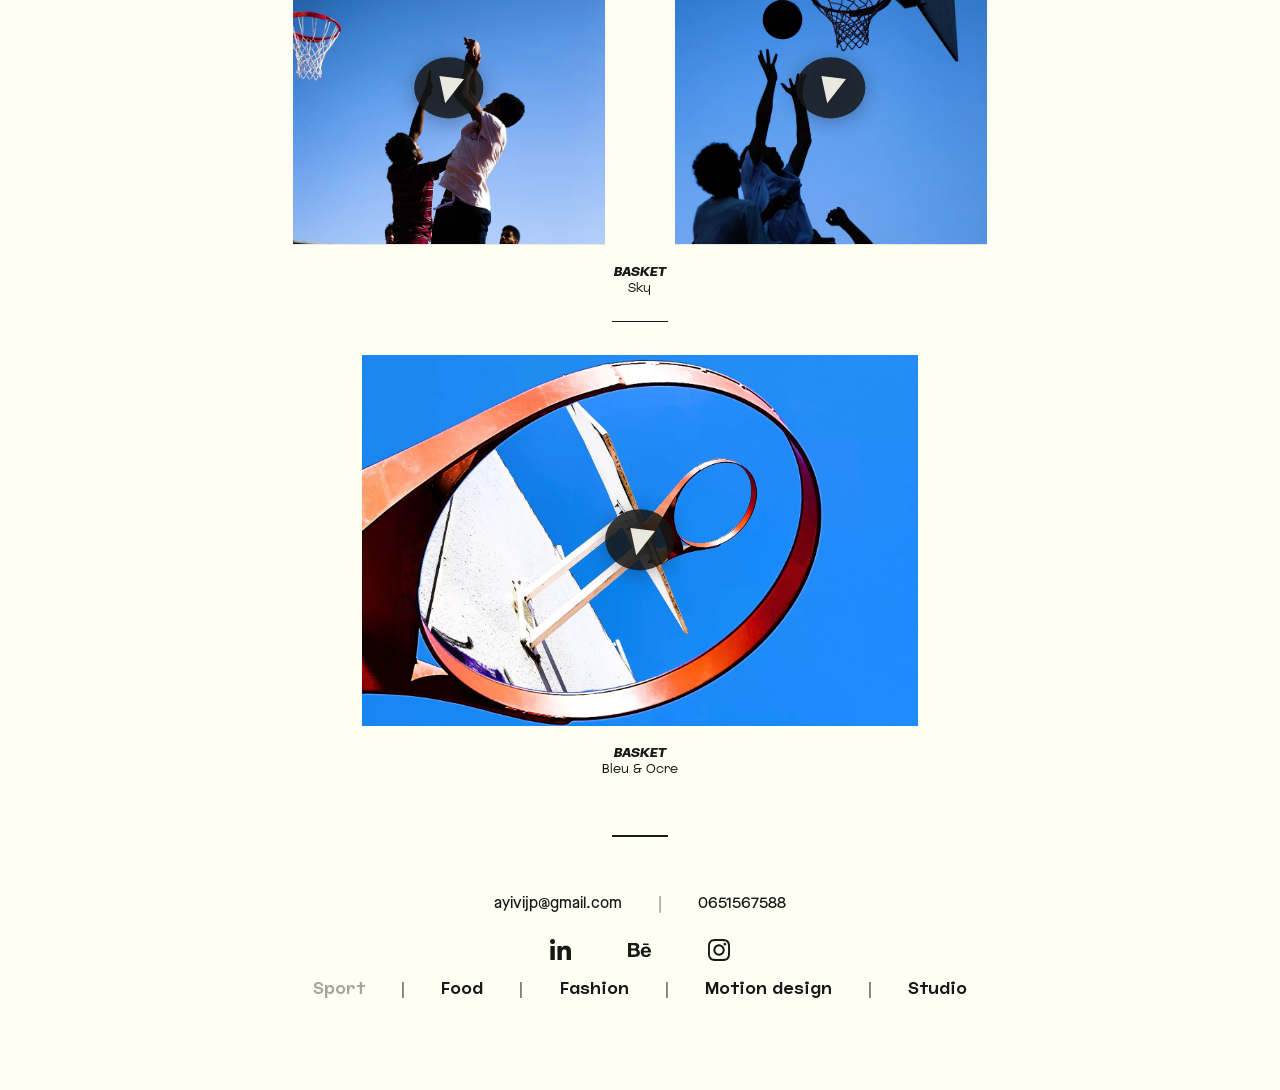
<file: sport.html>
<!DOCTYPE html>
<html lang="fr" data-build="20261104-1135">
<head>
<meta charset="utf-8">
<meta http-equiv="Cache-Control" content="no-cache, no-store, must-revalidate">
<meta http-equiv="Pragma" content="no-cache">
<meta http-equiv="Expires" content="0">
<meta name="viewport" content="width=device-width, initial-scale=1">
<title>Sport — JP AYIVI</title>
<meta name="description" content="Sport — tennis, basket et films de terrain réalisés par JP AYIVI.">
<link rel="canonical" href="https://ayivijp.com/sport">
<meta property="og:type" content="website">
<meta property="og:site_name" content="JP AYIVI">
<meta property="og:locale" content="fr_FR">
<meta property="og:url" content="https://ayivijp.com/sport">
<meta property="og:title" content="Sport — JP AYIVI">
<meta property="og:description" content="Sport — tennis, basket et films de terrain réalisés par JP AYIVI.">
<meta property="og:image" content="https://ayivijp.com/media/og.jpg">
<meta property="og:image:width" content="1200">
<meta property="og:image:height" content="630">
<meta property="og:image:alt" content="JP AYIVI — Créateur d’images">
<meta name="twitter:card" content="summary_large_image">
<meta name="twitter:title" content="Sport — JP AYIVI">
<meta name="twitter:description" content="Sport — tennis, basket et films de terrain réalisés par JP AYIVI.">
<meta name="twitter:image" content="https://ayivijp.com/media/og.jpg">
<link rel="preload" href="assets/fonts/JumperPERSONALUSEONLY-Black.ttf" as="font" type="font/ttf" crossorigin>
<link rel="preload" href="assets/fonts/JumperPERSONALUSEONLY-Light.ttf" as="font" type="font/ttf" crossorigin>
<link rel="stylesheet" href="assets/css/style.css?v=76190314">
</head>
<body>
<div class="pastille-cursor" aria-hidden="true"><span>Show<br>Reeel</span></div>

<header class="site-header">
  <a class="brand" href="index.html">
    <div class="name">JP AYIVI</div>
    <div class="sub">Créateur d'images</div>
  </a>
    <button class="menu-toggle" type="button" aria-label="Ouvrir le menu">+Menu</button>
  <nav class="site-nav">
    <ul class="nav">
      <li><a href="index.html"><span class="plus">+</span>Home</a></li>
      <li class="nav-showreel"><a href="showreel.html"><span class="plus">+</span>Showreel</a></li>
      <li><a href="motion.html"><span class="plus">+</span>Motion design</a></li>
      <li><a href="evenementiel.html"><span class="plus">+</span>Événement</a></li>
      <li><a href="communication.html"><span class="plus">+</span>Communication</a></li>
      <li><a href="reseaux.html"><span class="plus">+</span>Réseaux Sociaux</a></li>
      <li><a href="about.html"><span class="plus">+</span>About</a></li>
    </ul>
  </nav>
</header>

<div class="gallery-wrap">
  <header class="page-head">
    <h1 class="page-title">Sport</h1>
    <h2 class="page-sub">Réalisation de films de sport</h2>
  </header>
  <section class="reel reel--xl">

    <!-- B1 — 52,3 % · 16:9 — nature morte « JEU | JEU » -->
    <figure class="reel-item reel-item--solo">
      <div class="reel-media"><video src="media/sport_jeu.mp4" poster="media/poster_sport_jeu.webp" playsinline preload="none"></video></div>
      <figcaption class="reel-caption"><span class="client">TENNIS</span><span class="desc">Projet x Yves</span></figcaption>
    </figure>

    <!-- B2 — 3 carrés de 29,5 %, écart 5,75 % (pleine largeur) -->
    <figure class="reel-item">
      <div class="reel-tri">
        <div class="reel-media"><video src="media/sport_tennis_shoot.mp4" poster="media/poster_sport_tennis_shoot.webp" playsinline preload="none"></video></div>
        <div class="reel-media"><video src="media/sport_tennis_flou.mp4" poster="media/poster_sport_tennis_flou.webp" playsinline preload="none"></video></div>
        <div class="reel-media"><video src="media/sport_tennis_service.mp4" poster="media/poster_sport_tennis_service.webp" playsinline preload="none"></video></div>
      </div>
      <figcaption class="reel-caption"><span class="client">TENNIS</span><span class="desc">Le geste</span></figcaption>
    </figure>

    <!-- B3 — 52,4 % · 16:9 -->
    <figure class="reel-item reel-item--solo">
      <div class="reel-media"><video src="media/sport_apeshit.mp4" poster="media/poster_sport_apeshit.webp" playsinline preload="none"></video></div>
      <figcaption class="reel-caption"><span class="client">APESHIT</span><span class="desc">Maillot de foot</span></figcaption>
    </figure>

    <!-- B4 — 2 carrés de 29,4 %, écart 6,6 %, ensemble centré (65,4 %) -->
    <figure class="reel-item">
      <div class="reel-duo">
        <div class="reel-media"><video src="media/sport_basket.mp4" poster="media/poster_sport_basket.webp" playsinline preload="none"></video></div>
        <div class="reel-media"><video src="media/sport_panier.mp4" poster="media/poster_sport_panier.webp" playsinline preload="none"></video></div>
      </div>
      <figcaption class="reel-caption"><span class="client">BASKET</span><span class="desc">Sky</span></figcaption>
    </figure>

    <!-- B5 — 52,5 % · 3:2 -->
    <figure class="reel-item reel-item--solo reel-item--32">
      <div class="reel-media"><video src="media/sport_bleuocre.mp4" poster="media/poster_sport_bleuocre.webp" playsinline preload="none"></video></div>
      <figcaption class="reel-caption"><span class="client">BASKET</span><span class="desc">Bleu &amp; Ocre</span></figcaption>
    </figure>

  </section>
</div>

<footer class="site-footer">
  <div class="foot-contact">
    <a href="mailto:ayivijp@gmail.com">ayivijp@gmail.com</a>
    <span class="sep">|</span>
    <a href="tel:0651567588"><span class="num">0651567588</span></a>
  </div>

  <div class="foot-social">
    <a href="https://www.linkedin.com/in/jean-pierre-ayivi-791598267/" target="_blank" rel="noopener" aria-label="LinkedIn">
      <img class="ic ic--linkedin" src="assets/img/ic-linkedin.svg" alt="LinkedIn" width="101" height="101" loading="lazy">
    </a>
    <a href="https://www.behance.net/jpiesno9407cc" target="_blank" rel="noopener" aria-label="Behance">
      <img class="ic ic--behance" src="assets/img/ic-behance.svg" alt="Behance" width="110" height="68" loading="lazy">
    </a>
    <a href="https://www.instagram.com/ocrefilms/" target="_blank" rel="noopener" aria-label="Instagram">
      <img class="ic ic--instagram" src="assets/img/ic-instagram.svg" alt="Instagram" width="103" height="103" loading="lazy">
    </a>
  </div>

  <nav class="foot-nav">
    <a class="is-current" href="sport.html">Sport</a><span class="sep">|</span>
    <a href="food.html">Food</a><span class="sep">|</span>
    <a href="fashion.html">Fashion</a><span class="sep">|</span>
    <a href="motion.html">Motion design</a><span class="sep">|</span>
    <a href="studio.html">Studio</a>
  </nav>
</footer>

<script src="assets/js/cursor.js?v=0170b038"></script>
</body>
</html>
</file>
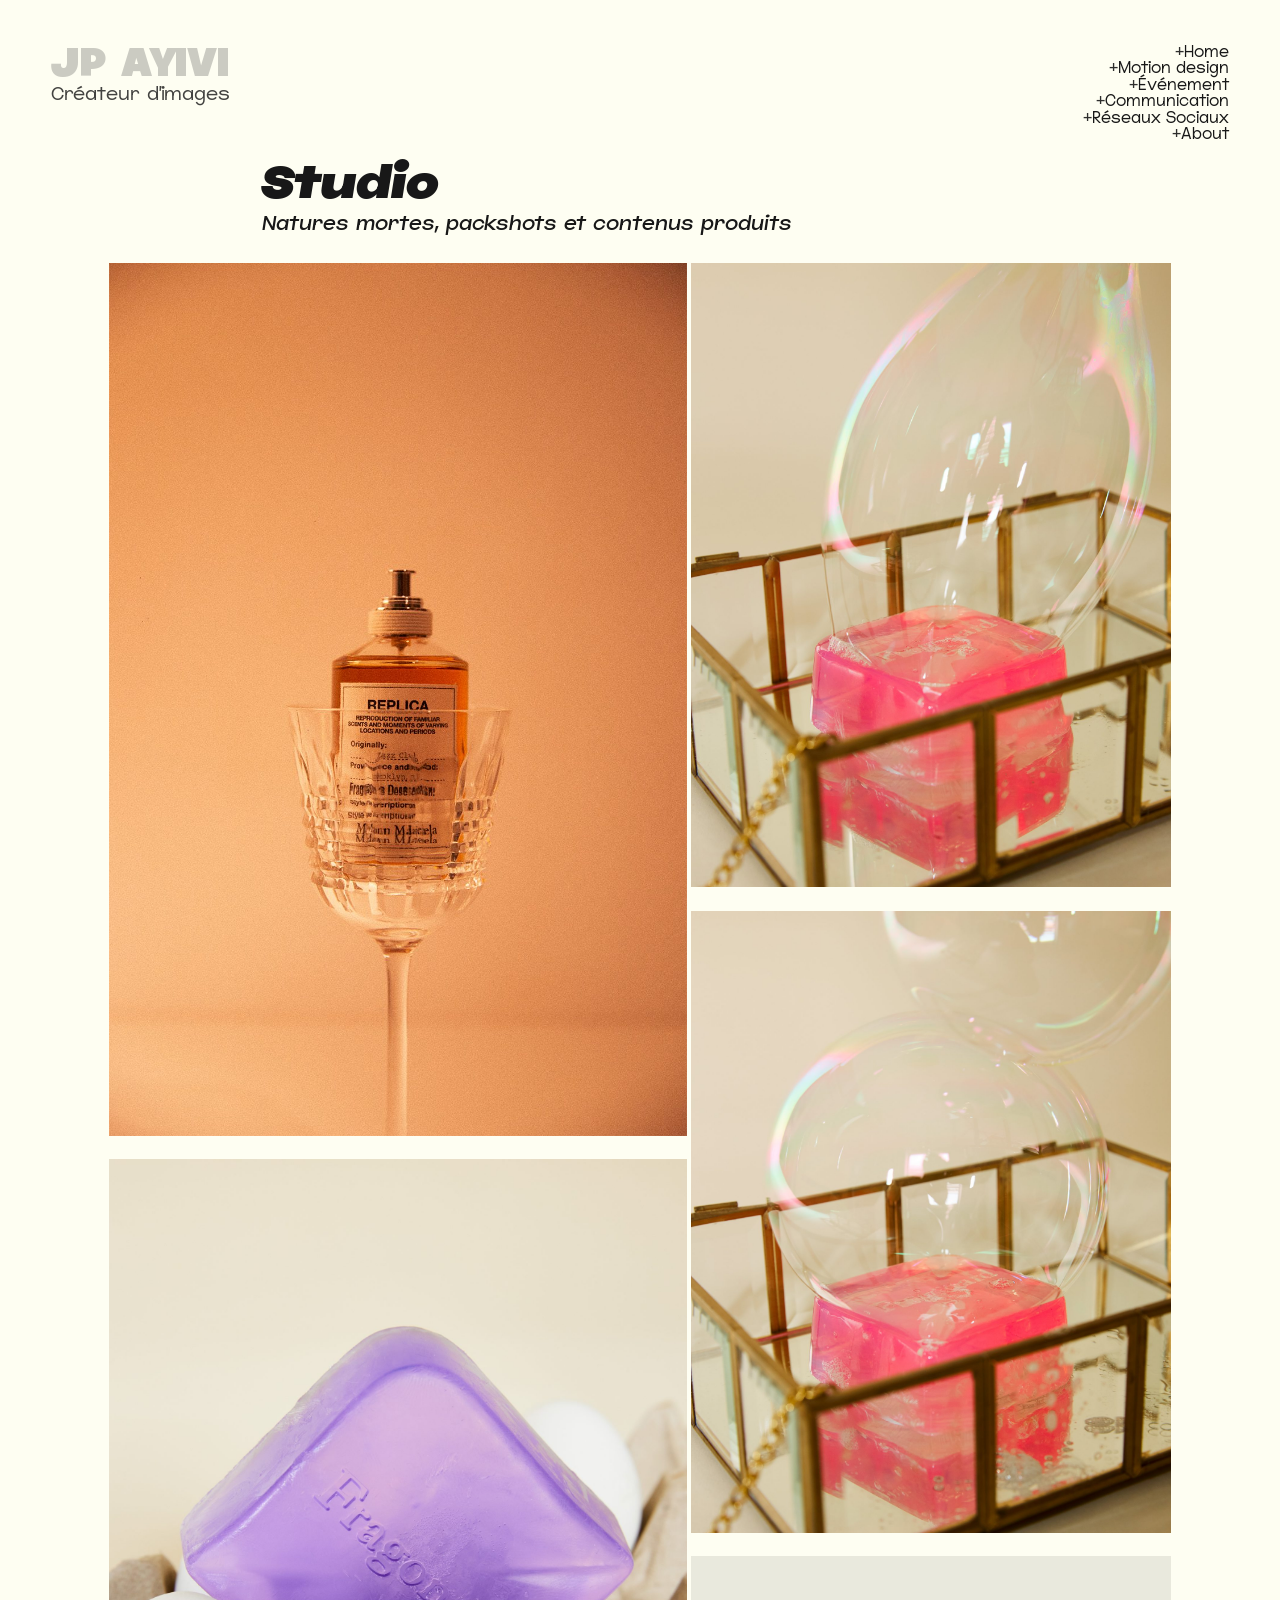
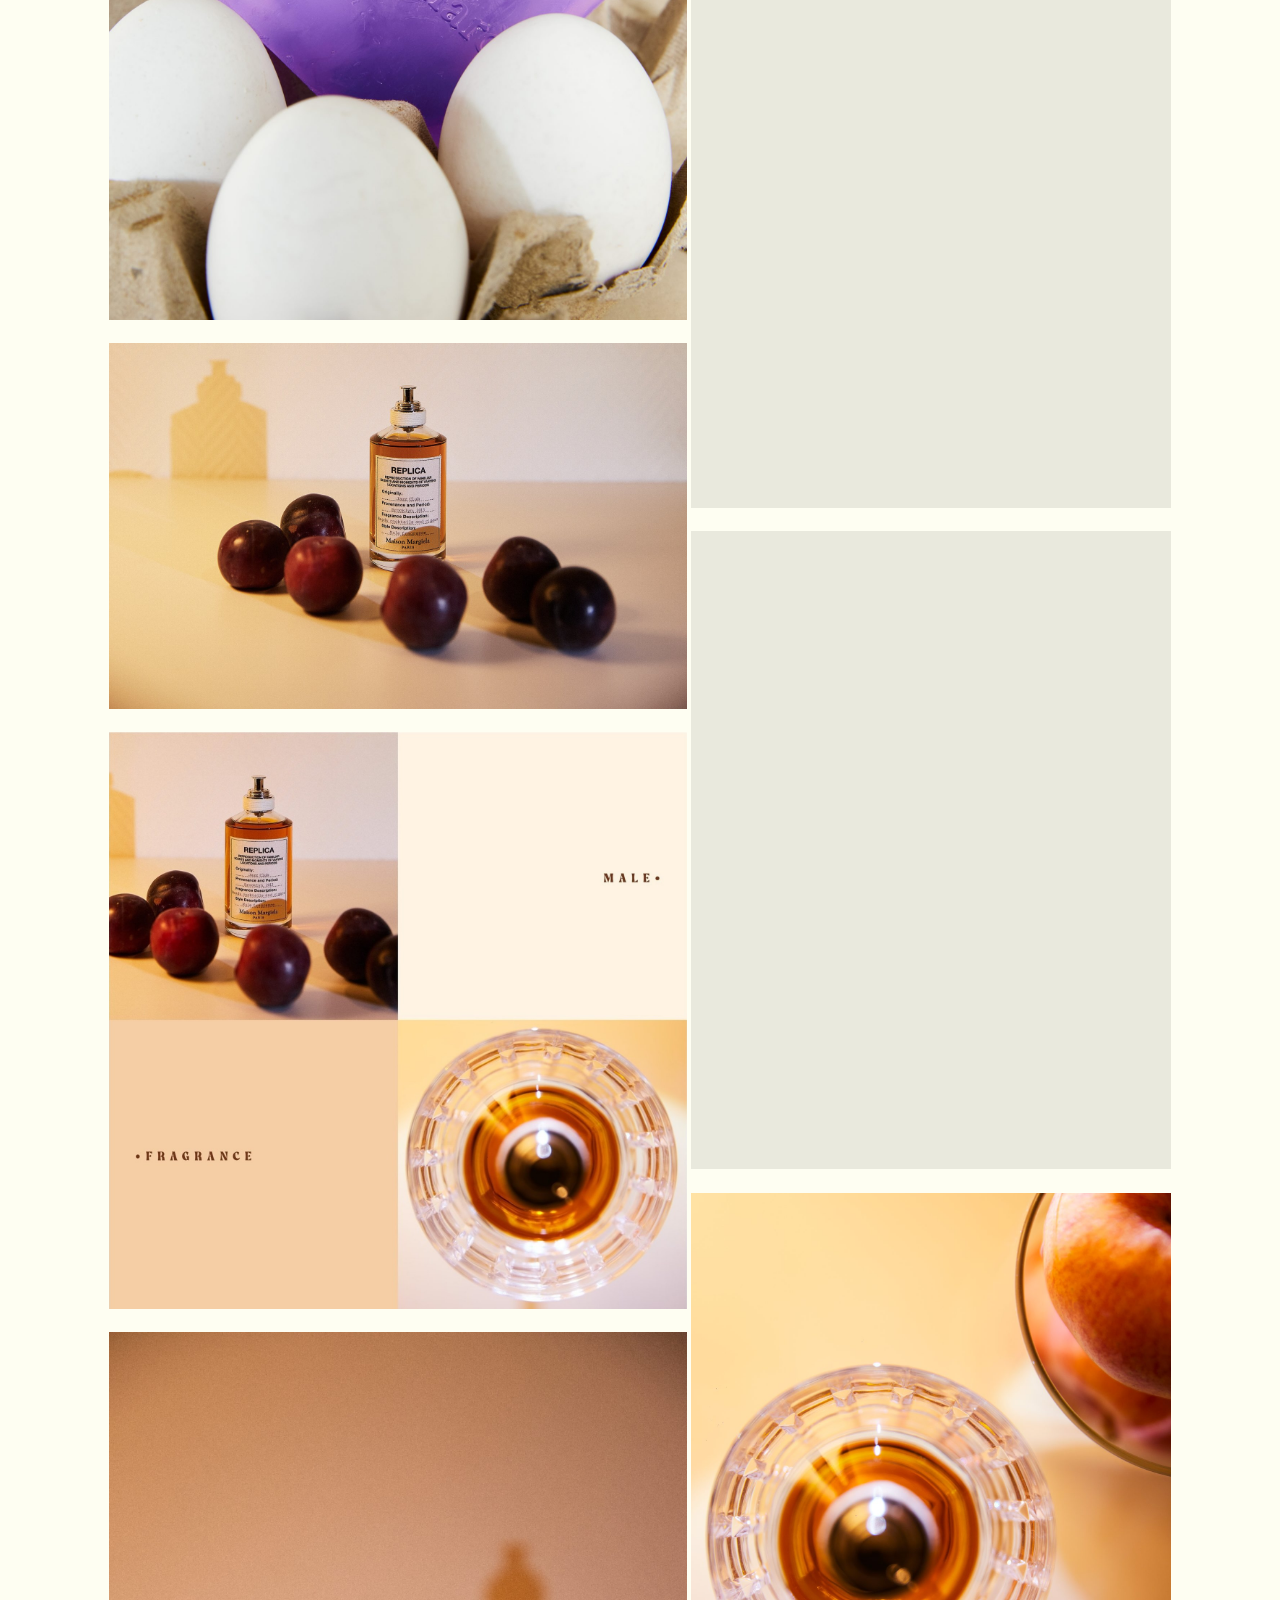
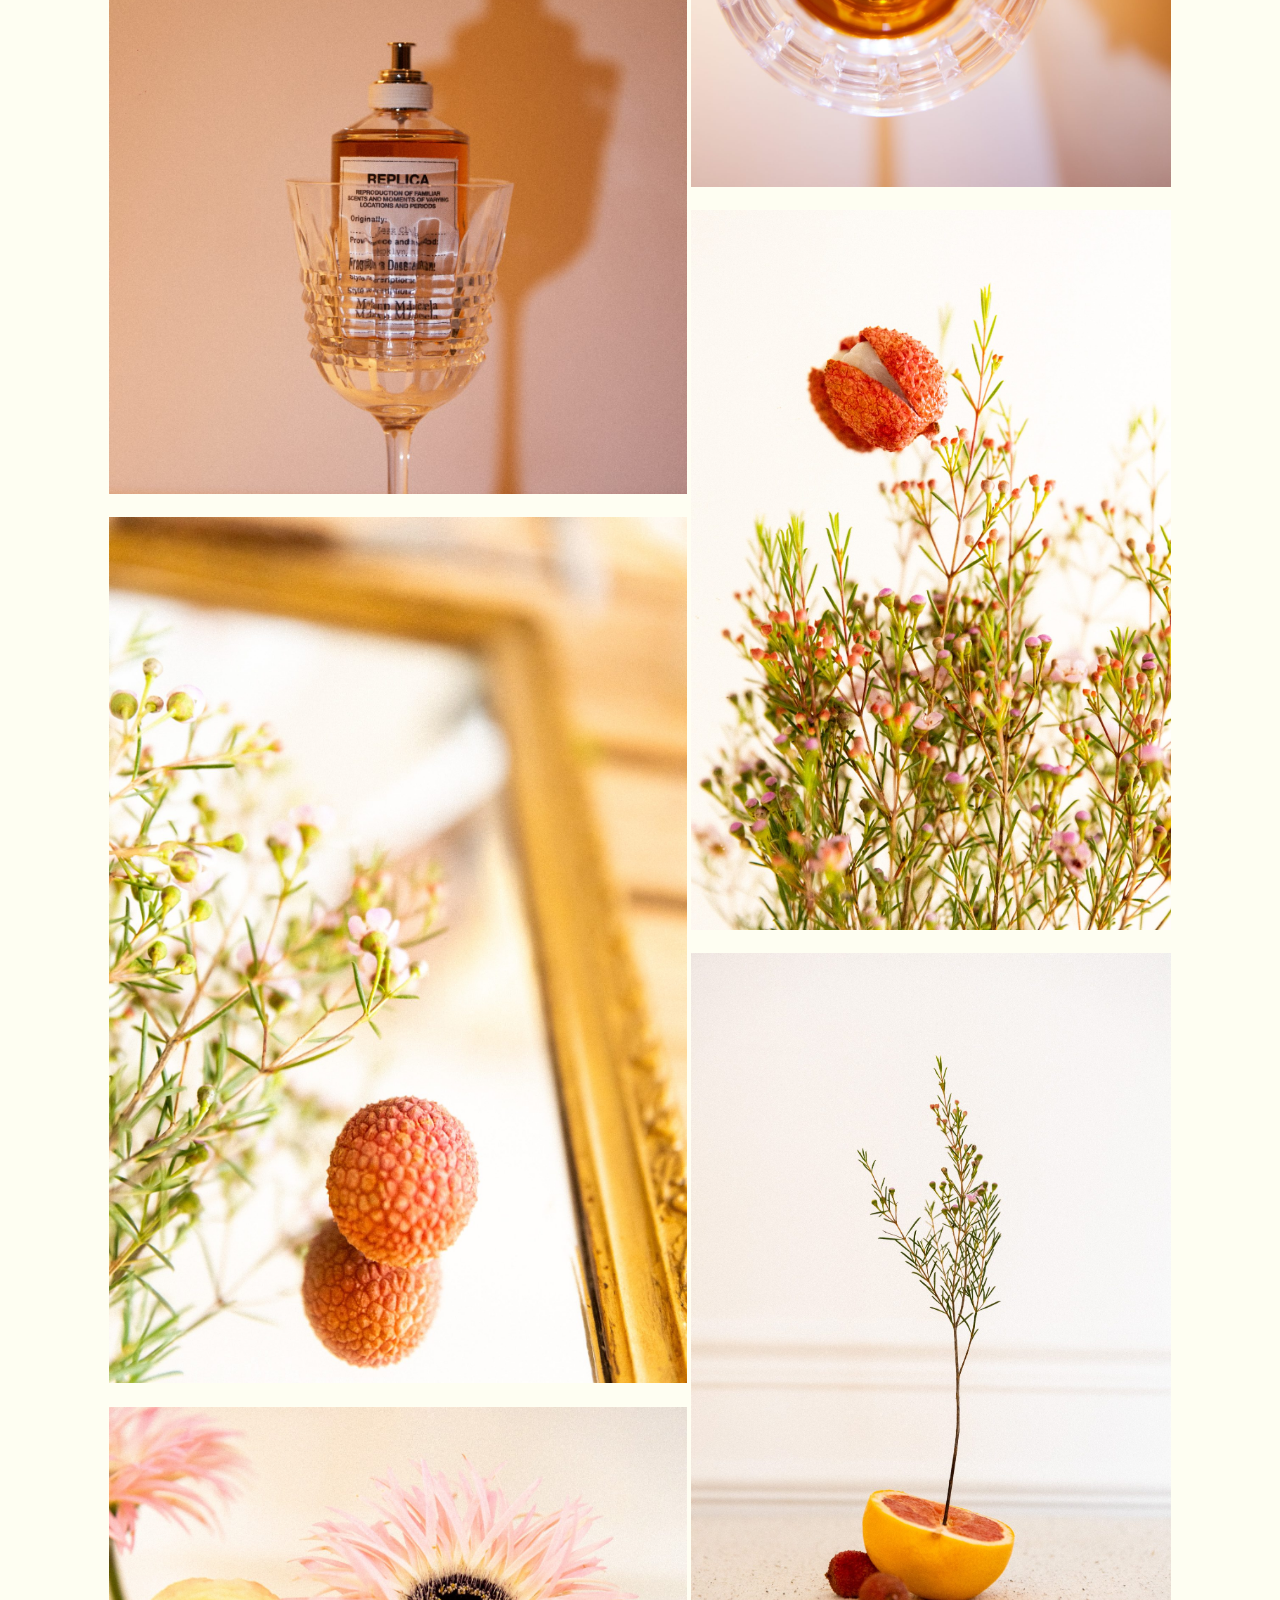
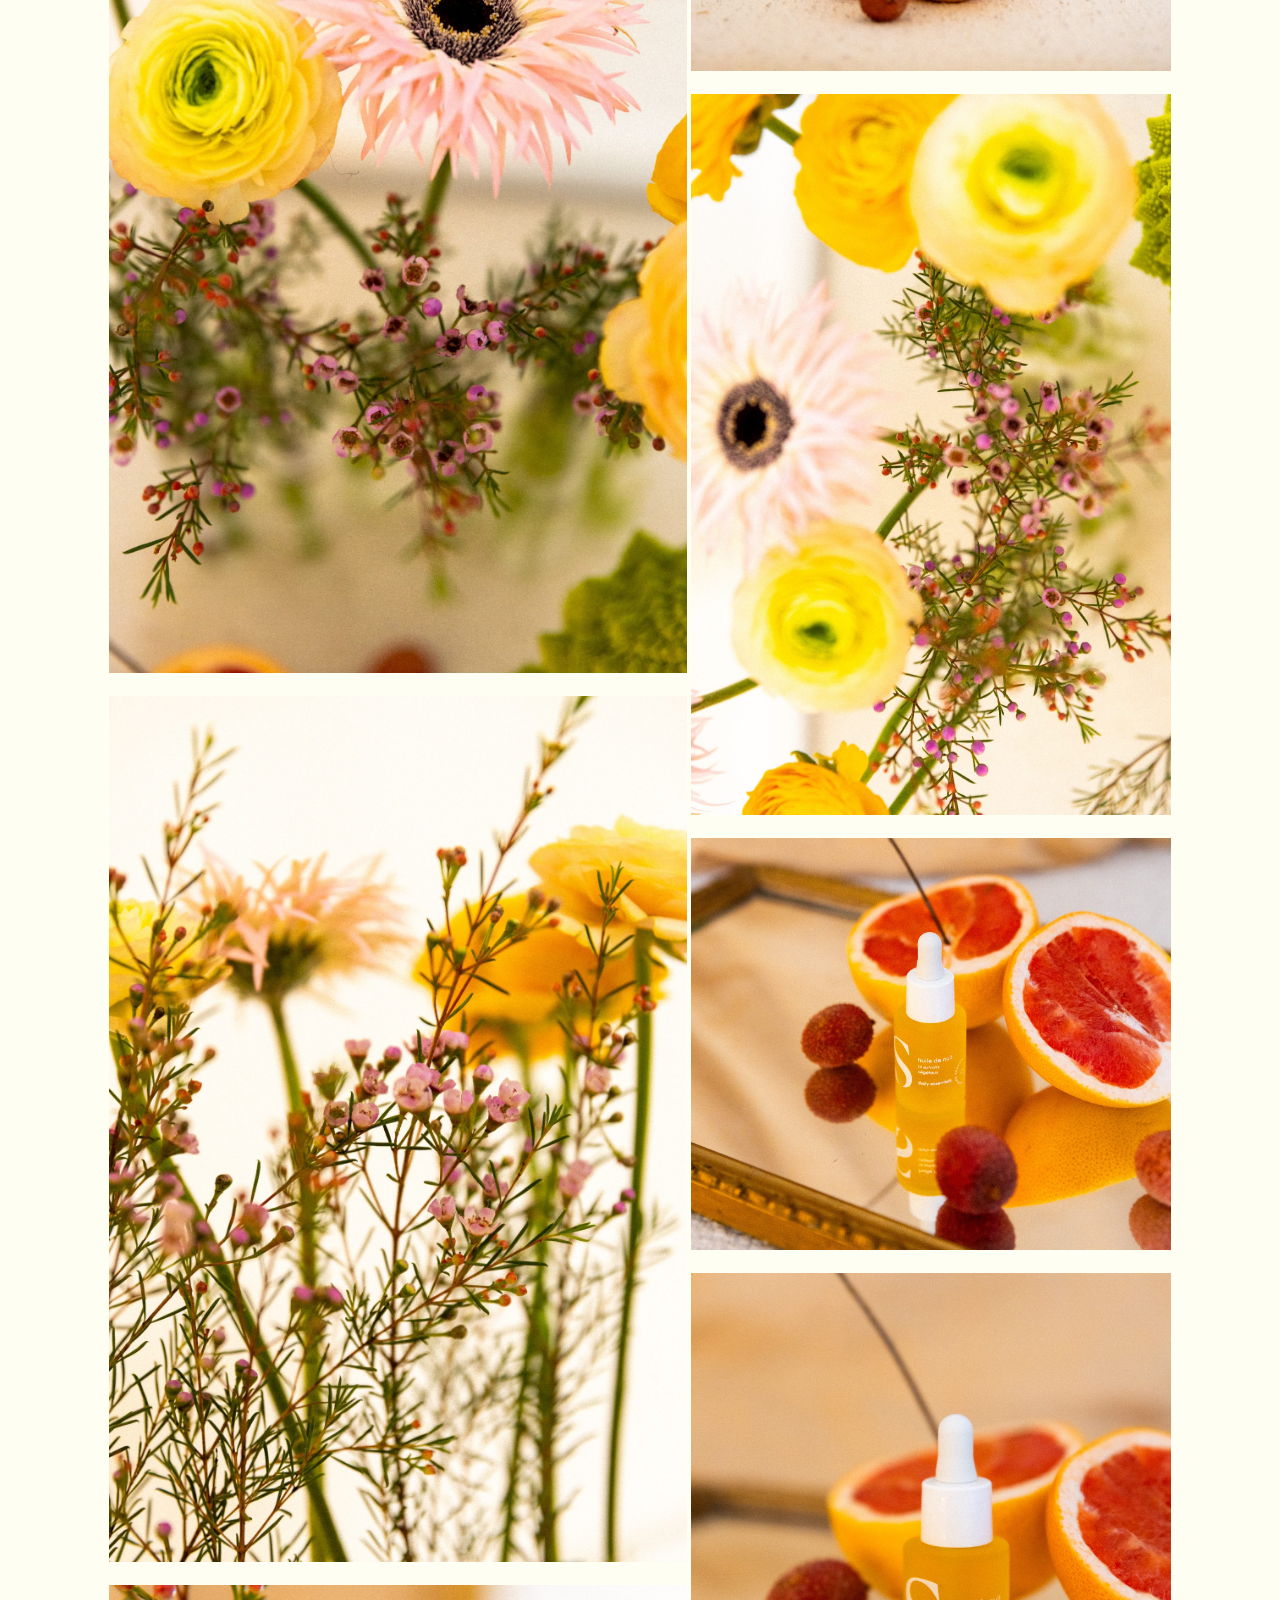
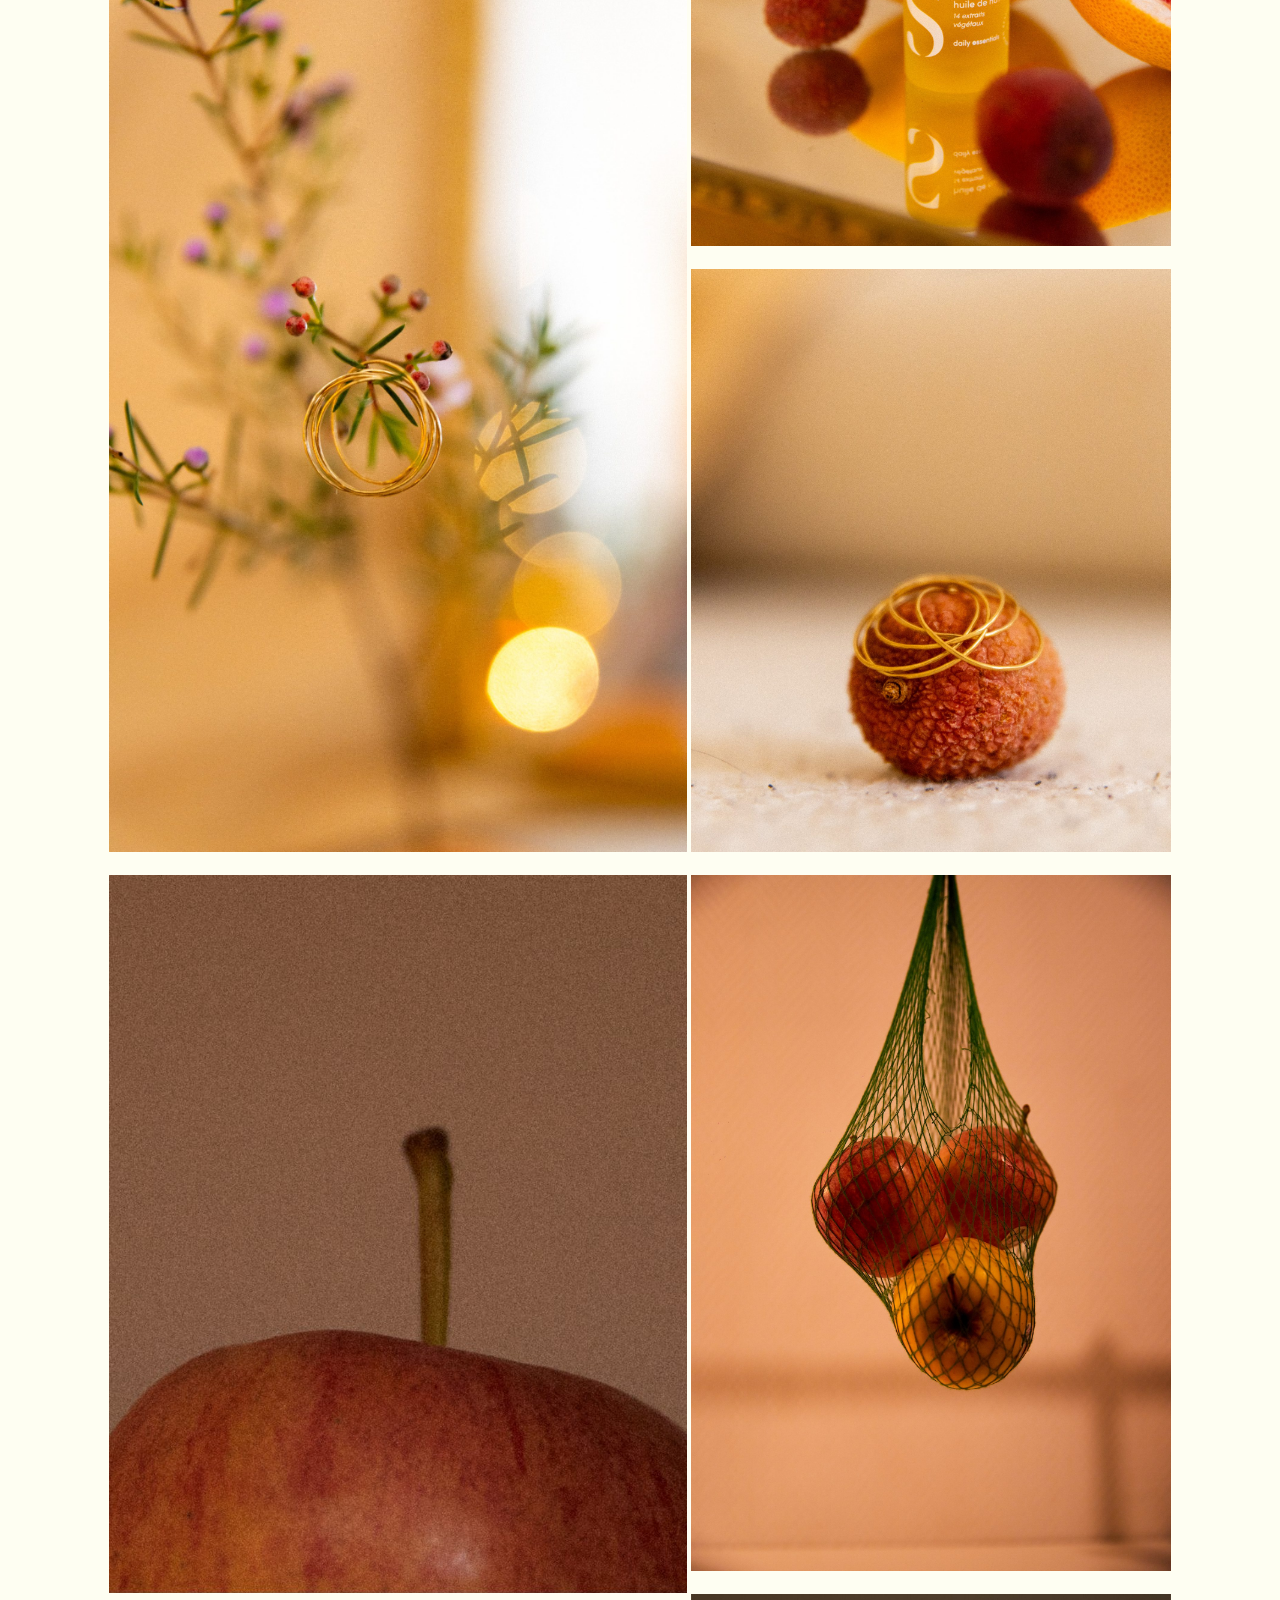
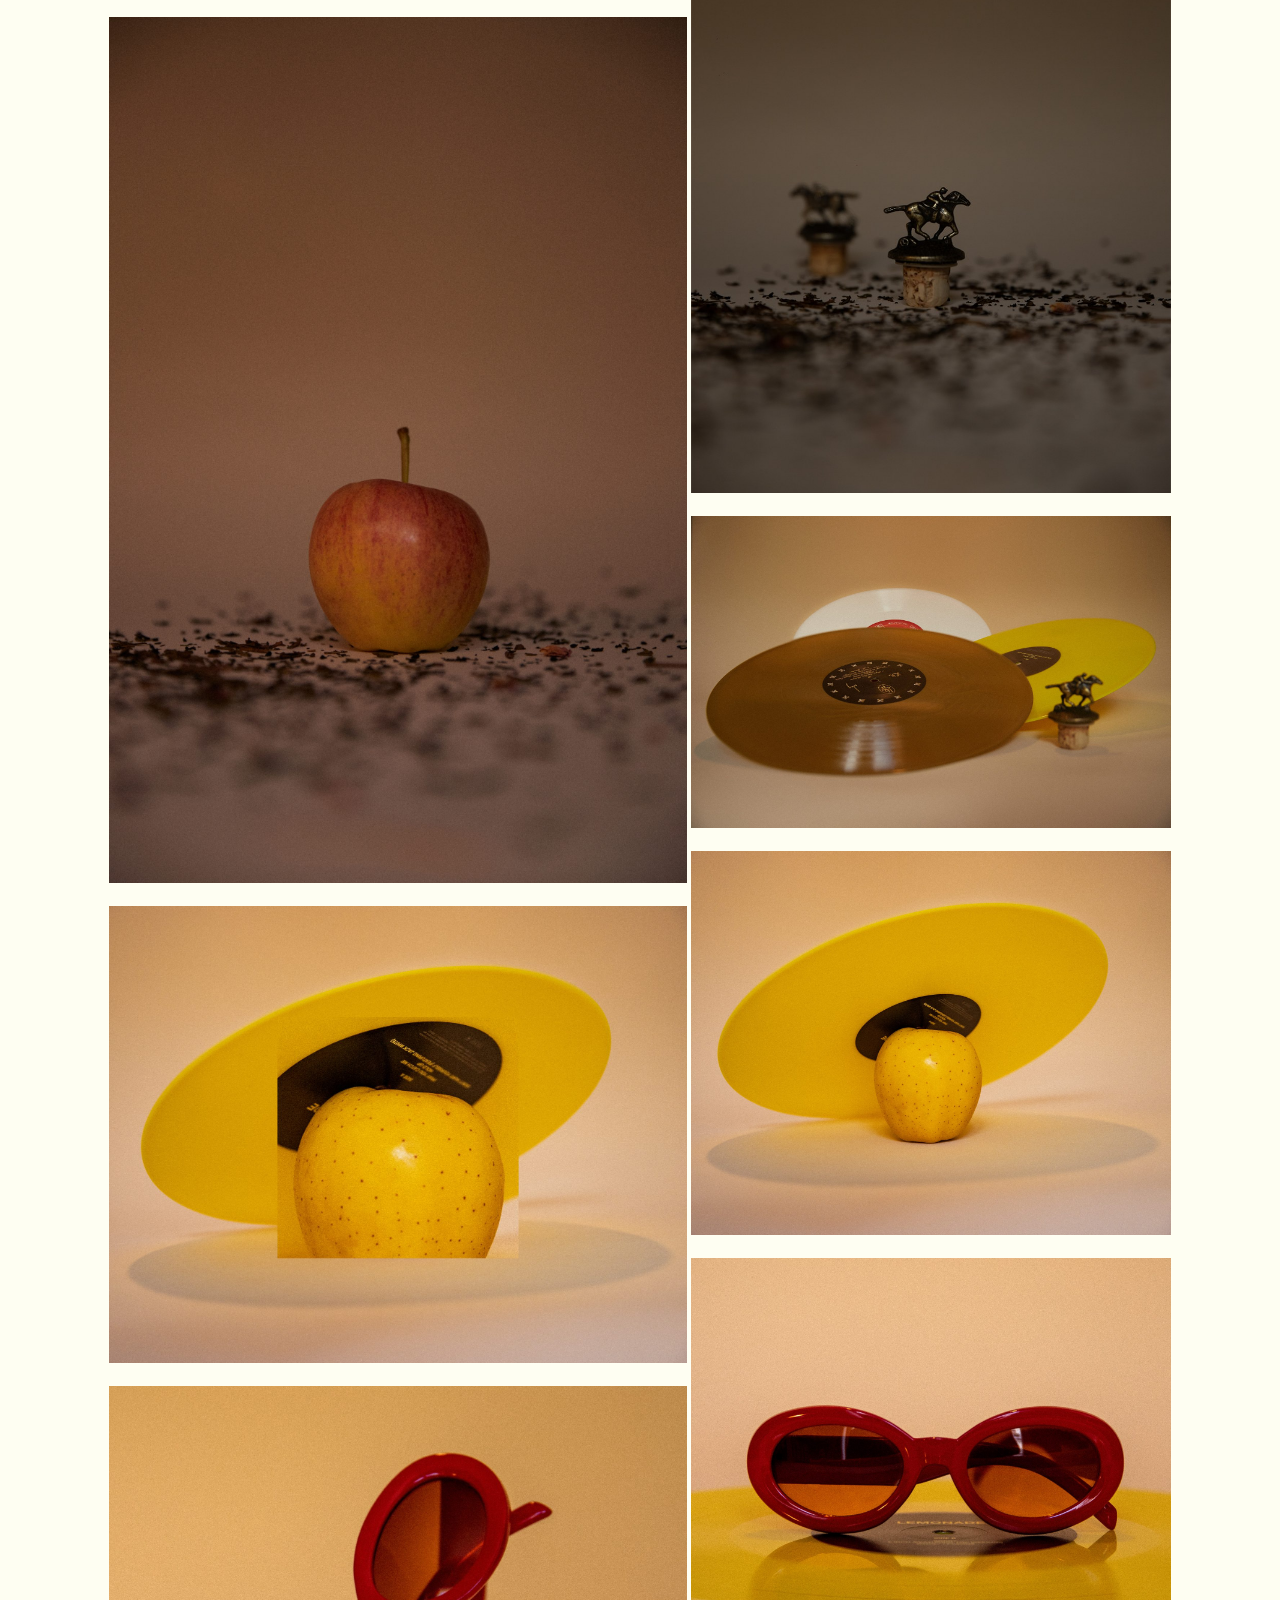
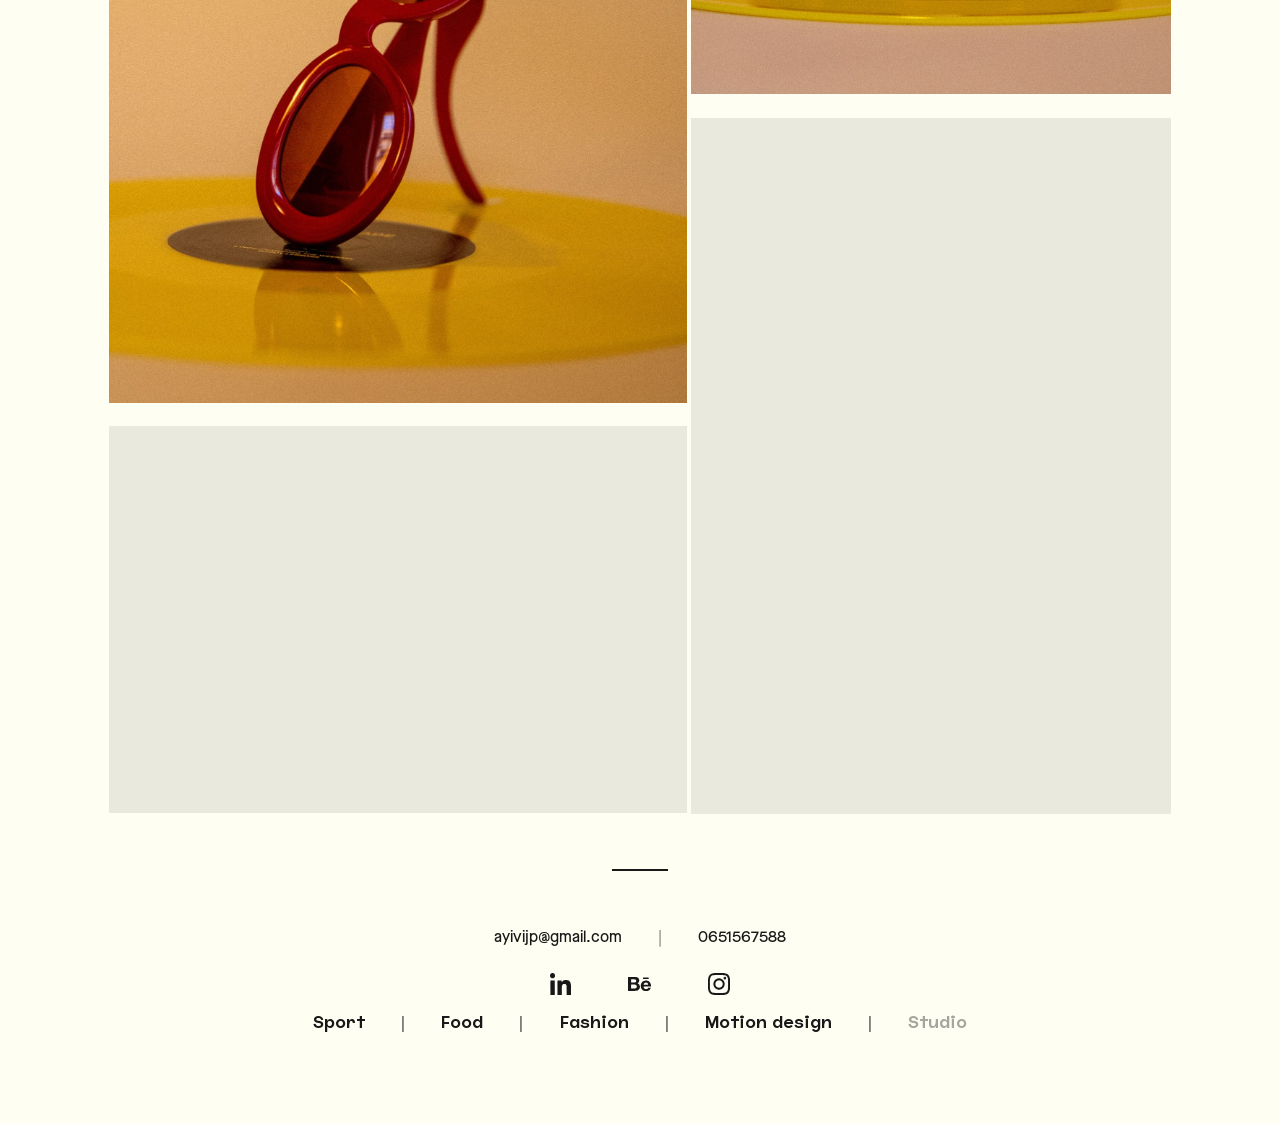
<file: studio.html>
<!DOCTYPE html>
<html lang="fr" data-build="20261104-1135">
<head>
<meta charset="utf-8">
<meta http-equiv="Cache-Control" content="no-cache, no-store, must-revalidate">
<meta http-equiv="Pragma" content="no-cache">
<meta http-equiv="Expires" content="0">
<meta name="viewport" content="width=device-width, initial-scale=1">
<title>Studio — JP AYIVI</title>
<meta name="description" content="Studio · Natures mortes, packshots et contenus produits réalisés par JP AYIVI.">
<link rel="canonical" href="https://ayivijp.com/studio">
<meta property="og:type" content="website">
<meta property="og:site_name" content="JP AYIVI">
<meta property="og:locale" content="fr_FR">
<meta property="og:url" content="https://ayivijp.com/studio">
<meta property="og:title" content="Studio — JP AYIVI">
<meta property="og:description" content="Studio · Natures mortes, packshots et contenus produits réalisés par JP AYIVI.">
<meta property="og:image" content="https://ayivijp.com/media/og.jpg">
<meta property="og:image:width" content="1200">
<meta property="og:image:height" content="630">
<meta property="og:image:alt" content="JP AYIVI — Créateur d’images">
<meta name="twitter:card" content="summary_large_image">
<meta name="twitter:title" content="Studio — JP AYIVI">
<meta name="twitter:description" content="Studio · Natures mortes, packshots et contenus produits réalisés par JP AYIVI.">
<meta name="twitter:image" content="https://ayivijp.com/media/og.jpg">
<link rel="preload" href="assets/fonts/JumperPERSONALUSEONLY-Black.ttf" as="font" type="font/ttf" crossorigin>
<link rel="preload" href="assets/fonts/JumperPERSONALUSEONLY-Light.ttf" as="font" type="font/ttf" crossorigin>
<link rel="stylesheet" href="assets/css/style.css?v=76190314">
</head>
<body>
<div class="pastille-cursor" aria-hidden="true"><span>Show<br>Reeel</span></div>

<header class="site-header">
  <a class="brand" href="index.html">
    <div class="name">JP AYIVI</div>
    <div class="sub">Créateur d'images</div>
  </a>
    <button class="menu-toggle" type="button" aria-label="Ouvrir le menu">+Menu</button>
  <nav class="site-nav">
    <ul class="nav">
      <li><a href="index.html"><span class="plus">+</span>Home</a></li>
      <li class="nav-showreel"><a href="showreel.html"><span class="plus">+</span>Showreel</a></li>
      <li><a href="motion.html"><span class="plus">+</span>Motion design</a></li>
      <li><a href="evenementiel.html"><span class="plus">+</span>Événement</a></li>
      <li><a href="communication.html"><span class="plus">+</span>Communication</a></li>
      <li><a href="reseaux.html"><span class="plus">+</span>Réseaux Sociaux</a></li>
      <li><a href="about.html"><span class="plus">+</span>About</a></li>
    </ul>
  </nav>
</header>

<div class="gallery-wrap">
  <header class="page-head">
    <h1 class="page-title">Studio</h1>
    <h2 class="page-sub">Natures mortes, packshots et contenus produits</h2>
  </header>
  <section class="masonry">
    <div class="col">
<figure class="item" style="left:0.000%;top:0.00000%;width:54.444%;aspect-ratio:775/1170"><img src="media/st_2.jpg" alt="Nature morte : flacon de parfum posé dans un verre en cristal taillé, fond orangé" loading="lazy"></figure>
      <figure class="item" style="left:0.000%;top:8.83028%;width:54.444%;aspect-ratio:775/1020"><img src="media/st_2G3A8914.jpg" alt="Savon translucide violet calé entre des œufs blancs dans une boîte à œufs" loading="lazy"></figure>
      <figure class="item" style="left:0.000%;top:16.55772%;width:54.444%;aspect-ratio:776/490"><img src="media/st_plums.jpg" alt="Packshot : flacon de parfum entouré de prunes noires sur fond beige" loading="lazy"></figure>
      <figure class="item" style="left:0.000%;top:20.38384%;width:54.444%;aspect-ratio:775/773"><img src="media/st_4.jpg" alt="Planche de quatre visuels : flacon et prunes, typographies « MALE » et « FRAGRANCE », verre en cristal vu du dessus" loading="lazy"></figure>
      <figure class="item" style="left:0.000%;top:26.29527%;width:54.444%;aspect-ratio:775/1021"><img src="media/st_8.jpg" alt="Flacon de parfum dans un verre en cristal, ombre portée nette sur fond rosé" loading="lazy"></figure>
      <figure class="item" style="left:0.000%;top:34.03007%;width:54.444%;aspect-ratio:773/1158"><img src="media/st_BK3A9473.jpg" alt="Litchis devant un cadre doré, branches de fleurs de cire en premier plan" loading="lazy"></figure>
      <figure class="item" style="left:0.000%;top:42.79415%;width:54.444%;aspect-ratio:775/1161"><img src="media/st_BK3A9519.jpg" alt="Composition florale : gerbera rose, renoncules jaunes et fleurs de cire" loading="lazy"></figure>
      <figure class="item" style="left:0.000%;top:51.55826%;width:54.444%;aspect-ratio:777/1163"><img src="media/st_BK3A9525.jpg" alt="Tiges de fleurs jaunes et roses photographiées en contre-plongée sur fond clair" loading="lazy"></figure>
      <figure class="item" style="left:0.000%;top:60.31507%;width:54.444%;aspect-ratio:780/1169"><img src="media/st_BK3A9621.jpg" alt="Anneaux dorés suspendus à une branche fleurie, arrière-plan en bokeh doré" loading="lazy"></figure>
      <figure class="item item--crop-bottom" style="left:0.000%;top:69.08290%;width:54.444%;aspect-ratio:806/1001"><img src="media/st_IMG_7305_1.jpg" alt="Gros plan sur le pédoncule d'une pomme rouge, fond brun" loading="lazy"></figure>
      <figure class="item" style="left:0.000%;top:76.38759%;width:54.444%;aspect-ratio:807/1209"><img src="media/st_IMG_7305.jpg" alt="Pomme posée sur un lit de grains, éclairage rasant sur fond sombre" loading="lazy"></figure>
      <figure class="item" style="left:0.000%;top:85.15214%;width:54.444%;aspect-ratio:810/639"><img src="media/st_IMG_7960b.jpg" alt="Pomme jaune devant un disque vinyle noir et un disque jaune, fond crème" loading="lazy"></figure>
      <figure class="item" style="left:0.000%;top:89.87537%;width:54.444%;aspect-ratio:810/864"><img src="media/st_IMG_8016.jpg" alt="Lunettes de soleil rouges dressées sur un disque jaune, ombre portée" loading="lazy"></figure>
      <figure class="item" style="left:0.000%;top:96.18138%;width:54.444%;aspect-ratio:811/543"><video src="media/studio_hover.mp4" autoplay muted loop playsinline></video></figure>
    </div>
    <div class="col">
<figure class="item" style="left:54.794%;top:0.00000%;width:45.206%;aspect-ratio:644/838"><img src="media/st_2G3A8854.jpg" alt="Savon rose dans une boîte en verre et laiton, bulle de savon irisée au-dessus" loading="lazy"></figure>
      <figure class="item" style="left:54.794%;top:6.38454%;width:45.206%;aspect-ratio:644/834"><img src="media/st_2G3A8862.jpg" alt="Savon rose dans une boîte en verre et laiton, bulle irisée, cadrage resserré" loading="lazy"></figure>
      <figure class="item" style="left:54.794%;top:12.73969%;width:45.206%;aspect-ratio:643/739"><video src="media/st_pampille.mp4" autoplay muted loop playsinline></video></figure>
      <figure class="item" style="left:54.794%;top:18.40537%;width:45.206%;aspect-ratio:643/855"><video src="media/st_parfum.mp4" autoplay muted loop playsinline></video></figure>
      <figure class="item" style="left:54.794%;top:24.92457%;width:45.206%;aspect-ratio:643/796"><img src="media/st_6.jpg" alt="Verre en cristal taillé vu du dessus, liquide ambré, fond crème" loading="lazy"></figure>
      <figure class="item" style="left:54.794%;top:31.00965%;width:45.206%;aspect-ratio:644/965"><img src="media/st_BK3A9466.jpg" alt="Litchi ouvert flottant au-dessus de fleurs de cire, fond blanc" loading="lazy"></figure>
      <figure class="item" style="left:54.794%;top:38.32720%;width:45.206%;aspect-ratio:645/964"><img src="media/st_BK3A9499.jpg" alt="Branche fleurie plantée dans un demi-pamplemousse, litchis au pied" loading="lazy"></figure>
      <figure class="item" style="left:54.794%;top:45.62642%;width:45.206%;aspect-ratio:643/965"><img src="media/st_BK3A9520.jpg" alt="Composition florale jaune et rose : renoncules, gerbera et fleurs de cire" loading="lazy"></figure>
      <figure class="item" style="left:54.794%;top:52.95500%;width:45.206%;aspect-ratio:643/552"><img src="media/st_BK3A9593.jpg" alt="Flacon d'huile devant des demi-pamplemousses et des litchis, posé sur un miroir à cadre doré" loading="lazy"></figure>
      <figure class="item" style="left:54.794%;top:57.24474%;width:45.206%;aspect-ratio:640/763"><img src="media/st_BK3A9598.jpg" alt="Flacon d'huile, pamplemousses et litchis, cadrage resserré sur l'étiquette" loading="lazy"></figure>
      <figure class="item" style="left:54.794%;top:63.11332%;width:45.206%;aspect-ratio:641/778"><img src="media/st_BK3A9622.jpg" alt="Litchi ceint de fils d'or, posé sur un tissu clair" loading="lazy"></figure>
      <figure class="item" style="left:54.794%;top:69.08382%;width:45.206%;aspect-ratio:615/891"><img src="media/st_IMG_7224.jpg" alt="Filet à provisions suspendu, garni de fruits, fond rosé" loading="lazy"></figure>
      <figure class="item" style="left:54.794%;top:76.16639%;width:45.206%;aspect-ratio:615/639"><img src="media/st_IMG_7305_5.jpg" alt="Deux bouchons surmontés de chevaux miniatures sur un lit de grains, fond sombre" loading="lazy"></figure>
      <figure class="item" style="left:54.794%;top:81.31034%;width:45.206%;aspect-ratio:613/398"><img src="media/st_IMG_7948.jpg" alt="Disques vinyles dorés et blanc et bouchon à tête de cheval, fond crème" loading="lazy"></figure>
      <figure class="item" style="left:54.794%;top:84.61027%;width:45.206%;aspect-ratio:612/489"><img src="media/st_IMG_7960.jpg" alt="Pomme jaune devant un disque jaune et un vinyle noir, ombre douce" loading="lazy"></figure>
      <figure class="item" style="left:54.794%;top:88.61872%;width:45.206%;aspect-ratio:610/554"><img src="media/st_IMG_7966.jpg" alt="Lunettes de soleil rouges posées sur un vinyle jaune, fond crème" loading="lazy"></figure>
      <figure class="item" style="left:54.794%;top:93.14369%;width:45.206%;aspect-ratio:610/884"><video src="media/st_puzzle_entier.mp4" autoplay muted loop playsinline></video></figure>
    </div>
  </section>
</div>


<footer class="site-footer">
  <div class="foot-contact">
    <a href="mailto:ayivijp@gmail.com">ayivijp@gmail.com</a>
    <span class="sep">|</span>
    <a href="tel:0651567588"><span class="num">0651567588</span></a>
  </div>

  <div class="foot-social">
    <a href="https://www.linkedin.com/in/jean-pierre-ayivi-791598267/" target="_blank" rel="noopener" aria-label="LinkedIn">
      <img class="ic ic--linkedin" src="assets/img/ic-linkedin.svg" alt="LinkedIn" width="101" height="101" loading="lazy">
    </a>
    <a href="https://www.behance.net/jpiesno9407cc" target="_blank" rel="noopener" aria-label="Behance">
      <img class="ic ic--behance" src="assets/img/ic-behance.svg" alt="Behance" width="110" height="68" loading="lazy">
    </a>
    <a href="https://www.instagram.com/ocrefilms/" target="_blank" rel="noopener" aria-label="Instagram">
      <img class="ic ic--instagram" src="assets/img/ic-instagram.svg" alt="Instagram" width="103" height="103" loading="lazy">
    </a>
  </div>

  <nav class="foot-nav">
    <a href="sport.html">Sport</a><span class="sep">|</span>
    <a href="food.html">Food</a><span class="sep">|</span>
    <a href="fashion.html">Fashion</a><span class="sep">|</span>
    <a href="motion.html">Motion design</a><span class="sep">|</span>
    <a class="is-current" href="studio.html">Studio</a>
  </nav>
</footer>

<script src="assets/js/cursor.js?v=0170b038"></script>
</body>
</html>
</file>
<file: assets/css/style.css>
/* ============================================================
   POLICES — Jumper + Maison Neue (toutes les graisses)
   ============================================================ */
@font-face{ font-family:"Jumper"; src:url("../fonts/JumperPERSONALUSEONLY-Thin.ttf") format("truetype"); font-weight:100; font-style:normal; font-display:swap; }
@font-face{ font-family:"Jumper"; src:url("../fonts/JumperPERSONALUSEONLY-ThinItalic.ttf") format("truetype"); font-weight:100; font-style:italic; font-display:swap; }
@font-face{ font-family:"Jumper"; src:url("../fonts/JumperPERSONALUSEONLY-Light.ttf") format("truetype"); font-weight:300; font-style:normal; font-display:swap; }
@font-face{ font-family:"Jumper"; src:url("../fonts/JumperPERSONALUSEONLY-LightItalic.ttf") format("truetype"); font-weight:300; font-style:italic; font-display:swap; }
@font-face{ font-family:"Jumper"; src:url("../fonts/JumperPERSONALUSEONLY-Regular.ttf") format("truetype"); font-weight:400; font-style:normal; font-display:swap; }
@font-face{ font-family:"Jumper"; src:url("../fonts/JumperPERSONALUSEONLY-RegularItalic.ttf") format("truetype"); font-weight:400; font-style:italic; font-display:swap; }
@font-face{ font-family:"Jumper"; src:url("../fonts/JumperPERSONALUSEONLY-Bold.ttf") format("truetype"); font-weight:700; font-style:normal; font-display:swap; }
@font-face{ font-family:"Jumper"; src:url("../fonts/JumperPERSONALUSEONLY-BoldItalic.ttf") format("truetype"); font-weight:700; font-style:italic; font-display:swap; }
@font-face{ font-family:"Jumper"; src:url("../fonts/JumperPERSONALUSEONLY-Extra-Bold.ttf") format("truetype"); font-weight:800; font-style:normal; font-display:swap; }
@font-face{ font-family:"Jumper"; src:url("../fonts/JumperPERSONALUSEONLY-Extra-BoldItalic.ttf") format("truetype"); font-weight:800; font-style:italic; font-display:swap; }
@font-face{ font-family:"Jumper"; src:url("../fonts/JumperPERSONALUSEONLY-Black.ttf") format("truetype"); font-weight:900; font-style:normal; font-display:swap; }
@font-face{ font-family:"Jumper"; src:url("../fonts/JumperPERSONALUSEONLY-BlackItalic.ttf") format("truetype"); font-weight:900; font-style:italic; font-display:swap; }
@font-face{ font-family:"Maison Neue"; src:url("../fonts/MaisonNeue-ExtraLight.otf") format("opentype"); font-weight:200; font-style:normal; font-display:swap; }
@font-face{ font-family:"Maison Neue"; src:url("../fonts/MaisonNeue-ExtraLightItalic.otf") format("opentype"); font-weight:200; font-style:italic; font-display:swap; }
@font-face{ font-family:"Maison Neue"; src:url("../fonts/MaisonNeue-Light.otf") format("opentype"); font-weight:300; font-style:normal; font-display:swap; }
@font-face{ font-family:"Maison Neue"; src:url("../fonts/MaisonNeue-LightItalic.otf") format("opentype"); font-weight:300; font-style:italic; font-display:swap; }
@font-face{ font-family:"Maison Neue"; src:url("../fonts/MaisonNeue-SemiLight.otf") format("opentype"); font-weight:350; font-style:normal; font-display:swap; }
@font-face{ font-family:"Maison Neue"; src:url("../fonts/MaisonNeue-SemiLightItalic.otf") format("opentype"); font-weight:350; font-style:italic; font-display:swap; }
@font-face{ font-family:"Maison Neue"; src:url("../fonts/MaisonNeue-Regular.otf") format("opentype"); font-weight:400; font-style:normal; font-display:swap; }
@font-face{ font-family:"Maison Neue"; src:url("../fonts/MaisonNeue-Italic.otf") format("opentype"); font-weight:400; font-style:italic; font-display:swap; }
@font-face{ font-family:"Maison Neue"; src:url("../fonts/MaisonNeue-Medium.otf") format("opentype"); font-weight:500; font-style:normal; font-display:swap; }
@font-face{ font-family:"Maison Neue"; src:url("../fonts/MaisonNeue-MediumItalic.otf") format("opentype"); font-weight:500; font-style:italic; font-display:swap; }
@font-face{ font-family:"Maison Neue"; src:url("../fonts/MaisonNeue-SemiBold.otf") format("opentype"); font-weight:600; font-style:normal; font-display:swap; }
@font-face{ font-family:"Maison Neue"; src:url("../fonts/MaisonNeue-SemiBoldItalic.otf") format("opentype"); font-weight:600; font-style:italic; font-display:swap; }
@font-face{ font-family:"Maison Neue"; src:url("../fonts/MaisonNeue-Bold.otf") format("opentype"); font-weight:700; font-style:normal; font-display:swap; }
@font-face{ font-family:"Maison Neue"; src:url("../fonts/MaisonNeue-BoldItalic.otf") format("opentype"); font-weight:700; font-style:italic; font-display:swap; }
@font-face{ font-family:"Maison Neue"; src:url("../fonts/MaisonNeue-ExtraBold.otf") format("opentype"); font-weight:800; font-style:normal; font-display:swap; }
@font-face{ font-family:"Maison Neue"; src:url("../fonts/MaisonNeue-ExtraBoldItalic.otf") format("opentype"); font-weight:800; font-style:italic; font-display:swap; }
@font-face{ font-family:"Maison Neue"; src:url("../fonts/MaisonNeue-Black.otf") format("opentype"); font-weight:900; font-style:normal; font-display:swap; }
@font-face{ font-family:"Maison Neue"; src:url("../fonts/MaisonNeue-BlackItalic.otf") format("opentype"); font-weight:900; font-style:italic; font-display:swap; }

/* ------------------------------------------------------------
   Gotham Ultra Italic — utilisée uniquement pour les CHIFFRES
   (droits Jumper absents sur les chiffres).
   ⚠️ Fichier de police à fournir : déposer par ex.
   "GothamUltraItalic.otf" dans assets/fonts/ puis décommenter.
------------------------------------------------------------ */
/*
@font-face{
  font-family:"Gotham Ultra";
  src:url("../fonts/GothamUltraItalic.otf") format("opentype");
  font-weight:900; font-style:italic; font-display:swap;
}
*/

:root{
  --cream:#FEFEF2;
  --ink:#181818;
  --red:#FF0000;
  --frame:#242424;          /* cadre gris foncé */
  --gap:14px;
  --pad:48px;
  /* Cadre d'épaisseur UNIQUE sur les quatre côtés. Sur la maquette il mesure
     169 px sur les côtés et 159 px en haut et en bas, soit 4,40 % de la largeur
     et 6,13 % de la hauteur : le PSD visait bien un cadre uniforme, à 6 % près.
     On retient la plus petite des deux mesures pour que l'épaisseur reste
     identique partout sans jamais manger la hauteur sur un écran bas. */
  --frame-w:clamp(18px, min(4.40vw, 6.13vh), 96px);
  --frame-x:var(--frame-w);
  --frame-t:var(--frame-w);
  --frame-b:var(--frame-w);
  /* Corps HISTORIQUE du menu des pages intérieures (relevé maquette : 0,572 vw,
     plancher de lisibilité à 12 px). Le menu affiché vaut désormais 1,3 fois
     cette valeur, mais le LOGO continue de s'y référer directement : c'est ce qui
     lui permet de garder sa taille pendant que le menu grandit. */
  --nav-base:clamp(12px, 0.572vw, 18px);
  /* Écart de fin de page, employé DES DEUX CÔTÉS du séparateur : sous le
     contenu de la galerie, et au-dessus de la première ligne du pied de page.
     Une seule variable pour les deux, donc une équidistance garantie quelle que
     soit la fenêtre. 4,37 vw = la moitié de l'espace qui existait auparavant. */
  --fin-gap:clamp(14px, 4.37vw, 100px);
  --panel-w:calc(100vw - (2 * var(--frame-x)));
  --panel-h:calc(100vh - var(--frame-t) - var(--frame-b));
}

*{box-sizing:border-box;margin:0;padding:0;}
html{
  scroll-behavior:smooth;
  /* INDISPENSABLE. Safari sur iOS agrandit de lui-même le texte des blocs dont la
     largeur diffère de celle de l'écran — son « text autosizing ». Toutes les
     tailles calculées ici étaient donc gonflées sur iPhone : le paragraphe
     d'accueil passait de six à neuf lignes et la page débordait, alors que le
     calcul comme le rendu sur ordinateur étaient justes.
     Cette ligne rend au navigateur les tailles qu'on lui demande. */
  -webkit-text-size-adjust:100%;
  text-size-adjust:100%;
}

body{
  background:var(--cream);
  color:var(--ink);
  font-family:"Jumper",Arial,sans-serif;   /* Jumper partout par défaut */
  font-weight:400;
  -webkit-font-smoothing:antialiased;
  line-height:1.35;
}
a{color:inherit;text-decoration:none;}

/* ---------- Menu de navigation ---------- */
.nav{
  list-style:none;
  text-align:right;
  font-family:"Jumper",sans-serif;
  font-weight:100;                 /* Jumper Thin */
  font-size:15px;
  line-height:1.2;                 /* interligne serré comme la maquette */
}
.nav a{display:inline-block;transition:font-weight .15s ease;}
.nav a:hover{font-weight:400;}     /* Jumper Regular au survol (au lieu du rouge) */
.nav .plus{opacity:.9;}
.nav .current > a, .nav a.current, .nav .current-menu-item > a{font-weight:700;}

/* ---- Entrée « +Showreel » : retirée du BUREAU seulement ----
   Deuxième passe du client : elle revient en tablette, elle ne disparaît que
   sur bureau. La coupure passe donc de 601 à 951 px — 951 étant la largeur à
   partir de laquelle la grille de l'accueil quitte la présentation tablette.
   Elle reste visible en tablette (nav de droite) et en téléphone (panneau
   « +Menu »).
   Sur bureau, l'accès à la page reste ouvert : bouton « Showreel » de la page
   About, et modale au clic sur l'accueil. */
@media(min-width:951px){
  .nav .nav-showreel{ display:none; }
}

/* ============================================================
   PAGE D'ACCUEIL  (+ cadre gris foncé)
   ============================================================ */
body.home-page{
  background:var(--frame);
  /* cadre gris foncé tout autour ; bande en bas sur laquelle reposent les images */
  padding:var(--frame-t) var(--frame-x) var(--frame-b);
  min-height:100vh;
}
.home{
  /* Largeur du RANG d'images : 93,60 % du panneau, le retrait de 3,20 % de
     chaque côté étant relevé sur la maquette. C'est la valeur de référence ;
     le JS la remplace par une valeur plus petite quand la fenêtre est trop
     basse. Tout le rang en découle — largeurs des cartes et écart en % de
     cette boîte, hauteurs des vignettes en multiples de cette longueur. */
  --rang-w:calc(var(--panel-w) * .9360);
  position:relative;               /* ancre la grille en bas */
  min-height:var(--panel-h);       /* hauteur du panneau crème = référence des proportions */
  background:var(--cream);
  /* maquette : haut du texte à 5,66 % de la hauteur du panneau,
     retrait de la grille à 3,20 % de sa largeur */
  padding:calc(var(--panel-h) * .0566) 3.20% 0;
  display:flex;
  flex-direction:column;
  overflow:hidden;
  /* Corps de « Réalisation • Montage • Motion Design » — maquette 1,809 % du
     panneau, à 88 % de cette valeur : réduit de 20 % puis agrandi de 10 % à la
     demande du client (0,80 x 1,10 = 0,88). Publié ici et non dans .hero .tags
     pour que .contact, qui n'en est pas un descendant, puisse s'en servir pour
     calculer son calage. Toute redéfinition du corps de cette ligne doit se
     faire SUR CETTE VARIABLE, sinon le calage décroche. */
  --tags-fs:clamp(11.44px, calc(var(--panel-w) * .0159192), 38.72px);
}

.home-top{
  display:flex;
  justify-content:space-between;
  align-items:flex-start;
  gap:40px;
}
/* Retraits relevés un par un : l'intro est rentrée de 4,20 % du panneau,
   le menu de 3,77 %, la grille de 3,20 % (padding de .home). */
.intro{
  margin-left:1.07%;   /* 4,20 % du panneau, moins le retrait de 3,20 % */
  /* Largeur exprimée en EM, pas en % : la boîte suit alors exactement le corps
     du texte, y compris quand le clamp() ci-dessous bute sur son plancher ou son
     plafond. Le paragraphe tient donc sur SES SIX LIGNES à toutes les tailles
     de fenêtre.
     Largeurs relevées dans la police Jumper, ligne par ligne :
       22,58 / 24,25 / 24,47 / 17,31 / 18,89 et 27,05 em pour la dernière,
       « Je vous accompagne de l'idée à la post-production. »
     La maquette n'offrait que 26,08 em (29,81 % du panneau pour un corps à
     1,223 %) : cette dernière ligne ne pouvait pas y tenir. On passe à 27,6 em,
     soit 31,6 % du panneau — 6 % de plus que la maquette, marge de 2 % comprise. */
  max-width:27.6em;
  font-family:"Jumper",sans-serif;
  font-weight:100;                 /* Jumper Thin */
  font-size:clamp(12px, calc(var(--panel-w) * .01223), 30px);
  line-height:1.25;                /* interligne resserré comme la maquette */
}
.home-top nav{ margin-right:0.61%; }   /* menu à 3,77 % du bord du panneau */
/* Logo de l'accueil : réservé au TÉLÉPHONE. Sur bureau et tablette l'identité
   est portée par le bloc central « JP AYIVI / CRÉATEUR D'IMAGES », il n'y a donc
   pas de logo en haut — c'est la maquette.
   Sélecteur scopé « .home .home-brand » et non « .home-brand » seul : la règle
   générale « .brand{ display:inline-block } », plus bas dans le fichier et de
   même force, l'emportait sinon et le logo apparaissait sur grand écran. */
.home .home-brand{ display:none; }
/* Relevé maquette : 1,13 % du panneau. L'agrandissement de 30 % appliqué au reste
   du site a été RETIRÉ ici à la demande du client — il ne vaut plus que pour les
   neuf pages intérieures (voir .site-header .nav). */
.home .nav{ font-size:clamp(11px, calc(var(--panel-w) * .0113), 28px); }
.intro strong{font-weight:400;}    /* la partie "grasse" = Jumper Regular */

/* Bloc central + coordonnées à gauche */
/* maquette : le haut de « JP AYIVI » tombe à 31,13 % de la hauteur du panneau,
   le bas du bloc intro/menu à 19,29 % -> 11,84 % d'écart */
.hero-wrap{
  position:relative;
  /* Écart calculé en JS : l'espace libre est réparti 39,65 % au-dessus du bloc
     titre et 60,35 % en dessous, exactement comme sur la maquette. La valeur de
     repli couvre le cas sans JS. */
  margin:var(--hero-gap, calc(var(--panel-h) * .1184)) 0 0;
}
.hero{
  text-align:center;
  margin:0;
}
/* Bloc titre à 88 % de la maquette (demande client : − 20 % puis + 10 %).
   Les trois corps de texte, leurs planchers, leurs plafonds et les écarts entre
   les lignes sont tous multipliés par le même 0,88 : les proportions internes du
   bloc restent donc exactement celles de la maquette, il est simplement plus
   petit. Valeurs de la maquette rappelées en commentaire. */
.hero h1{
  font-family:"Jumper",sans-serif;
  font-weight:900; font-style:normal;    /* JP AYIVI en droit (non italique) */
  font-size:clamp(19.36px, calc(var(--panel-w) * .0269192), 65.12px);   /* maquette 3,059 % x 0,88 */
  letter-spacing:.01em;
  line-height:1;
}
.hero .role{
  font-family:"Jumper",sans-serif;
  font-weight:700; font-style:italic;
  font-size:clamp(12.32px, calc(var(--panel-w) * .0160336), 38.72px);   /* CRÉATEUR D'IMAGES — maquette 1,822 % x 0,88 */
  letter-spacing:.01em;
  margin-top:1.76px;
}
.hero .tags{
  font-family:"Jumper",sans-serif;
  font-weight:300; font-style:italic;    /* Jumper Light Italic = ligne la plus large */
  /* Le corps est publié dans --tags-fs (déclaré sur .home) : le bloc contact en a
     besoin pour calculer son propre calage. Ne pas écrire la valeur en dur ici. */
  font-size:var(--tags-fs);
  letter-spacing:-.005em;
  margin-top:-1.76px;
}

/* Coordonnées rouges — à gauche, centrées verticalement sur le bloc JP AYIVI */
.contact{
  position:absolute;
  /* aligné sur le bord gauche du bloc d'intro (4,20 % du panneau) */
  left:1.07%;
  /* CALAGE DE LA LIGNE D'ÉCRITURE — la dernière ligne du bloc, « Mail : … »,
     doit reposer sur la même ligne que « Réalisation • Montage • Motion Design ».

     .contact est calé par son BAS, donc c'est bien sa dernière ligne qui sert de
     référence, et le bas de .hero-wrap est le bas de la ligne « Réalisation… ».
     Sous toute ligne de texte subsiste un blanc technique :
         (interligne - hauteur de fonte)/2 + descendante
     Métriques RÉELLES de Jumper, relevées dans la table hhea des fichiers :
     ascendante 0,910 em, descendante 0,290 em, soit 1,200 em de hauteur de fonte.
     (L'ancien calcul utilisait 0,750 + 0,290 = 1,040 em, valeurs sTypo de la table
     OS/2, que les navigateurs n'emploient pas pour la hauteur de ligne.)
         « Réalisation… », interligne 1,35 : (1,35 - 1,20)/2 + 0,29 = 0,365 em
         contacts,         interligne 1,25 : (1,25 - 1,20)/2 + 0,29 = 0,315 em
     Le blanc sous « Réalisation… » étant le plus épais, à bas de boîtes confondus
     la ligne du mail tombe TROP BAS. Elle doit donc REMONTER de la différence,
     ce qui veut dire un « bottom » POSITIF. (L'ancienne valeur était négative :
     les contacts descendaient au lieu de monter, d'où un décalage double.)

     Le terme des contacts est écrit en « em » : il se règle donc tout seul sur le
     corps réellement appliqué, y compris quand une media query le change. */
  bottom:calc(0.365 * var(--tags-fs) - 0.315em);
  color:var(--red);
  text-align:left;
  font-family:"Jumper",sans-serif;
  font-weight:400; font-style:italic;
  /* +15 % sur le relevé maquette (0,00851), à la demande de la cliente : le bloc
     paraissait trop discret. Le calage vertical suit tout seul — « bottom » est
     exprimé en em du bloc lui-même, la dernière ligne reste donc posée sur la
     même ligne d'écriture que « Réalisation • Montage • Motion Design ». */
  font-size:clamp(10.4px, calc(var(--panel-w) * .00979), 25.3px);
  line-height:1.25;                /* interligne serré comme la maquette */
}
/* Chiffres uniquement : Gotham Ultra Italic (fallback lourd en attendant le fichier) */
.contact .num{
  font-family:"Gotham Ultra","Maison Neue",sans-serif;
  font-weight:900; font-style:italic;
}
/* Les trois VALEURS en gras — le pseudo, le numéro, l'adresse — les libellés
   « iG : », « Tel : » et « Mail : » restant en graisse normale. Seul le numéro
   le paraissait jusqu'ici, parce qu'il est composé en Gotham Ultra ; le pseudo
   et l'adresse restent en Jumper, dont le Bold suffit à les mettre au même
   niveau sans mélanger deux polices sur une même ligne. */
.contact a{ font-weight:700; }
.contact a:hover{text-decoration:underline;}

/* Grille de catégories (menu bas, repose sur le cadre) */
.grid{
  margin-top:auto;                   /* pousse la rangée tout en bas, SOUS le bloc titre (plus de chevauchement) */
  display:flex;
  gap:1.07%;                         /* écart maquette, en % du rang : il suit l'homothétie */
  align-items:flex-end;              /* les BAS des images s'alignent sur le cadre */
  justify-content:center;
}
/* La largeur du rang ne vaut QUE pour le grand écran. --rang-w est une notion
   de la mise en page bureau : 93,60 % du panneau, réduits par le JS quand la
   fenêtre est trop basse. Posée sans borne, elle s'appliquait aussi au
   téléphone et à la tablette, dont les retraits de panneau sont différents —
   sur téléphone la grille se retrouvait 2,23 vw trop large, elle débordait de
   son conteneur, la page devenait défilable, et les images les plus étroites
   ne couvraient plus tout à fait leur carte : l'arrondi de droite réapparaissait
   sous l'image sur Fashion, Food et Studio. */
@media(min-width:951px){
  .grid{ width:var(--rang-w); margin-left:auto; margin-right:auto; }
}
.card{
  position:relative;
  flex:0 0 auto;                    /* largeurs proportionnelles (maquette), pas d'égalisation */
  display:flex;
  flex-direction:column;
  justify-content:flex-end;         /* l'image reste calée en bas, le label au-dessus */
}
/* Largeurs relevées sur la maquette (% de la largeur du panneau crème),
   multipliées par --card-k. Ce facteur unique s'applique AUSSI aux hauteurs et
   à l'écart : le rang d'images se réduit et s'agrandit donc en homothétie, il
   ne se déforme jamais. Voir le commentaire sous les hauteurs. */
.card--sport,.card--studio{ width:17.02%; }
.card--food,.card--motion{ width:19.15%; }
.card--fashion{ width:23.37%; }
/* Le label fait partie du flux : il compte dans la hauteur de la rangée,
   il ne peut donc plus venir chevaucher le bloc titre. */
.card .label{
  margin-bottom:calc(var(--panel-w) * .0094);   /* 33 px sur la maquette */
  white-space:nowrap;
  font-family:"Jumper",sans-serif;
  font-weight:100;                 /* Jumper Thin */
  font-size:clamp(12px, calc(var(--panel-w) * .0151), 34px);   /* relevé maquette */
  transition:font-weight .15s ease;
}
/* Hauteurs décalées, bas alignés. La maquette est dessinée sur un format 1,477,
   bien plus haut qu'un écran réel : si on reprenait ses hauteurs en % du panneau,
   les vignettes deviendraient carrées. On verrouille donc leur FORME, relevée au
   pixel : Sport/Studio 558x589, Food/Motion 628x713, Fashion 766x849. */
.card--sport  .thumb,
.card--studio .thumb{ height:calc(var(--rang-w) * .17966); }
.card--food   .thumb,
.card--motion .thumb{ height:calc(var(--rang-w) * .21741); }
.card--fashion .thumb{ height:calc(var(--rang-w) * .25902); }
/* --card-k : UN SEUL facteur, appliqué aux largeurs, aux hauteurs et à l'écart.
   Le rang d'images grandit et rétrécit donc en homothétie stricte — un carré
   reste carré, aucune image n'est recadrée, seule sa taille change.

   Il remplace deux mécanismes qui n'agissaient que sur la HAUTEUR, et
   déformaient donc les cadres :
     · --card-cap raccourcissait les vignettes sur une fenêtre trop basse ;
     · --card-scale les allongeait quand le blanc dépassait 30 % du panneau,
       jusqu'à 1,75 fois — de quoi transformer un carré en rectangle vertical
       et rogner l'image sur les côtés. C'est ce que voyait le client de la
       cliente en rétrécissant sa fenêtre.

   PLAFOND À 1 — le facteur ne fait que RÉDUIRE, jamais agrandir. Les cinq
   cartes et leurs quatre écarts totalisent 99,99 % de la largeur de la grille :
   le rang occupe déjà toute la place que la maquette lui donne. Le seul
   « jeu » apparent est le retrait de 3,20 % que .home laisse de chaque côté —
   mais c'en est pas : la maquette le mesure au pixel, 112 px sur un panneau de
   3502, soit 3,198 %. L'entamer collait les images aux bords du panneau.
   Sur une fenêtre large et basse, le blanc excédentaire n'est donc plus
   comblé : c'est le prix de la fidélité au document. */

.thumb{
  position:relative;
  width:100%;
  flex-shrink:0;                 /* garde la hauteur, pas de compression */
  overflow:hidden;
  background:#e9e9dd;
}
.thumb img,.thumb video{
  position:absolute;inset:0;
  width:100%;height:100%;
  object-fit:cover;
  display:block;
}
/* Fashion : la photo comme l'animation de survol sont plus hautes que le cadre.
   Un recadrage centré coupait le sommet du crâne (50 px sur la photo, 217 px sur
   la vidéo). On ancre les deux en haut du cadre : le surplus part vers le bas. */
.card--fashion .thumb img,
.card--fashion .thumb video{ object-position:50% 0%; }
.thumb .gif{opacity:0;transition:opacity .35s ease;}
.card:hover .thumb .gif{opacity:1;}
/* ---- Découverte de l'animation au doigt ----
   Retour client : sur tablette et téléphone l'animation partait toute seule.
   On rétablit le principe du survol, transposé au tactile — le doigt remplace
   le curseur, et cela vaut pour les CINQ cartes, comme à la souris.
   TÉLÉPHONE : les cartes s'empilent et un appui en ouvre une ; le dévoilement
   s'accroche à cette ouverture, déjà en place (.est-ouverte).
   TABLETTE : elles ne s'empilent pas, il n'y a rien à quoi s'accrocher. Un
   premier appui pose .est-touchee, un second suit le lien — même grammaire.
   Les deux classes sont posées par cursor.js, uniquement sur les appareils
   sans survol : à la souris, c'est .card:hover qui continue de faire le
   travail, à toutes les largeurs. */
.card.est-ouverte .thumb .gif,
.card.est-touchee .thumb .gif{ opacity:1; }
/* Mouvement réduit demandé par le système : on rend la photo fixe. */
@media(prefers-reduced-motion:reduce){
  .thumb .gif{ display:none; }
}
.card:hover .label{font-weight:400;}   /* survol = Jumper Regular */

/* ============================================================
   PAGES INTÉRIEURES (galerie mosaïque)
   ============================================================ */
/* Relevé au pixel sur site_ordi_rs_int.png (page de 5135 px), repères du client compris :
   retrait latéral 754 px = 14,684 %   ·   haut du glyphe « JP AYIVI » 189 px = 3,677 %
   bas de « Créateur d'images » 343 px = 6,672 %  ·  bas du menu 392 px = 7,634 %
   haut de la galerie 456 px = 8,880 %  ·  largeur de galerie 3220 px = 62,7 %
   Tailles typo de la maquette : logo 2,175 vw · sous-titre 0,998 vw · menu 0,572 vw.
   Les trois sont posées en clamp() : ratios exacts sur grand écran, plancher lisible en dessous. */
.site-header{
  position:fixed;top:0;left:0;right:0;z-index:50;   /* barre fixe : reste en place au scroll */
  display:flex;justify-content:space-between;align-items:flex-start;
  padding:clamp(26px, 3.6vw, 92px) 14.684% 0;
  background:transparent;           /* transparent : le titre de section reste visible dessous */
  transition:opacity .28s ease;
}
/* Quand une image ou une vidéo passe derrière le logo, il ne s'estompe plus :
   il devient simplement OPAQUE dans sa teinte grise habituelle. Les valeurs
   ci-dessous sont l'exact équivalent solide de rgba(24,24,24,.22) et
   rgba(24,24,24,.82) rendus sur le fond crème : l'aspect ne change donc pas
   sur fond uni, et reste identique par-dessus n'importe quelle image.
   Le menu, lui, continue de s'estomper. */
.site-header .brand,
.site-header nav{ transition:opacity .28s ease, color .28s ease; }
.site-header.brand-dim .brand      { opacity:1; color:#CBCBC2; }
.site-header.brand-dim .brand .sub { color:#41413F; }
.site-header.nav-dim   nav   { opacity:.16; }
.site-header nav:hover{ opacity:1; }   /* on le récupère au survol */
.brand{
  display:inline-block;                /* le bloc prend la largeur de « JP AYIVI » */
  font-family:"Jumper",sans-serif;
  font-weight:900;font-style:normal;   /* droit comme le PSD */
  line-height:1;
  /* JP AYIVI pâle (ghost). COULEUR OPAQUE, et non rgba : en Jumper Black sans
     interlettrage, le Y et le I se chevauchent, et deux glyphes translucides
     superposés cumulent leur alpha — 1 − (1 − 0,22)² = 0,392 au lieu de 0,22.
     La zone commune paraissait donc presque deux fois plus dense. Retour
     client.
     #CBCBC2 est l'exact équivalent solide de rgba(24,24,24,.22) rendu sur le
     crème #FEFEF2 : 0,22 x 24 + 0,78 x 254 = 203,4 et 0,22 x 24 + 0,78 x 242 =
     194,0, soit rgb(203,203,194). L'aspect ne change donc pas sur fond uni,
     seule la surdensité disparaît. C'est déjà la couleur qu'emploie l'état
     estompé du logo, quelques lignes plus haut. */
  color:#CBCBC2;
}
/* 2,175 vw = les 486 px de large de « JP AYIVI » sur la maquette (9,47 % de la page).
   Pas d'interlettrage : la maquette n'en a pas. */
.brand .name{
  display:block;white-space:nowrap;
  font-size:clamp(26px, 2.175vw, 56px);
  letter-spacing:0;
}
.brand .sub{
  display:block;white-space:nowrap;
  font-family:"Jumper",sans-serif;
  font-weight:100;font-style:normal;   /* Thin */
  /* 0,998 vw = 45,9 % du logo : « Créateur d'images » tombe alors naturellement
     à la largeur de « JP AYIVI », l'ajustement JS n'a presque plus rien à corriger. */
  font-size:clamp(12px, 0.998vw, 26px);
  letter-spacing:normal;
  color:rgba(24,24,24,.82);            /* Créateur d'images soutenu */
  margin-top:0;                        /* maquette : les deux lignes se touchent */
}
/* Menu : 0,572 vw sur la maquette (8 px à 1440 — illisible), plancher à 12 px.
   Interligne 1,05 comme le PSB.
   Agrandi de 30 % à la demande du client. Le LOGO, lui, garde sa taille : il ne
   suit plus le menu (voir --nav-base plus bas), donc son bas ne tombe plus sur
   « +Communication ». C'est un choix assumé du client. */
.site-header .nav{
  font-size:calc(1.3 * var(--nav-base));
  line-height:1.05;
}

/* Largeur de contenu — UNIFORME sur toutes les pages intérieures (choix client).
   Les maquettes donnaient des colonnes différentes (Studio 63,0 % · RS 62,8 %
   · Food 62,9 % · Sport 66,9 % · Motion 44,3 % · Événement, Fashion 44,6 %) ;
   le client a validé l'élargissement de Sport à 83 % et demande les mêmes
   marges partout. Chaque page conserve ses proportions internes : tout y est
   exprimé en % de cette colonne, l'agrandissement est donc homothétique.
   Le contenu peut passer sous le menu : celui-ci s'estompe (voir .site-header.brand-dim). */
.gallery-wrap{
  width:83%;
  max-width:none;
  margin:0 auto;
  /* --gallery-top est calculé en JS : bas de la ligne « About » + 1,19 % (maquette).
     Sur les pages avec titre, la hauteur du titre est déduite pour que les images
     démarrent elles aussi au niveau de « About ». */
  padding:var(--gallery-top, 150px) 0 0;
}

/* Logo et menu rentrés de 4 % du bord de fenêtre, sur toutes les pages
   intérieures (celles qui portent une .gallery-wrap : ni l'accueil ni About).
   Ils ne suivent PLUS la largeur de la galerie (choix client) : ils dépassent
   donc légèrement les images, de 0,5 % de chaque côté. */
body:has(.gallery-wrap) .site-header{ padding-left:4%; padding-right:4%; }

/* Toutes les pages intérieures se terminent par un pied de page. Les 90 px du
   bas de .reel et les 80 px du bas de .gallery-wrap s'ajoutaient à son écart
   supérieur (237 px au-dessus contre 67 px en dessous). On neutralise les deux :
   l'écart n'est plus donné que par le pied de page lui-même. */
body:has(.gallery-wrap) .reel{ padding-bottom:0; }
body:has(.gallery-wrap) .rs{ padding-bottom:0; }
body:has(.gallery-wrap) .showreel-stage{ padding-bottom:0; }

/* ---- Fin de galerie : UN séparateur, centré, sur les neuf pages ----
   Le trait de clôture appartient désormais à la galerie elle-même et non plus à
   la dernière légende. Il est posé à égale distance de la fin du contenu et de
   la première ligne du pied de page — c'est --fin-gap, employé des deux côtés,
   ce qui garantit l'égalité à toutes les tailles de fenêtre.
   Valeur : la moitié de ce que valait l'ensemble avant (1,74 vw au-dessus du
   trait + 7 vw en dessous = 8,74 vw), donc 4,37 vw. La longueur des pages ne
   change pas, seul le trait descend au milieu.
   Largeur 5,24 % de la colonne = 4,35 % de la fenêtre, la valeur du site. */
.gallery-wrap::after{
  content:"";
  display:block;
  width:5.24%; height:1.5px;
  background:var(--ink);
  margin:var(--fin-gap) auto 0;
}
/* La dernière légende perd son soulignement : c'est le séparateur ci-dessus qui
   ferme la page, et deux traits se suivraient sinon. Ne concerne que le dernier
   bloc en fin de galerie — sur Motion les légendes de la colonne haute gardent
   le leur, puisque la grille basse vient encore après. */
.reel > .reel-item:last-child .reel-caption::after{ display:none; }
/* Dernier bloc des galeries légendées : plus de marge sous lui. L'écart entre le
   trait et le pied de page est alors donné par le seul retrait de celui-ci
   (7 vw) — identique sur les neuf pages. Sans cette ligne, Événement et
   Communication ajoutaient 2,54 vw de plus que les autres. */
.reel > .reel-item:last-child{ margin-bottom:0; }
/* (le padding-bottom de .masonry n'est PAS touché : c'est le calage en hauteur
   de la page Studio, pas une marge.) */

/* Logo calé sur le menu — le haut de « JP AYIVI » au niveau du haut de
   « +Home », le bas de « Créateur d'images » (descendante du g comprise) au
   niveau du bas de « +Communication ». Réglage validé sur Sport, généralisé.
   Métriques Jumper : la hauteur visée vaut 4,914 corps de menu, le bloc logo
   1,429 corps de nom -> corps du nom = 3.4383 x corps du menu.
   On le calcule à partir du corps RÉEL du menu (plancher de 12 px compris),
   pour que le calage tienne à toutes les tailles d'écran.
   ATTENTION : le calcul part de --nav-base, c'est-à-dire du corps du menu AVANT
   son agrandissement de 30 %. Le logo garde donc exactement la taille validée
   auparavant. Conséquence acceptée par le client : le menu étant plus haut de
   30 %, le bas de « Créateur d'images » ne tombe plus sur « +Communication ». */
body:has(.gallery-wrap) .brand .name{
  font-size:calc(3.4383 * var(--nav-base));
}
body:has(.gallery-wrap) .brand .sub{
  font-size:calc(1.5771 * var(--nav-base));
}
/* Titre de page, CENTRÉ sur les trois formats (choix client).
   Le centrage n'a qu'une seule lecture possible ici, vérification faite : à
   1440 px la galerie va de 122 à 1318, axe à 720 ; les médias vont de 122 à
   1318 sur Sport, Studio et Réseaux, et de 299 à 1141 sur Fashion, Événement,
   Communication, Motion et Showreel — colonne plus étroite, mais centrée, donc
   axe à 720 elle aussi. Galerie, médias et fenêtre partagent le même axe : le
   text-align suffit, aucun calcul n'est nécessaire.
   La hauteur du titre reste mesurée par cursor.js et retranchée de
   --gallery-top, pour que la galerie démarre toujours au même pixel. */
/* ============================================================
   EN-TÊTE DE PAGE — H1 court + H2 descriptif
   ------------------------------------------------------------
   D'après la maquette fournie par le client (page Food) : le nom de la
   rubrique en gros, la phrase qui la qualifie juste en dessous, plus petite
   et plus légère, le tout calé à gauche sur le BORD GAUCHE DES MÉDIAS.
   H1 = le libellé du menu, H2 = la phrase. C'est aussi la bonne hiérarchie
   pour les moteurs : le H1 nomme, le H2 qualifie, et les mots que les gens
   tapent restent dans la page.
   Le retrait à gauche n'est PAS écrit ici : il change d'une page à l'autre —
   relevé à 1440 px, les médias démarrent à 122 sur Studio, Sport, Food et
   Réseaux, et à 299 sur Fashion, Événement, Communication, Motion et Showreel,
   dont la colonne vaut 70,41 % de la galerie. cursor.js le mesure et le pose.
   ============================================================ */
.page-head{
  margin:0 0 clamp(18px, 1.9vw, 34px);
}
/* ---- Corps relevés sur la capture Food du client ----
   Plutôt que d'estimer à l'œil, les largeurs des trois mots ont été relevées
   sur sa capture — « JP AYIVI » 245 px, « Food » 172, la phrase 398 — puis
   l'échelle résolue avec les vraies polices : à corps égal, « JP AYIVI » en
   Black mesure 4,350 unités, « Food » en Black Italic 2,715, la phrase en
   Light Italic 14,780. D'où corps Food / corps logo = 1,125, et comme le logo
   vaut 3,4383 corps de menu, le H1 vaut 3,867 corps de menu. Même calcul pour
   la phrase : 1,644.
   Le H1 grossit donc d'un tiers (2,883 auparavant), le H2 ne bouge presque pas
   (1,583) — ce qui correspond au retour : seul le H1 était en cause.
   On repart de --nav-base, comme le logo, pour que les deux restent en
   proportion à toutes les largeurs.

   Le min() est un garde-fou de débordement, pas une intention de design :
   « Réseaux Sociaux » est le plus long des neuf titres et mesure 9,87 corps de
   large. À 3,867 x 12 = 46,4 px il réclame 458 px, alors que la colonne n'en
   offre que 335 sur un téléphone de 375 — il passerait sur deux lignes. Les
   plafonds en vw ramènent le corps juste sous la largeur disponible, retrait
   de gauche déduit. */
.page-title{
  font-family:"Jumper",sans-serif;
  font-weight:900; font-style:italic;
  font-size:min(calc(3.867 * var(--nav-base)), 5.8vw);
  line-height:1.06;
  margin:0;
  text-align:left;
}
/* Light Italic (retour client). La graisse 300 est bien celle du fichier
   JumperPERSONALUSEONLY-LightItalic.ttf, déclaré en tête de cette feuille. */
.page-sub{
  font-family:"Jumper",sans-serif;
  font-weight:300; font-style:italic;
  font-size:calc(1.644 * var(--nav-base));
  line-height:1.22;
  margin:.1em 0 0;
  text-align:left;
  color:var(--ink);
}
/* Téléphone : pas de retrait à gauche, toute la colonne est disponible — le
   plafond peut donc être plus généreux qu'au-dessus de 600 px. */
@media(max-width:600px){
  .page-title{ font-size:min(calc(3.867 * var(--nav-base)), 9vw); }
}
/* Relevé au pixel sur site_ordi_studio_int.png (page 2258 px, contenu 1422 px) :
   colonne gauche 771 px = 54,22 % · colonne droite 642 px = 45,15 %
   trait vertical 10 px = 0,70 %  ·  écart horizontal 40 px = 2,81 % */
/* La mosaïque de la maquette n'est pas une grille régulière : la largeur de
   chaque image varie (le trait de séparation se décale d'environ 32 px à
   mi-page). Chaque image porte donc sa position et sa largeur exactes,
   relevées au pixel sur le PSD (attributs style dans studio.html).
   Le conteneur est positionné et sa hauteur vient du padding-bas :
   13 864 / 1 422 = 974,96 % de sa propre largeur. Tout reste proportionnel. */
.masonry{ position:relative; width:100%; padding-bottom:955.49%; }
.masonry .col{ display:contents; }
.masonry .item{ position:absolute; background:#e9e9dd; overflow:hidden; }
.masonry .item img,
.masonry .item video{ width:100%;display:block; }

/* ============================================================
   PAGE MOTION DESIGN — reel : vidéos en colonne + légende
   ============================================================ */
.reel{
  max-width:none;
  margin:0;
  padding:0 0 90px;
}
/* Rythme des légendes — valeurs prises sur la page Sport (validées par le client)
   et converties en pourcentage de la fenêtre pour que l'espacement soit
   VISUELLEMENT identique sur toutes les pages, quelle que soit la largeur
   de leur colonne. Sport : 2,4 % / 2,6 % / 3,8 % d'une colonne à 66,9 %. */
.reel-item{ margin-bottom:clamp(16px, 2.54vw, 56px); }
.reel-media{ background:#e9e9dd; overflow:hidden; }
.reel-media video,.reel-media img{ width:100%; display:block; }
/* ---- ASMR sur la page FOOD : bloc rendu à la largeur commune ----
   Une marge négative l'avait élargi aux 335 px de la galerie Réseaux Sociaux.
   C'était une erreur de ma part : le bandeau signalé par le client est celui
   de la page RÉSEAUX SOCIAUX (.rs-band), pas celui-ci. Ce bloc reprend donc la
   largeur de tous ses voisins sur Food. */
.reel-caption{
  text-align:center;
  margin-top:clamp(10px, 1.61vw, 36px);
  font-family:"Jumper",sans-serif;
  line-height:1.3;
}
.reel-caption .client{ display:block; font-weight:700; font-style:italic; font-size:13px; letter-spacing:.02em; }
.reel-caption .desc{ display:block; font-weight:100; font-size:12.5px; }
/* Petit trait noir centré sous la légende (présent sur toutes les maquettes).
   Largeur relevée sur chaque maquette, épaisseur volontairement fine. */
.reel-caption::after{
  content:""; display:block;
  width:var(--rule-w, 8%); height:1.5px;
  background:var(--ink);
  margin:clamp(11px, 1.74vw, 38px) auto 0;
}
/* Le trait fait 4,35 % de la fenêtre sur TOUTES les pages : c'est la valeur de la
   maquette Sport, validée par le client. Exprimé en % d'une colonne pleine (83 %),
   cela donne 5,24 %. Dans une colonne réduite à 70,41 % de la galerie — Motion en
   haut, et désormais Fashion, Événement et Communication — il faut
   4,35 / (83 x 0,7041) = 7,44 % pour obtenir la même longueur à l'écran. */
.reel{ --rule-w:5.24%; }        /* valeur de base, colonne pleine */
.reel--large{ --rule-w:5.24%; } /* Food */
.reel--xl{ --rule-w:5.24%; }    /* Sport */

/* Fashion · Événement · Communication — mêmes proportions que la colonne à
   légendes de Motion (choix client) : 70,41 % de la galerie, soit 58,44 % de la
   fenêtre. Ces trois pages ont la même structure qu'elle, une vidéo et sa légende
   dessous ; elles étaient jusqu'ici à la largeur de la GRILLE BASSE de Motion,
   qui, elle, ne porte pas de légende.
   Le sélecteur vise les .reel sans variante : Food, Sport et Motion gardent la
   largeur pleine de la galerie. */
.reel:not(.reel--large):not(.reel--xl):not(.reel--motion){
  width:70.41%;
  margin-left:auto; margin-right:auto;
  --rule-w:7.44%;
}

/* ------------------------------------------------------------------
   PAGE FASHION — relevé au pixel sur site_ordi_fashion_int.png
   (page 7300 px, colonne de contenu 3248 px = 44,49 %).
   ------------------------------------------------------------------ */
/* Bloc AFFLELOU — UNE SEULE VIDÉO.
   Il était auparavant composé de deux éléments côte à côte : un panneau rose
   statique portant un portrait, et une vidéo carrée. Le panneau restait donc à
   l'écran pendant la lecture, ce que le client a signalé comme un bug.
   Le diptyque rose + portrait + balcon est en réalité UNE IMAGE DU FILM, à
   13,96 s — retrouvée par comparaison avec la vignette fournie (correspondance
   0,991). Elle sert désormais de vignette au film entier, qui prend toute la
   largeur du bloc : au clic, la lecture remplace bien tout le visuel.
   Format 4096 x 2160 = 1,8963, celui du film : aucun recadrage. */
.reel-media--afflelou{
  position:relative;
  aspect-ratio:4096 / 2160;
  overflow:hidden;
}
.reel-media--afflelou > video{
  position:absolute; inset:0; width:100%; height:100%;
  object-fit:cover; display:block;
}

/* Rythme vertical de la maquette Fashion (13,9 % de la colonne entre deux blocs) */
.reel--fashion .reel-item:last-child{ margin-bottom:0; }
/* Sport — grilles triptyque / duo (carrés) */
.reel-tri{ display:grid; grid-template-columns:1fr 1fr 1fr; gap:10px; }
.reel-duo{ display:grid; grid-template-columns:1fr 1fr; gap:12px; }
.reel-tri .reel-media,.reel-duo .reel-media{ aspect-ratio:1 / 1; }
.reel-tri .reel-media video,.reel-tri .reel-media img,
.reel-duo .reel-media video,.reel-duo .reel-media img{ width:100%; height:100%; object-fit:cover; }
@media(max-width:600px){ .reel-tri,.reel-duo{ grid-template-columns:1fr; } }
/* ------------------------------------------------------------------
   PAGE MOTION DESIGN — relevé au pixel sur site_ordi_motion_int.png
   (page 2538 px). La maquette est en DEUX parties :
     · haut : colonne étroite de 1128 px = 44,44 % de la fenêtre, blocs légendés ;
     · bas  : colonne large de 1602 px = 63,12 %, 4 rangées appariées sans légende.
   Le conteneur prend la largeur large ; la colonne du haut vaut
   1128 / 1602 = 70,41 % de ce conteneur.
   ------------------------------------------------------------------ */
.reel--motion{ --rule-w:7.44%; }

/* Colonne étroite (11 blocs) */
.md-col{ width:70.41%; margin:0 auto; }
/* Bloc 7 — Processus créatif : 77,28 % de la colonne, centré */
.md-col .reel-item--narrow .reel-media{ width:77.28%; margin:0 auto; }
/* Bloc 11 — Website : la maquette le recadre en 1,535 (la vidéo est en 16:9) */
.reel-item--crop154 .reel-media{ aspect-ratio:1535 / 1000; position:relative; overflow:hidden; }
.reel-item--crop154 .reel-media > video{ position:absolute; inset:0; width:100%; height:100%; object-fit:cover; display:block; }

/* Grille large du bas — pourcentages relevés sur la maquette */
.md-pairs{ margin-top:9.2%; }
.md-row{ display:flex; gap:0; margin-bottom:9.5%; }
.md-row:last-child{ margin-bottom:0; }
.md-row .reel-media{ position:relative; overflow:hidden; }
.md-row .reel-media > video,
.md-row .reel-media > img{ position:absolute; inset:0; width:100%; height:100%; object-fit:cover; display:block; }

.md-row--a{ justify-content:space-between; align-items:flex-start; }
.md-row--a > *:first-child{ width:40.51%; aspect-ratio:649 / 886; }
.md-row--a > *:last-child { width:55.56%; aspect-ratio:890 / 886; }

.md-row--b{ justify-content:space-between; align-items:center; }
.md-row--b > *:first-child{ width:54.12%; aspect-ratio:16 / 9; }
.md-row--b > *:last-child { width:41.64%; aspect-ratio:2 / 1; }

/* 2000 x 640 = le format exact de l'animation fournie : aucun recadrage.
   (La maquette donnait 1602 x 514, soit 3,117 contre 3,125 — écart invisible.) */
.md-row--c > *{ width:100%; aspect-ratio:2000 / 640; }

.md-row--d{ justify-content:space-between; align-items:flex-start; }
.md-row--d > *:first-child{ width:38.39%; aspect-ratio:1 / 1; }
/* 3/2 = le format exact de l'animation fournie (1620 x 1080), aucun recadrage.
   La maquette donnait 919 x 614, soit 1,4967 contre 1,5 — 0,2 % d'écart. */
.md-row--d > *:last-child { width:57.37%; aspect-ratio:3 / 2; }

@media(max-width:950px){
  /* .md-col garde ses 70,41 % en tablette : c'est la largeur commune du site,
     prolongée depuis le bureau (choix client). Seul l'écart avant la grille
     basse est resserré. */
  .md-pairs{ margin-top:9%; }
}
@media(max-width:600px){
  .md-col{ width:100%; }
  .md-col .reel-item--narrow .reel-media{ width:100%; }
  .md-pairs{ margin-top:34px; }
  .md-row{ flex-direction:column; gap:14px; margin-bottom:34px; }
  .md-row > *{ width:100% !important; }
}

/* Food — variantes portrait (cocktails 4:5, triptyque 2:3) */
.reel-duo--portrait .reel-media{ aspect-ratio:4/5; }
.reel-tri--portrait .reel-media{ aspect-ratio:2/3; }

/* ------------------------------------------------------------------
   PAGE FOOD — proportions relevées au pixel sur site_ordi_food_int.png
   (page 5247 px de large, colonne de contenu 3301 px = 62,91 %).
   Tous les pourcentages ci-dessous sont exprimés par rapport à cette
   colonne, donc la page tient ses proportions à n'importe quelle taille.
   ------------------------------------------------------------------ */
.reel--large{ padding:0 0 9%; }

/* Rythme vertical : blocs à légende 2,97 % après le trait ; les blocs
   sans légende suivent l'écart exact de la maquette. */
.reel--large .reel-item{ margin-bottom:clamp(16px, 2.54vw, 56px); }
.reel--large .reel-item:last-child{ margin-bottom:0; }
.reel--large .reel-item--banner{ margin-bottom:3.45%; }   /* bandeau -> PIZZE : 114 px */
.reel--large .reel-item--flush{ margin-bottom:0.55%; }    /* PIZZE/PIQUANTE/ASMR : 18 px */

/* Légende : le trait est défini plus haut, seul l'écart change ici */

/* B1 — duo cocktails GEORGIA : ensemble 71,1 %, centré */
.reel--large .reel-duo--portrait{
  display:flex; justify-content:center; gap:6.09%;
}
.reel--large .reel-duo--portrait > .reel-media{
  flex:0 0 auto; width:32.51%; aspect-ratio:1073 / 1384;
}

/* B2 — bandeau GEORGIA : 50,59 %, centré, image entière (choix client) */
.reel--large .reel-item--banner .reel-media{ width:50.59%; margin:0 auto; }

/* B6 — triptyque : 3 x 32,96 %, écarts de 0,45 % */
.reel--large .reel-tri--portrait{
  display:flex; justify-content:center; gap:0.45%;
}
/* POURQUOI width ET NON flex-basis, sur toutes les boîtes à aspect-ratio.
   Ces cadres tirent leur HAUTEUR d'un aspect-ratio, et leur LARGEUR était
   donnée par un flex-basis en pourcentage. WebKit ne réinvalide pas la hauteur
   de ces boîtes quand on redimensionne la fenêtre : la largeur suivait, la
   hauteur restait celle de la mise en page précédente, et les carrés
   devenaient des rectangles verticaux. Un rechargement à la même largeur
   rendait le bon rendu — c'est exactement ce qu'a observé la cliente.
   Les dix autres boîtes à aspect-ratio du site tiraient déjà leur largeur d'un
   width en pourcentage, et ne présentaient pas le défaut. On aligne donc les
   six restantes sur elles : flex:0 0 auto, puis width. Le résultat calculé est
   identique, mais la hauteur est correctement recalculée à chaque
   redimensionnement, sur Safari comme ailleurs. */
.reel--large .reel-tri--portrait > .reel-media{ flex:0 0 auto; width:32.96%; aspect-ratio:2/3; }

/* B7 — MIZNON : 70,86 %, centré */
.reel--large .reel-item--miznon .reel-media{
  width:70.86%; margin:0 auto; aspect-ratio:16 / 9;
}

/* B8 — TOMATOO : ensemble 58,16 %, les deux photos à leur cadrage d'origine */
.reel--large .reel-duo--tomatoo{
  display:flex; justify-content:center; align-items:flex-start; gap:0.42%;
}
/* ratios repris tels quels sur la maquette : les deux photos ont exactement la même hauteur */
.reel--large .reel-duo--tomatoo > .reel-media:first-child{ flex:0 0 auto; width:31.35%; aspect-ratio:1035 / 1083; }
.reel--large .reel-duo--tomatoo > .reel-media:last-child { flex:0 0 auto; width:26.38%; aspect-ratio:871 / 1083; }

/* Recadrage propre dans tous les cadres à ratio imposé */
.reel--large .reel-media{ position:relative; overflow:hidden; }
.reel--large .reel-duo--portrait .reel-media > *,
.reel--large .reel-tri--portrait .reel-media > *,
.reel--large .reel-duo--tomatoo .reel-media > *,
.reel--large .reel-item--miznon .reel-media > *{
  position:absolute; inset:0; width:100%; height:100%; object-fit:cover; display:block;
}

@media(max-width:950px){
  .reel--large .reel-item--banner .reel-media,
  .reel--large .reel-item--miznon .reel-media{ width:100%; }
  .reel--large .reel-duo--portrait{ gap:3%; }
  .reel--large .reel-duo--portrait > .reel-media{ flex:0 0 auto; width:45%; }
  .reel--large .reel-duo--tomatoo > .reel-media:first-child{ flex:0 0 auto; width:46%; }
  .reel--large .reel-duo--tomatoo > .reel-media:last-child { flex:0 0 auto; width:39%; }
}
@media(max-width:600px){
  .reel--large .reel-item{ margin-bottom:26px; }
  .reel--large .reel-item--banner{ margin-bottom:14px; }
  .reel--large .reel-item--flush{ margin-bottom:4px; }
  .reel--large .reel-duo--portrait,
  .reel--large .reel-tri--portrait,
  .reel--large .reel-duo--tomatoo{ flex-direction:column; align-items:center; gap:12px; }
  .reel--large .reel-duo--portrait > .reel-media,
  .reel--large .reel-tri--portrait > .reel-media,
  .reel--large .reel-duo--tomatoo > .reel-media{ flex:0 0 auto; width:100%; aspect-ratio:auto; }
  /* Les deux photos TOMATOO portent chacune leur largeur propre, via :first-child
     et :last-child. Ce sélecteur est PLUS FORT que la règle ci-dessus, qui les
     met pourtant à 100 % : elle était donc ignorée, et les tomates restaient à
     46 et 39 % — plus étroites que la vidéo Miznon au-dessus, et calées à
     gauche, l'alignement de base étant flex-start.
     On répète donc la mise à pleine largeur avec la même spécificité, et on
     centre le groupe. Les deux photos prennent alors la largeur des contenus
     qui les précèdent. */
  .reel--large .reel-duo--tomatoo > .reel-media:first-child,
  .reel--large .reel-duo--tomatoo > .reel-media:last-child{
    flex:0 0 auto; width:100%; aspect-ratio:auto; }
  .reel--large .reel-duo--tomatoo > .reel-media > *,
  .reel--large .reel-duo--portrait .reel-media > *,
  .reel--large .reel-tri--portrait .reel-media > *{ position:static; height:auto; }
}

/* ------------------------------------------------------------------
   PAGE SPORT — proportions relevées au pixel sur site_ordi_sport_int.png
   (en % de la largeur de contenu : blocs simples 52,4 %, duo 65,4 %,
   triptyque pleine largeur ; écarts 5,75 % et 6,6 %).
------------------------------------------------------------------ */
.reel--xl .reel-item:last-child{ margin-bottom:0; }

/* blocs simples : 52,4 % de la largeur, centrés */
.reel--xl .reel-item--solo .reel-media{
  width:52.4%; margin:0 auto; aspect-ratio:16 / 9;
}
.reel--xl .reel-item--32 .reel-media{ aspect-ratio:3 / 2; }   /* Bleu & Ocre */

/* triptyque : 3 carrés sur toute la largeur */
.reel--xl .reel-tri{ display:flex; gap:5.75%; justify-content:center; }
.reel--xl .reel-tri .reel-media{ flex:0 0 auto; width:29.5%; aspect-ratio:1 / 1; }

/* duo : 2 carrés, ensemble centré (65,4 %) */
.reel--xl .reel-duo{ display:flex; gap:6.6%; justify-content:center; }
.reel--xl .reel-duo .reel-media{ flex:0 0 auto; width:29.4%; aspect-ratio:1 / 1; }

/* recadrage propre dans les cadres à ratio imposé */
.reel--xl .reel-media{ position:relative; overflow:hidden; }
.reel--xl .reel-media > video,
.reel--xl .reel-media > img{
  position:absolute; inset:0; width:100%; height:100%;
  object-fit:cover; display:block;
}

@media(max-width:950px){
  .reel--xl .reel-item--solo .reel-media{ width:72%; }
  .reel--xl .reel-duo .reel-media{ flex:0 0 auto; width:38%; }
}

/* ------------------------------------------------------------------
   SPORT EN TABLETTE (601 → 950 px) — une seule colonne
   ------------------------------------------------------------------
   Les groupes se dépilent : le triptyque TENNIS et le duo BASKET, qui
   posaient trois et deux carrés côte à côte, se suivent désormais
   verticalement. Les vidéos solos, elles, ne bougent pas.

   LARGEUR — les vidéos dépilées reprennent les 72 % des solos. À pleine
   largeur de galerie un carré mesurerait 788 px de haut sur une tablette de
   950, soit plus que la hauteur utile de l'écran : il écraserait tout le
   reste. À 72 % il fait 567 px, et surtout la colonne devient homogène —
   une seule largeur du haut en bas de la page.

   ÉCART — proportionnel comme partout ailleurs sur le site. 1,90 vw entre
   les vidéos d'un même groupe (14,6 px à 768, 18 px à 950) : c'est trois
   fois moins que l'écart entre deux blocs, réglé lui par .reel-item à
   2,54 vw, de sorte que les vidéos d'un groupe restent lisibles comme un
   ensemble et ne se confondent pas avec les blocs voisins.

   La légende reste unique et ferme le groupe : aucune modification du HTML,
   donc rien à maintenir en double quand on étendra ce principe aux huit
   autres pages intérieures.

   Attention au piège : la règle générique .reel-tri / .reel-duo les déclare
   en GRILLE, mais Sport les repasse en FLEX quelques lignes plus haut. C'est
   donc flex-direction et align-items qu'il faut employer ici, pas
   grid-template-columns — qui serait purement ignoré. */
@media(max-width:950px) and (min-width:601px){
  .reel--xl .reel-tri,
  .reel--xl .reel-duo{
    flex-direction:column;
    align-items:center;
    gap:clamp(11px, 1.90vw, 18px);
  }
  .reel--xl .reel-tri .reel-media,
  .reel--xl .reel-duo .reel-media{ flex:0 0 auto; width:72%; }

  /* ================================================================
     LE MÊME PRINCIPE, ÉTENDU AUX AUTRES PAGES INTÉRIEURES
     ================================================================
     Validé d'abord sur Sport, puis généralisé. Cinq pages ne sont pas
     concernées : Fashion, Événement, Communication, Showreel et About n'ont
     déjà qu'un média par rangée.

     Une seule largeur, 72 % de la galerie, sur toutes les pages et tous les
     formats — 16:9, carrés, portraits 2:3 et 4:5, 9:16. La colonne reste donc
     homogène du haut en bas d'une page, et d'une page à l'autre.

     FOOD — six groupes : un triptyque, deux duos, un duo et un triptyque de
     portraits, et le duo Tomatoo dont les deux photos ont des rapports
     différents mais la même hauteur sur la maquette. Une fois dépilés, cette
     égalité de hauteur n'a plus d'objet : on leur rend leur rapport propre en
     neutralisant l'aspect-ratio imposé.

     MOTION — seules les quatre rangées appariées du bas sont dépilées. La
     colonne haute, à blocs légendés, n'a déjà qu'un média par rangée et garde
     ses 70,41 %.

     RÉSEAUX SOCIAUX — les six rangées de la grille. Les formats y sont
     verticaux (9:16 pour la plupart), donc la page s'allonge beaucoup : c'est
     le choix assumé de la cohérence sur la composition d'origine.

     STUDIO — la mosaïque est posée en absolu, chaque photo à ses coordonnées.
     On repasse le conteneur en flux, comme le fait déjà le bloc téléphone, et
     les deux colonnes se suivent alors dans l'ordre du document : toute la
     colonne de gauche, puis toute celle de droite. */

  /* ---- Food ---- */
  .reel--large .reel-tri,
  .reel--large .reel-duo,
  .reel--large .reel-duo--portrait,
  .reel--large .reel-tri--portrait,
  .reel--large .reel-duo--tomatoo{
    display:flex; flex-direction:column; align-items:center;
    gap:clamp(11px, 1.90vw, 18px);
  }
  .reel--large .reel-tri > .reel-media,
  .reel--large .reel-duo > .reel-media,
  .reel--large .reel-duo--portrait > .reel-media,
  .reel--large .reel-tri--portrait > .reel-media,
  .reel--large .reel-duo--tomatoo > .reel-media{ flex:0 0 auto; width:72%; }

  /* ---- Motion design : les quatre rangées appariées du bas ---- */
  .md-row{
    flex-direction:column; align-items:center;
    gap:clamp(11px, 1.90vw, 18px);
  }
  .md-row > *{ width:72% !important; }


  /* ---- Studio ---- */
  .masonry{ position:static; padding-bottom:0;
            display:flex; flex-direction:column; align-items:center; }
  .masonry .col{ display:contents; }
  .masonry .item{
    position:static !important; left:auto !important; top:auto !important;
    width:72% !important; height:auto !important;
    margin-bottom:clamp(11px, 1.90vw, 18px);
  }
}

@media(max-width:600px){
  .reel--xl .reel-item--solo .reel-media{ width:100%; }
  .reel--xl .reel-tri,
  .reel--xl .reel-duo{ flex-direction:column; gap:14px; }
  .reel--xl .reel-tri .reel-media,
  .reel--xl .reel-duo .reel-media{ flex:0 0 auto; width:100%; }
}
@media(max-width:600px){
  /* TÉLÉPHONE seulement. La colonne réduite de Fashion, Événement et Communication
     est conservée en tablette (voir le bloc 950 px) : la distinction entre pages à
     légendes et galeries pleines vaut donc de 601 px jusqu'aux grands écrans.
     Sous 600 px, tout reprend la largeur disponible.
     (Ce bloc était auparavant à 820 px — seuil supprimé, il coupait la plage
     tablette en deux et créait des comportements hybrides autour de 768 px.) */
  .reel,
  .reel:not(.reel--large):not(.reel--xl):not(.reel--motion){
    width:auto; max-width:none; padding:0 var(--pad) 60px;
  }
}

/* ============================================================
   PAGE SHOWREEL — grande vidéo centrée
   ============================================================ */
.showreel-stage{
  max-width:none;
  margin:0 auto;
  padding:0 0 70px;
  /* Largeur : 70,41 % de la colonne (elle-même à 83 % de la fenêtre), soit
     58,44 % de la fenêtre — exactement les vidéos de Motion et de toutes les
     autres pages. 1122 px sur un écran de 1920.

     Deuxième terme : la vidéo fait 16/9, cette page n'a qu'elle, et il serait
     absurde d'avoir à faire défiler pour en voir le bas. On plafonne donc la
     largeur à ce que la hauteur restante peut contenir — hauteur de fenêtre,
     moins le départ de la galerie calculé en JS, moins 4 % de garde en bas.
     Sur un écran normal c'est le premier terme qui gagne et la largeur vaut
     bien 1122 px ; sur une fenêtre basse, le second reprend la main et la vidéo
     rétrécit juste assez pour rester entière. */
  width:min(70.41%, calc((100vh - var(--gallery-top, 200px) - 4vh) * 16 / 9));
}
.showreel-stage video{ width:100%; height:auto; display:block; background:#000; }
.showreel-cap{
  text-align:center; margin-top:16px;
  font-family:"Jumper",sans-serif; font-weight:700; font-style:italic; font-size:15px;
}
.showreel-cap .num{ font-family:"Gotham Ultra","Maison Neue",sans-serif; font-weight:900; font-style:italic; }
/* Téléphone : la vidéo reprend toute la largeur, la bride en hauteur n'a plus de
   sens (on fait défiler de toute façon). En tablette elle reste bridée, comme sur
   bureau. Seuil 820 px supprimé, ramené à 600. */
@media(max-width:600px){ .showreel-stage{ width:auto; max-width:none; padding:0 var(--pad) 50px; } }

/* ============================================================
   CURSEUR PASTILLE "SHOW REEEL" (desktop uniquement)
   ============================================================ */
.pastille-cursor{
  position:fixed;top:0;left:0;
  width:60px;height:60px;
  border-radius:50%;
  background:var(--frame);
  display:flex;align-items:center;justify-content:center;text-align:center;
  pointer-events:none;
  z-index:9999;
  opacity:0;
  transition:opacity .3s ease, width .18s ease, height .18s ease;
  will-change:transform;
}
.pastille-cursor span{
  font-family:"Jumper",sans-serif;
  font-style:italic;                 /* texte en italique (retour client) */
  font-weight:400;
  text-transform:uppercase;
  color:var(--cream);
  font-size:12px;line-height:1.02;letter-spacing:.03em;
}
.pastille-cursor.is-link{width:74px;height:74px;}
.pastille-cursor.is-link span{font-size:14px;}
.pastille-cursor.over-menu{opacity:0 !important;}   /* curseur normal sur les menus */

@media (hover:hover) and (pointer:fine){
  html.has-pastille,
  html.has-pastille *{cursor:none !important;}
  /* Curseur normal sur : menus, images+catégories, contacts.
     .menu-toggle (le bouton « +Menu », qui devient « +Fermer ») et .site-nav
     (le panneau déroulé) doivent figurer ici : le JS les avait bien exclus de
     la pastille, mais cette règle-ci continuait de masquer le curseur système.
     On se retrouvait alors sans rien du tout — ni pastille, ni flèche. */
  html.has-pastille .nav, html.has-pastille .nav *,
  html.has-pastille .site-nav, html.has-pastille .site-nav *,
  html.has-pastille .menu-toggle,
  html.has-pastille .intro, html.has-pastille .intro *,
  html.has-pastille .grid, html.has-pastille .grid *,
  html.has-pastille .contact, html.has-pastille .contact *{cursor:auto !important;}
  /* Les éléments cliquables de ces zones -> main */
  html.has-pastille .nav a, html.has-pastille .nav a *,
  html.has-pastille .site-nav a, html.has-pastille .site-nav a *,
  html.has-pastille .menu-toggle,
  html.has-pastille .grid a, html.has-pastille .grid a *,
  html.has-pastille .contact a{cursor:pointer !important;}
  /* Sur le cadre gris autour, curseur normal (évite la pastille coupée au bord) */
  html.has-pastille body.home-page{cursor:auto !important;}
}
@media (hover:none),(pointer:coarse){
  .pastille-cursor{display:none !important;}
}

/* ---------- Sport et Studio : cadrage du haut (bureau) ----------
   Les deux vignettes ont été refabriquées depuis les originaux de 1_home,
   ceux-là mêmes qu'emploient les trois maquettes : 558 x 686 px. La maquette
   bureau les pose à leur taille native et coupe par le BAS — corrélation 0,999
   pour Sport, 1,000 pour Studio. D'où ce calage en haut, qui remplace le
   centrage par défaut. */
.card--sport  .thumb img,.card--sport  .thumb video,
.card--studio .thumb img,.card--studio .thumb video{ object-position:50% 0%; }
/* SPORT — l'animation porte 9,080 % de gris VRAI en haut de son fichier, pris
   dans le GIF du client, là où la photo n'en avait pas et où le CSS en posait
   d'inventé. Sur bureau la photo se cale en haut du cadre ; pour que le survol
   ne la décale pas, il faut masquer ce gris.
   La boîte fait 17,02 % de large pour 17,966 % de haut, soit un rapport de
   0,9473 ; le fichier, lui, vaut 0,80404. La source est donc plus haute que la
   boîte : « cover » la cale en largeur et laisse déborder 0,03202 R en hauteur.
   Le gris cuit occupe 0,01922 R de ce débordement : il faut en masquer
   0,01922 / 0,03202 = 60,03 % par le haut. */
.card--sport .thumb video{ object-position:50% 60.03%; }

/* ---------- Éléments responsive (base) ---------- */
.c-item{ display:block; }                 /* contacts empilés (bureau) */
.menu-toggle{ display:none; background:none; border:0; font-family:"Jumper",sans-serif; font-weight:400; font-size:15px; color:var(--ink); cursor:pointer; padding:0; }

/* ---------- TABLETTE (≤1200px) : accueil en 3 colonnes (Food+Sport | Fashion | Motion+Studio) ---------- */
/* Fenêtre desktop courte : l'intro et les contacts suivent aussi l'échelle du panneau */
@media (min-width:951px) and (max-height:820px){
  .intro{ font-size:clamp(11px, calc(var(--panel-h) * .019), 15px); }
  .contact{ font-size:clamp(11px, calc(var(--panel-h) * .019), 15px); }
  /* Règle de repli pour les fenêtres basses. Revenue à sa valeur d'origine en
     même temps que l'accueil et About : sur les pages intérieures c'est de toute
     façon .site-header .nav, plus spécifique, qui l'emporte et garde le + 30 %. */
  .nav{ font-size:clamp(11px, calc(var(--panel-h) * .019), 16px); }
}
@media(max-width:950px) and (min-width:601px){
  :root{--pad:30px;}

  /* ============================================================
     ACCUEIL EN TABLETTE — relevé au pixel sur la maquette
     « site_tablette_1.png ». Panneau crème mesuré : 2003 x 2281 px.
     Toutes les valeurs ci-dessous sont des POURCENTAGES de ce panneau,
     donc transposables sur n'importe quelle tablette.

     La maquette est dessinée sur un format 0,879 (largeur / hauteur) ;
     une tablette réelle en portrait vaut 0,75. Impossible de respecter
     à la fois les pourcentages verticaux ET la forme des vignettes.
     Choix retenu (client) : on VERROUILLE LA FORME des vignettes,
     relevée au pixel, et le surplus de hauteur va dans les blancs, qui
     conservent leur partage 40 / 60.
     ============================================================ */

  /* Retrait latéral : la grille d'images part à 1,80 % du panneau et
     s'arrête à 98,30 %. Le texte, lui, est rentré plus loin — voir les
     marges de .intro et .contact ci-dessous. Le retrait haut (5,66 %)
     est celui du bureau, identique sur la maquette tablette. */
  .home{
    padding:calc(var(--panel-h) * .0566) 1.75% 0;
    /* Corps de « Réalisation • Montage • Motion Design » : 2,051 % de la
       largeur du panneau. Publié dans la variable et non dans .hero .tags,
       parce que le calage des contacts en dépend. */
    --tags-fs:clamp(12px, calc(var(--panel-w) * .02051), 39px);
  }

  /* ---- Échelle typographique de la maquette ----
     Chaque corps est la largeur mesurée dans la maquette divisée par la
     largeur de la chaîne en « em » dans Jumper (relevée dans les fichiers
     de police), rapportée à la largeur du panneau :
       JP AYIVI ............ 303 px / 4,35 em  -> 3,478 %
       CRÉATEUR D'IMAGES ... 429 px / 10,34 em -> 2,071 %
       Réalisation… ........ 839 px / 20,42 em -> 2,051 %
       paragraphe .......... 1008 px / 26,39 em-> 1,907 %
       menu ................ 372 px / 9,80 em  -> 1,895 %
       contacts ............ 363 px / 11,36 em -> 1,595 %
       étiquettes .......... 334 px / 7,62 em  -> 2,188 %
     Planchers de lisibilité en tête de chaque clamp(). */
  .intro{
    margin-left:2.79%;               /* 4,45 % du panneau − 1,75 % de retrait */
    font-size:clamp(12px, calc(var(--panel-w) * .01907), 30px);
  }
  .home .nav{ font-size:clamp(12px, calc(var(--panel-w) * .01895), 28px); line-height:1.25; }
  .home-top nav{ margin-right:3.15%; }   /* menu calé à 95,2 % du panneau */
  .hero h1{ font-size:clamp(20px, calc(var(--panel-w) * .03478), 65px); }
  .hero .role{ font-size:clamp(12px, calc(var(--panel-w) * .02071), 39px); }

  /* Contacts : même retrait que le paragraphe, et corps proportionnel.
     Le calage sur la ligne « Réalisation… » est écrit en « em » dans la
     règle de base : il suit tout seul ce nouveau corps.
     Garde-fou : le bloc titre est CENTRÉ et les contacts sont posés à
     gauche ; en rétrécissant, les deux se rapprochent. Au plus étroit de
     cette plage (panneau 548 px) la ligne « Mail : … » mesure 9 x 11,36
     = 102 px et il reste 120 px avant « Réalisation… ». Aucune collision
     possible dans la plage 601-950 px. */
  .contact{ left:2.79%; font-size:clamp(9px, calc(var(--panel-w) * .01595), 22px); }

  /* ---- Grille : Food+Sport | Fashion | Motion+Studio ----
     Colonnes relevées : 27,71 % / 37,39 % / 27,91 % du panneau, gouttières
     1,89 % et 1,74 %. Ramené à la boîte de contenu (96,5 % du panneau) :
     28,70 % / 38,72 % / 28,83 %, gouttière unique de 1,875 %.

     Les RANGÉES sont explicites, ce n'est pas un détail : Fashion enjambe
     toute la colonne et dépasse la somme des deux vignettes latérales. Avec
     des rangées « auto », le navigateur redistribue cet excédent dans les
     deux rangées et décolle Food de Sport. Les trois hauteurs écrites ici
     valent exactement la hauteur de Fashion. */
  .grid{
    display:grid;
    --tab-u:calc(var(--panel-w) * var(--tab-k, 1));
    grid-template-columns:28.70% 38.72% 28.83%;
    column-gap:1.875%;
    row-gap:0;
    grid-template-rows:calc(var(--tab-u) * .0793) calc(var(--tab-u) * .0779) calc(var(--tab-u) * .2941);
    grid-template-areas:
      ".     fashion .     "
      "food  fashion motion"
      "sport fashion studio";
    align-items:end;
    justify-content:center;
    margin-top:var(--tab-bas, auto);
  }
  /* Sans JS, --tab-haut et --tab-bas valent « auto » : le blanc se partage
     alors en deux parts égales. Avec JS, c'est le 40 / 60 de la maquette. */
  .hero-wrap{ margin:var(--tab-haut, auto) 0 0; }
  .card{ flex:none; max-width:none; margin:0; width:auto; }   /* annule les largeurs du bureau */
  /* Forme exacte des vignettes de la maquette, en % de la largeur du panneau :
     bandeau 156/2003 = 7,79 %, vignette 589/2003 = 29,41 %,
     Fashion 904/2003 = 45,13 %. --tab-k est le facteur de compression calculé
     en JS ; il vaut 1 tant que tout tient dans la hauteur. */
  .card--food  { grid-area:food;    height:calc(var(--tab-u) * .0779); }
  .card--motion{ grid-area:motion;  height:calc(var(--tab-u) * .0779); }
  .card--sport { grid-area:sport;   height:calc(var(--tab-u) * .2941); }
  .card--studio{ grid-area:studio;  height:calc(var(--tab-u) * .2941); }
  .card--fashion{ grid-area:fashion; height:calc(var(--tab-u) * .4513); }
  .card .thumb{ height:100% !important; }

  /* ---- Étiquettes : TOUTES écrites sur l'image, Fashion comprise ----
     Sur la maquette « Fashion » est posée dans la photo, en haut à gauche,
     dans le gris d'encre (#242) — et non au-dessus, sur le crème, comme
     c'était le cas ici. Retraits relevés : environ 40 px sur un panneau de
     2003, soit 1,9 % de sa largeur en haut et 2,0 % à gauche, identiques
     pour les cinq cartes. */
  .card .label{
    position:absolute;
    top:calc(var(--panel-w) * .019);
    left:calc(var(--panel-w) * .020);
    bottom:auto; margin:0; z-index:3;
    /* Graisse THIN, comme partout ailleurs sur le site — c'était l'erreur : la
       règle héritée de l'ancienne tablette imposait Regular.
       Corps : « Motion design » mesure 334 px sur un panneau de 2003 ; la chaîne
       vaut 7,20 em en Jumper Thin (7,62 en Regular) — d'où 2,318 % de la largeur
       du panneau. La hauteur de glyphes relevée (48 px) confirme ce corps. */
    font-weight:100;
    font-size:clamp(12px, calc(var(--panel-w) * .02318), 36px);
  }
  .card--food .label,.card--motion .label{ color:#fff; }
  .card--sport .label,.card--studio .label,.card--fashion .label{ color:var(--ink); }

  /* ---- Cadrage des vignettes, retrouvé image par image ----
     Chaque vignette de la maquette a été recherchée dans son fichier source,
     à toutes les échelles et dans les deux sens, jusqu'à retrouver la fenêtre
     exacte. Corrélations obtenues : Fashion 0,989 · Studio 0,980 · Food 0,952 ·
     Sport 0,90 · Motion vérifiée sur la position du triangle turquoise, au pixel.

     DEUX ENSEIGNEMENTS.

     1. La maquette RETOURNE horizontalement la photo Food. C'est ce
        retournement, et rien d'autre, qui amène le fond noir à gauche sous
        l'étiquette blanche. Corrélation avec l'image retournée : 0,952 ;
        sans retournement, 0,08 — autrement dit aucun rapport.

     2. Les images sont posées à leur TAILLE NATIVE dans la maquette, et non
        redimensionnées pour remplir la carte. Le navigateur, lui, applique
        « cover », qui réduit un peu plus. D'où les scale() ci-dessous : ils
        rendent aux vignettes l'échelle du fichier d'origine. Les valeurs de
        transform-origin sont calculées pour que la fenêtre visible tombe
        exactement sur celle de la maquette.

     Sport ne demande aucune transformation : le fichier du site est déjà un
     recadrage carré de l'original, « cover » centré retrouve la maquette à 7 %
     près — l'écart tient au haut et au bas perdus lors de ce recadrage.

     Bloc écrit APRÈS celui du téléphone : à spécificité égale il l'emporte. */
  .card--fashion .thumb img,.card--fashion .thumb video{
    object-position:50% 63.1%; transform:scale(1.023); transform-origin:47.1% 50%; }
  /* Sport et Studio ont été refabriquées depuis les originaux de 1_home, ceux
     de la maquette : leur cadrage se retrouve désormais sans forcer.
     Sport ne demande plus rien — « cover » calé en haut suffit. */
  /* SPORT — même correction qu'en téléphone. Sur la maquette tablette le gris
     uni descend jusqu'à la ligne 104 d'une carte de 589, ce qui laisse 20 px
     sous le « p » de Sport. Le fichier n'a que 42 lignes de gris sur 631 ; une
     fois posé à la largeur de la carte elles n'en couvrent que 41,8, et
     l'étiquette — dont l'encre va de 47 à 90 px — tombait donc entièrement sur
     les lettres au trait. C'est exactement ce que signale la cliente.
     Il n'y a pas de matière à découvrir au-dessus : l'original fourni n'a pas
     plus de gris que le fichier du site. On descend donc la photo de 62,2 px,
     soit 10,56 % de la hauteur de la carte, et on donne au cadre la couleur
     exacte de ce gris, 224-224-224, relevée identique dans les deux. La
     jonction est invisible et le total des gris fait bien 104 px.

     Le fond a été retiré un temps, l'animation couvrant alors toute la vignette
     en permanence. Elle est repassée au doigt (retour client) : la PHOTO est de
     nouveau ce qu'on voit par défaut, et le fond redevient indispensable. */
  .card--sport .thumb{ background:#e0e0e0; }
  .card--sport .thumb img,.card--sport .thumb video{
    object-position:50% 0%; transform:none; top:10.56%; }
  /* L'animation, elle, part du haut du cadre : son gris cuit tombe pile sur les
     10,56 %. Mesure : vignette de 194 x 206 px à 768 px de fenêtre, échelle
     194/796 = 0,24372 ; les 89,9 px de gris du fichier s'affichent donc sur
     21,91 px, contre 21,75 attendus — 0,16 px d'écart. */
  .card--sport .thumb video{ top:0; }
  .card--food .thumb img,.card--food .thumb video{
    object-position:50% 0%; transform:scale(-1.12, 1.12); transform-origin:50% 0%; }
  .card--motion .thumb img,.card--motion .thumb video{
    object-position:50% 0%; transform:scale(1.1235); transform-origin:0% 0%; }
  .card--studio .thumb img,.card--studio .thumb video{
    object-position:50% 0%; transform:scale(1.10); transform-origin:44.4% 20.7%; }

  /* ---- Pages intérieures en tablette ----
     La construction du bureau est PROLONGÉE ici (choix client) : galerie à 83 %
     de la fenêtre, colonne à 70,41 % pour les pages à légendes. Plus aucun
     plafond ni retrait supplémentaire, sinon la largeur commune qu'on a
     construite disparaîtrait entre 601 et 950 px.
     L'en-tête n'est plus redéfini non plus : les formules du bureau s'appliquent
     dès 601 px, ce qui supprime le saut de 25 à 38 % qu'on observait au passage
     de 950 à 951 px. Vérifié : à 601 px il reste 220 px de dégagement entre le
     logo et le menu, aucune collision possible. */
  .gallery-wrap{ max-width:none; padding:var(--gallery-top, 130px) 0 0; }
}

/* ---------- MOBILE : menu +, titre centré, cartes en éventail, contacts en bas (sans scroll) ---------- */
@media(max-width:600px){
  :root{--pad:20px;}

  /* ===== ACCUEIL ===== */
  /* Cadre sombre relevé au pixel sur la maquette : 76 / 78 / 79 px sur une image
     de 1080 — il est bien UNIFORME sur les trois côtés, soit 7,13 % de la
     largeur, ce qui fait 27,8 px sur un iPhone. Le bas, lui, mesure 160 px, soit
     14,81 % : c'est le double, parce qu'il porte le bandeau de contacts. */
  body.home-page{ padding:7.13vw 7.13vw 14.81vw; overflow-x:hidden; }

  /* ---- Page figée : plus aucun défilement ----
     Les cartes mesurent trois fois ce qu'on en voit et descendent donc bien
     plus bas que la grille. clip-path les empêche d'être PEINTES hors du cadre,
     mais pas de compter dans la hauteur défilable : la spécification distingue
     les deux, et c'est ce débordement invisible qu'on faisait défiler.

     La classe n'est posée QUE par le JS, et seulement après avoir vérifié que
     tout tient réellement. Sans JavaScript, ou sur un écran trop court malgré
     la compression, elle reste absente et la page redevient défilable : on
     préfère un défilement inattendu à un contenu inatteignable.

     overscroll-behavior supprime en plus le rebond élastique d'iOS, qui laisse
     entrevoir le fond de la page même quand il n'y a rien à faire défiler. */
  /* FIGER LA PAGE — overflow:hidden ne suffit pas sur iOS.
     Mesure faite sur l'accueil : la hauteur du document vaut bien celle de
     l'écran, mais le CORPS mesure 874 px pour 812 d'écran, la dernière carte
     descendant de 62 px sous le bord. C'est voulu — chaque carte cache sous la
     suivante ce qu'elle doit dévoiler au doigt — et clip-path le masque à
     l'œil, mais ce dépassement reste défilable : clip-path coupe la peinture,
     pas la zone de défilement.
     Sur les moteurs de bureau, overflow:hidden sur html et body suffit à le
     neutraliser. Safari sur iPhone, lui, continue d'autoriser le geste. Le seul
     réglage qui l'en empêche vraiment est de sortir le corps du flux :
     position:fixed avec les quatre bords collés à l'écran. Le corps fait alors
     exactement la fenêtre, et il n'y a plus rien à faire défiler.
     La barre de contacts n'en souffre pas : elle est elle-même en position
     fixe, et un élément fixe se cale sur la fenêtre, pas sur son parent. */
  html.page-figee,
  html.page-figee body.home-page{ overflow:hidden; height:100%; overscroll-behavior:none; }
  html.page-figee body.home-page{ position:fixed; top:0; right:0; bottom:0; left:0; }
  /* min-height et non height : sur un écran court la page défile au lieu de
     rogner le bas. overflow:visible pour la même raison — c'était « hidden »,
     et le contenu excédentaire disparaissait sans le moindre signe. */
  /* ---- La hauteur d'écran d'iOS ne vaut pas ce qu'elle dit ----
     Safari calcule « vh » BARRES MASQUÉES. Sur un iPhone 13 Pro, 100vh vaut
     844 px alors que la zone réellement visible, barre d'URL et barre d'outils
     affichées, n'en fait que 618 : il manque 226 px, soit 27 % de la hauteur.
     La page était donc construite sur une place qui n'existe pas — d'où le
     défilement et la dernière carte hors champ.
     « svh » est la plus petite des hauteurs possibles, celle où les deux barres
     sont visibles : la page tient alors toujours, quel que soit l'état de
     Safari. La ligne en « vh » reste au-dessus pour les navigateurs qui ne
     connaissent pas encore l'unité — elle est simplement écrasée par la
     suivante partout où svh existe. */
  .home{ position:relative;
         min-height:calc(100vh - 21.94vw);
         min-height:calc(100svh - 21.94vw);
         overflow:visible; padding:2.27% 4.5% 0; display:flex; flex-direction:column; }

  /* En-tête identique à celui d'About (demande client) : logo à gauche,
     « +Menu » à droite sur la même ligne, puis le paragraphe pleine largeur en
     dessous. Obtenu par un simple retour à la ligne du flex : le paragraphe
     occupe 100 % et bascule donc seul sur la seconde rangée. */
  /* --ecart : la valeur unique des TROIS espaces de la page — logo/paragraphe,
     paragraphe/ligne des métiers, ligne des métiers/cartes. Elle est calculée en
     JS, qui partage en trois ce qui reste de hauteur une fois les blocs posés.
     La valeur ci-dessous ne sert qu'au premier affichage, avant le calcul. */
  .home{ --ecart:22px; }
  /* MAQUETTE : pas de logo en haut, le paragraphe et « +Menu » sur la même
     ligne, le paragraphe à gauche et le bouton collé à droite. Le logo ajouté
     précédemment est retiré — la maquette porte l'identité au centre de la page,
     pas en en-tête. */
  .home-top{ flex-direction:row; flex-wrap:nowrap; align-items:flex-start; gap:14px; }
  .home .home-brand{ display:none; }
  /* Taille du bouton : la maquette téléphone donne un rapport de 1,533 entre le
     corps du « +Menu » et celui du paragraphe (mesuré sur les six lignes) ; le
     site était déjà à 1,600, donc DÉJÀ 4 % au-dessus de la maquette. Le
     grossissement demandé est donc un écart assumé au document de référence,
     pas un retour à celui-ci : +15 %, soit un rapport de 1,84. */
  .menu-toggle{ display:inline-block; font-size:16.5px; margin-left:auto; flex:0 0 auto; }
  .intro{ flex:1 1 auto; min-width:0; }

  /* Le paragraphe reprend TOUTE la colonne. Bridé à 66 %, chacune de ses six
     lignes se cassait en deux : 11 lignes à l'écran et 179 px de haut.
     Le corps est calculé pour que la ligne la plus longue — « Je vous accompagne
     de l'idée à la post-production. », 27,05 em — tienne toujours d'un seul
     tenant, quelle que soit la largeur du téléphone. Plafond à 12 px, plancher
     à 10,5 px en dessous duquel on renonce plutôt que de devenir illisible. */
  .intro{
    max-width:none; margin-left:0;
    /* Largeur réellement disponible = (100vw − 50 px de cadre) × 0,91, le
       retrait de .home valant 4,5 % de chaque côté. La formule précédente
       tablait encore sur un cadre de 12 px : la ligne la plus longue dépassait
       de 14 px et le paragraphe se cassait en neuf lignes au lieu de six. */
    /* Réduit de 20 % (décision client) : la maquette demanderait 2,275 % de la
       largeur du panneau, soit 7,7 px sur un iPhone — elle est dessinée sur une
       toile de 1080 px alors qu'un téléphone en fait 390, tout y est donc 2,8
       fois plus grand. On fait 20 % du chemin : 9 px au lieu de 11,2.
       Effet recherché : la ligne la plus longue ne touche plus « +Menu ». */
    font-size:clamp(8.3px, 2.308vw, 9.6px);
    line-height:1.35;
  }
  /* Dernière ligne du paragraphe : retirée sur TÉLÉPHONE uniquement.
     La maquette téléphone la contient — six lignes mesurées une à une, corps
     18,3 à 21,5 px pour une image de 1080 — mais sur un appareil réel elle
     coûte une ligne de trop : le panneau dépassait la hauteur d'écran, la page
     redevenait défilable, et sur iOS chaque défilement fait apparaître ou
     disparaître les barres de Safari. La hauteur de fenêtre change alors, la
     mise en page est recalculée, et l'on voit la page « descendre » toute
     seule — c'est le bug filmé par la cliente.
     Le saut de ligne qui précède la phrase est DANS le span : sans cela il
     resterait une ligne vide sous le paragraphe.
     Tablette et bureau la conservent : ils ont la place. */
  .intro-fin{ display:none; }
  .site-nav{ display:none; }
  .site-nav.open{ display:flex; position:fixed; inset:0; z-index:300; background:var(--cream); flex-direction:column; justify-content:center; padding:40px 30px; }
  /* Menu en Jumper Thin, avant comme après ouverture (retour cliente).
     Le bouton et le panneau repassaient en Regular ; seule la page en cours
     garde son gras, pour qu'on sache où l'on se trouve. */
  .site-nav.open .nav{ text-align:left; font-size:30px; line-height:1.75; font-weight:100; }
  .site-nav.open .nav a{ font-weight:100; }
  .site-nav.open .nav .current > a{ font-weight:700; }
  .menu-toggle{ font-weight:100; }
  body.nav-open .menu-toggle{ position:fixed; top:22px; right:24px; z-index:301; }
  /* L'espace libéré par le paragraphe — une cinquantaine de pixels — est rendu
     au bloc titre sous forme de blancs, répartis au-dessus et en dessous.
     Deux marges « auto » dans une colonne flex se partagent le vide à parts
     égales : le titre flotte au milieu, comme sur la maquette téléphone.
     Les marges « auto » ont été remplacées par --ecart : le client demande trois
     espaces ÉGAUX et non un titre flottant au milieu du vide. Les marges d'un
     élément flex ne fusionnent pas avec celles de ses voisins, chacune vaut donc
     exactement --ecart. */
  /* MAQUETTE : le vide ne se partage PAS à parts égales. Elle laisse 8,97 % de
     la hauteur du panneau au-dessus du bloc titre et 13,96 % en dessous, soit
     39,1 % / 60,9 % — le même parti pris que la maquette bureau, où j'avais
     relevé 39,65 %. Le titre est posé un peu haut, avec plus d'air sous lui.
     Les deux valeurs sont calculées en JS sur la hauteur réellement libre. */
  .hero-wrap{ margin:var(--ecart-haut, 24px) 0 var(--ecart-bas, 38px); padding:0; }
  .hero{ text-align:center; }
  /* MAQUETTE : les trois lignes sont bien présentes au centre. Elles avaient été
     masquées quand un logo coiffait la page ; ce logo étant retiré, elles
     reprennent leur place. Corps relevés sur la maquette, rapportés à la largeur
     du panneau : 6,05 %, 3,13 % et 3,03 % de sa largeur. */
  /* Les trois corps sont réduits de 20 %, comme le paragraphe et pour la même
     raison. La maquette donnerait 16,5 / 9,8 / 9,7 px sur un iPhone ; on
     s'arrête à 19,2 / 10,4 / 11,8. Le rapport entre les trois lignes, lui, est
     conservé au centième. */
  .hero h1  { display:block; font-size:clamp(19.2px, 4.84vw, 36.8px); }
  .hero .role{ display:block; font-size:clamp(10.4px, 2.504vw, 19.2px); }
  /* « Réalisation • Montage • Motion Design » doit tenir sur UNE ligne (demande
     client). Elle mesure 20,42 em : à 4,4 vw elle débordait sur tous les
     téléphones, du SE au Pro Max. Le corps est donc calculé à partir de la
     largeur réellement disponible, avec 0,5 em de garde. */
  .hero .tags{
    /* même correction : la ligne débordait du panneau depuis le passage du
       cadre à 25 px, et venait toucher les deux bords. */
    font-size:clamp(9.6px, 3.036vw, 17.6px);
    white-space:nowrap;
  }

  /* cartes empilées en éventail, en bas */
  /* Plus de marge « auto » ici : c'est elle qui absorbait tout le vide et
     collait le titre sous le paragraphe. Le vide appartient désormais au bloc
     titre. Les 62 px du bas dégagent la barre de contacts fixe. */
  /* MAQUETTE : les cartes ne font PAS toute la largeur. Elles occupent 78,62 %
     du panneau, centrées, avec 10,7 % de marge de chaque côté — c'est ce retrait
     qui donne l'effet de pile posée sur la page.
     La dernière carte affleure le bas du panneau ; les 62 px dégagent la barre
     de contacts, qui est fixée par-dessus. */
  /* Plus de réserve pour la barre de contacts : le retrait bas du cadre
     (14,81 vw) vaut désormais exactement la hauteur du bandeau, qui se pose
     par-dessus. La dernière carte affleure donc le bas du panneau crème, comme
     sur la maquette. */
  /* ---- La grille est une FENÊTRE, pas un conteneur ----
     Les cartes mesurent désormais trois fois ce qu'on en voit : mises bout à
     bout avec leur recouvrement, elles descendent bien plus bas que la pile.
     Sans limite, la dernière ne recouvrait pas les précédentes et l'avant-
     dernière débordait de 93 px sous le panneau crème — on voyait son image
     réapparaître sous la mise en page.
     On fixe donc la hauteur de la grille à l'empreinte de la maquette, quatre
     bandes plus la dernière carte, et on coupe ce qui dépasse.

     La coupe se fait par le BAS seulement, pour laisser toute liberté à la
     carte qui remonte à l'ouverture — un overflow:hidden l'aurait tronquée.
     Elle est écrite en polygon() et non en inset() : inset() REFUSE les valeurs
     négatives, la déclaration entière était donc jetée et plus rien n'était
     coupé. Un polygone, lui, accepte des sommets hors du cadre : les trois
     premiers points sont largement au-dessus et sur les côtés, seul le quatrième
     côté — la ligne du bas, à 100 % — coupe réellement.

     flex-start et non flex-end : quand le contenu dépasse la hauteur fixée,
     flex-end le ferait déborder par le HAUT et toute la pile remonterait.

     z-index 2 : filet de sécurité. La pile s'arrête dix pixels sous le bloc
     titre et ne devrait jamais l'atteindre, mais si un arrondi la faisait
     dépasser, elle passerait devant plutôt que derrière — un chevauchement
     franc se voit et se corrige, une carte à moitié avalée par le titre est
     beaucoup plus difficile à diagnostiquer.
     On ne donne AUCUN z-index au bloc titre en retour : il en créerait un
     contexte d'empilement, et la barre de contacts — qui est son enfant et
     monte à 150 — s'y trouverait enfermée, donc recouverte par la grille. */
  .grid{ position:relative; z-index:2; margin:0;
         display:flex; flex-direction:column; gap:0;
         align-items:center; justify-content:flex-start;
         height:var(--grille-h, 90.65vw);
         clip-path:polygon(-200% -400%, 300% -400%, 300% 100%, -200% 100%); }
  /* Bande visible par carte : 10,8 % de la hauteur du panneau sur la maquette.
     Exprimée en vh, avec un plancher pour les très petits écrans. */
  /* Hauteurs calées sur la maquette : le bloc des cinq cartes y occupe 60,2 % du
     panneau et chaque bande visible 10,8 %. En hauteur de fenêtre cela donne
     16,9 vh par carte, dont 9,8 vh visibles — soit 56,1 vh au total, ce qui
     retombe sur 59 à 61 % du panneau selon l'appareil. */
  /* Les deux hauteurs passent par des variables : le JS les réduit juste ce
     qu'il faut pour que la page tienne d'un seul écran, sans défilement. Les
     valeurs par défaut sont celles de la maquette (16,9 vh par carte, 9,8 vh
     visibles), utilisées telles quelles dès qu'il y a la place. */
  /* 78,62 % est la largeur de la carte rapportée au PANNEAU, relevée sur la
     maquette. Or .grid est à l'intérieur de .home, qui a 4,5 % de retrait de
     chaque côté : appliquer 78,62 % ici donnait 71,5 % du panneau, soit des
     cartes visiblement trop étroites. On divise donc par 0,91. */
  /* ---- LA CORRECTION DE FOND ----
     Les hauteurs étaient exprimées en « vh ». Or la maquette fixe un RAPPORT :
     bande visible 728 x 191 px, carte entière 728 x 215. En vh, ce rapport
     dépendait de la forme de l'écran et retombait à 3,23 au lieu de 3,81 sur un
     iPhone — 18 % de hauteur en trop dans chaque bande. Tout le contenu des
     vignettes descendait d'autant : « Sport » venait sur le F, Studio paraissait
     déformée. Les deux hauteurs sont donc désormais des pourcentages de la
     LARGEUR de la carte : 29,533 % pour la carte, 26,236 % pour la bande.
     La carte valant 67,41 vw, cela donne 19,908 vw et 17,685 vw.
     Conséquence directe : le rapport des vignettes est celui de la maquette sur
     tous les téléphones, et les cinq cadrages ci-dessous tombent juste. */
  /* Les cartes sont HAUTES et fortement superposées : au repos on n'en voit
     qu'une bande de 17,685 vw — celle de la maquette — le reste est caché sous
     la carte suivante et se dévoile à l'ouverture. La hauteur est calculée en
     JS pour que ce dévoilement tienne exactement dans le blanc disponible
     au-dessus de la pile, sans jamais toucher le bloc titre.
     Arrondi : 62 px sur une carte de 728 dans la maquette, soit 8,5 % de sa
     largeur — 5,73 vw ici, contre 20 px auparavant. */
  /* Aucune ombre portée : la maquette téléphone n'en a pas. Les cartes se
     distinguent par leur seul décalage et par l'arrondi de leur bord haut. */
  /* flex-shrink:0 — LA correction du bug de pile signalé par la cliente.
     La grille a une hauteur DÉFINIE, --grille-h : c'est la fenêtre de la
     maquette, quatre bandes plus la dernière carte, soit 90,65 vw. La pile
     réelle, elle, est bien plus haute — chaque carte cache sous la suivante
     tout ce qu'elle doit dévoiler au doigt : de 94 vw quand le dévoilement est
     nul jusqu'à 139 vw quand il est maximal. Ce dépassement est VOULU, c'est
     clip-path qui le coupe.
     Mais des éléments flexibles sont rétractables par défaut. Le navigateur
     voyait donc un contenu débordant d'un conteneur à hauteur définie, et
     comprimait les cartes pour résorber l'écart — jusqu'à 48 vw à reprendre
     sur cinq cartes. Leur hauteur ne valait plus --carte-h, la bande visible
     ne valait plus 17,685 vw, les écarts devenaient irréguliers et la page
     débordait vers le bas.

     La marge est en outre calculée à partir de la BANDE, et non plus posée
     indépendamment : la bande visible vaut donc --bande par construction, quoi
     qu'il arrive à --carte-h. Les deux valeurs ne peuvent plus diverger. */
  .card{ position:relative; width:86.40%; max-width:none;
         flex:0 0 auto;
         height:var(--carte-h, 61.4vw); min-height:52px;
         margin-top:calc(var(--bande, 17.685vw) - var(--carte-h, 61.4vw));
         border-radius:5.73vw 5.73vw 0 0; overflow:hidden;
         box-shadow:none; }
  .card--fashion{ order:1; z-index:1; margin-top:0; }
  .card--motion{ order:2; z-index:2; }
  .card--sport{ order:3; z-index:3; }
  .card--food{ order:4; z-index:4; }
  .card--studio{ order:5; z-index:5; }

  /* ---- Ouverture d'une carte au doigt ----
     Au premier appui, la carte touchée sort de sa pile : elle remonte
     exactement de la part qu'on ne voyait pas d'elle. Les cartes situées
     AU-DESSUS remontent du même nombre de pixels — elles se contentent de
     translater, leur taille et leur bande visible ne changent pas. Les cartes
     du dessous ne bougent pas : c'est ce qui fait grandir la bande de la carte
     touchée, et elle seule.

     La remontée vaut --carte-sortie, qui est VOLONTAIREMENT plus petite que le
     recouvrement, c'est-à-dire que --carte-h moins --bande. La différence — cinq
     et demi pour cent de la largeur
     d'écran — est ce qui reste engagé sous la carte suivante une fois la carte
     ouverte. Sans cette réserve, le bas de la carte arrivait exactement au ras
     de sa voisine : les deux bords devenaient jointifs et l'œil lisait une
     image coupée net plutôt qu'une carte qui sort de la pile. */
  .card{ transition:transform .32s cubic-bezier(.22,.61,.36,1); }
  .card.remonte{ transform:translateY(var(--carte-sortie, -39.7vw)); }
  .card .thumb{ height:100% !important; }
  /* ---- Étiquettes : relevées une par une sur la maquette téléphone ----
     Graisse THIN, comme partout ailleurs. Corps : « Motion design » mesure
     339 px sur une carte de 728, soit 6,47 % de sa largeur ; la carte valant
     78,62 % du panneau, cela fait 5,087 % de (100vw − 50px), le panneau réel.
     Sur un iPhone 13 Pro : 17,3 px. Plancher de lisibilité à 13 px, jamais
     atteint au-dessus de 306 px de large.
     RETRAIT VERTICAL — corrigé. Il était exprimé en pourcentage de la HAUTEUR
     DE CARTE, laquelle est calculée en JS et vaut deux à trois fois la bande
     visible : 9,8 % donnaient 4,08 à 4,33 vw selon l'écran, contre 2,007 vw
     mesurés sur la maquette. L'étiquette descendait donc du double, et venait
     mordre sur le motif — « Sport » sur les lettres au trait, « Motion design »
     sur l'étoile. C'est la cause des deux remarques de la cliente.
     Mesure : le sommet de l'encre est à 29 px du haut de la bande sur la
     maquette ; Jumper Thin monte à 0,755 em et son ascendante hhea vaut
     0,910 em, l'écart boîte-encre est donc de 0,155 em, soit 7,32 px pour un
     corps de 47,25 px. Haut de boîte = 29 − 7,32 = 21,68 px sur 1080, soit
     2,007 vw. Le retrait est désormais en vw : il ne dépend plus d'une hauteur
     que le JS fait varier.
     Contrôle du corps : 49 px d'encre pour « Motion design » (1,037 em en Thin)
     donnent 47,25 px, soit 4,375 vw — le site était déjà à 4,362 vw, à 0,3 %.
     Retrait horizontal : 7,13 vw sur Sport et 7,407 sur Motion, les deux seules
     étiquettes isolables proprement ; on retient 7,27 vw.
     Aucune ombre portée : la maquette n'en a pas, et les cadrages ci-dessous
     posent chaque étiquette sur une zone contrastée — c'est précisément le
     rôle du retournement de la photo Food. */
  .card .label{
    position:absolute; top:2.007vw; left:7.27vw; bottom:auto; margin:0; z-index:2;
    font-weight:100;
    font-size:clamp(13px, 4.362vw, 26px);
    text-shadow:none;
  }
  /* Couleurs de la maquette : blanc sur les trois fonds sombres, encre sur les
     deux fonds clairs. La règle précédente forçait le blanc sur les cinq, d'où
     un « Sport » et un « Studio » illisibles sur gris clair et sur ocre. */
  .card--fashion .label,.card--motion .label,.card--food .label{ color:#fff; }
  .card--sport .label,.card--studio .label{ color:var(--ink); }

  /* ---- Cadrage des vignettes, retrouvé sur la maquette téléphone ----
     Même méthode qu'en tablette : recherche de la fenêtre exacte dans chaque
     fichier source, à toutes les échelles et dans les deux sens.
     Corrélations : Fashion 0,940 · Food 0,929 · Studio 0,919 · Motion 0,778.

     Food est RETOURNÉE ici aussi. Le graphiste ne l'a fait que sur les petits
     formats — la maquette bureau, elle, est à l'endroit (corrélation 0,993
     contre 0,046 retournée). En bande large et basse, c'est le seul moyen
     d'amener le fond noir sous l'étiquette blanche.

     Aucune carte ne déborde horizontalement (la source est toujours plus
     étroite que la carte une fois « cover » appliqué) : le cadrage latéral
     passe donc entièrement par transform-origin, jamais par object-position.

     Sport est le moins sûr des cinq : l'image est un aplat de gris clair avec
     des lettres au trait, sur lequel aucune méthode de corrélation ne se cale
     franchement. La valeur retenue est le sommet du calcul sur les contours,
     confirmé à l'œil. */
  /* ---- Les vignettes ne sont plus ajustées à la carte, elles sont POSÉES ----
     Tant que l'image était étirée sur toute la carte (object-fit:cover), sa
     taille dépendait de la hauteur de celle-ci : en rendant les cartes plus
     hautes, la bande visible au repos aurait montré autre chose. On donne donc
     à chaque vignette une taille et une position ABSOLUES, exprimées en vw,
     c'est-à-dire calées sur la seule largeur de la carte. La bande du haut
     montre alors exactement le cadrage de la maquette, quelle que soit la
     hauteur de la carte — et la partie basse, découverte à l'ouverture, est la
     suite naturelle de la même image.

     Les quatre nombres de chaque ligne sont la traduction directe de la fenêtre
     retrouvée dans la maquette : largeur et hauteur de l'image rendue, puis son
     décalage. Tout est rapporté à la carte, qui vaut 67,41 vw.
     Le rapport hauteur/largeur donné à la boîte est celui de la photo : l'image
     n'est donc pas recadrée. La vidéo de survol, elle, n'a pas le même rapport
     et reste en « cover » dans cette même boîte.

     Food est retournée : la recherche a été faite sur l'image miroir, le
     décalage horizontal vaut donc pour elle. */
  .card .thumb img,.card .thumb video{
    inset:auto; object-fit:cover; object-position:50% 50%; transform:none; }
  /* Fashion sert ici fashion_tel.jpg (668 x 1396) : même cadrage que la photo
     d'origine, mais prolongé vers le bas. La largeur et le décalage ne changent
     donc pas — seule la hauteur passe de 86,67 à 147,47 vw, ce qui donne à la
     carte de quoi se déployer sans finir sur une coupure. */
  .card--fashion .thumb img,.card--fashion .thumb video{
    left:-1.667vw;  top:-40.560vw; width:70.56vw;  height:147.47vw; }
  /* ---- Animations de survol : cadrage propre ----
     Les deux vidéos héritaient des hauteurs calculées pour les PHOTOS, dont
     le format diffère : fashion_hover mesure 900 x 1432 (rapport 0,629) et
     motion_hover 900 x 900 (1,000), tandis que les valeurs héritées donnaient
     0,814 et 0,815. Les deux étaient donc déformées. On leur rend leur format
     et on choisit leur point focal.

     FASHION — les lunettes noires occupent la bande 20,60 % à 30,03 % de la
     hauteur de la vidéo (mesure : ligne sombre couvrant plus de 30 % de la
     largeur). À 70,56 vw de large, la vidéo fait 112,18 vw de haut et les
     lunettes tombent entre 23,11 et 33,69 vw. On les amène à 8 vw du haut de
     la carte : sous l'étiquette, qui s'arrête vers 6,5 vw, et bien dans la
     bande visible de 17,685 vw. D'où top = 8 − 23,11 = −15,11 vw.

     MOTION — « le point focal le plus élevé » : la vidéo est carrée, on l'ancre
     simplement en haut de la carte. La bande découvre alors ses 24,5 %
     supérieurs.

     Sur bureau et tablette rien à changer, vérification faite : la boîte
     Fashion ne montre que les 69,6 % supérieurs de la vidéo et l'ancrage est
     déjà en haut — les lunettes ne peuvent pas être remontées davantage. Pour
     Motion, la vidéo carrée dans une boîte plus étroite est recadrée sur les
     CÔTÉS, jamais en hauteur : elle est déjà montrée en entier. */
  .card--motion .thumb img,.card--motion .thumb video{
    left:-2.500vw;  top:-20.280vw; width:72.23vw;  height:88.61vw; }
  .card--sport .thumb img,.card--sport .thumb video{
    left:-2.529vw;  top:0;         width:72.47vw;  height:81.95vw; }
  .card--food .thumb img,.card--food .thumb video{
    left:-2.500vw;  top:-9.166vw;  width:72.23vw;  height:88.61vw; transform:scaleX(-1); }
  .card--studio .thumb img,.card--studio .thumb video{
    left:-2.778vw;  top:-11.945vw; width:72.23vw;  height:88.89vw; }
  /* Les PHOTOS Sport et Studio ont été raccourcies : elles traînaient une bande
     unie de la couleur du cadre, cuite dans le fichier par un découpage de
     maquette pris pour un original. Sport passe de 686 à 631 lignes, Studio de
     686 à 613. Les hauteurs ci-dessus visaient l'ancien format ; on les corrige
     du même rapport pour que l'ÉCHELLE et le cadrage restent au pixel ce qu'ils
     étaient — seul le vide sous la photo disparaît. Les vidéos de survol, elles,
     n'ont pas changé de format et gardent donc les valeurs d'origine. */
  /* SPORT — l'étiquette doit reposer sur le gris uni, pas sur les lettres au
     trait. Sur la maquette le gris descend jusqu'à 8,61 vw sous le haut de la
     carte ; au cadrage actuel il s'arrête à 6,44 vw, et le « p » de Sport, qui
     descend à 6,67 vw, mordait sur le motif.
     Le fichier ne permet pas de rattraper ces 2,17 vw : il ne contient que 42
     lignes de gris uni sur 631, et l'ORIGINAL fourni n'en a que 79 sur 1080 —
     soit exactement les mêmes 41 lignes une fois ramené à cette largeur. Il n'y
     a donc pas de matière à découvrir au-dessus, et agrandir la photo pour y
     arriver la ferait passer à 2,2 fois son échelle : les lettres deviennent
     bien plus grosses que sur la maquette.
     On descend donc la photo de 2,17 vw et on donne au cadre la COULEUR EXACTE
     du gris de la photo — 224,224,224, relevé aussi bien dans le fichier que
     dans la maquette. La jonction est invisible, l'échelle et le cadrage
     latéral ne bougent pas, et l'étiquette retrouve la marge de la maquette. */
  /* SPORT — cadrage relevé au trait sur la maquette téléphone.
     Le F et le K ne doivent pas toucher les bords de la carte : la maquette
     laisse 33 px à gauche et 39 à droite sur une carte de 728. Dans le fichier,
     le trait gauche du F est à x=43 et le bord droit du K à x=510. L'échelle
     est donc (688 − 33) / (510 − 43) = 1,4026, d'où une largeur affichée de
     558 × 1,4026 = 782,6 px, soit 72,47 vw — contre 85,84 auparavant, ce qui
     rognait les deux lettres.
     Le bord gauche se déduit : 33 − 43 × 1,4026 = −27,3 px, soit −2,529 vw.
     Contrôle sur le K : −27,3 + 510 × 1,4026 = 688,0, la valeur de la maquette.
     Calage vertical : les 42 lignes de gris uni du fichier occupent 58,9 px à
     cette échelle ; pour que le motif commence à la ligne 91 comme sur la
     maquette, le haut de l'image se pose à +32,1 px, soit 2,972 vw. Le cadre
     porte la couleur exacte de ce gris, la jonction est invisible. */
  /* Fond rétabli, même raison qu'en tablette : l'animation ne se découvre plus
     qu'au doigt, la photo est donc de nouveau ce qu'on voit par défaut. */
  .card--sport .thumb{ background:#e0e0e0; }
  .card--sport .thumb img{ top:2.972vw; }
  .card--studio .thumb img{ height:79.43vw; }   /*  88,89 x 613/686 */
  /* Les deux vidéos de survol viennent EN DERNIER : les règles ci-dessus les
     visent aussi, à spécificité égale, et c'est l'ordre du fichier qui tranche. */
  .card--fashion .thumb video{ top:-15.11vw; height:112.18vw; }
  .card--motion  .thumb video{ top:0;        height:72.23vw;  }
  /* Sport : l'animation vient du GIF du client (1080 x 1500). Sa fenêtre est
     celle de sport.jpg — retrouvée par corrélation croisée normalisée, 0,979 —
     PROLONGÉE VERS LE HAUT de 106,8 px pour y prendre du gris réel : x=68
     y=320, 946 x 1176, encodée en 796 x 990. Le gris cuit vaut 9,080 % de la
     hauteur du fichier, et il remplace celui que le CSS inventait.
     Le fichier ne fait donc plus 0,884 mais 0,80404 : il lui faut sa propre
     hauteur, 72,47 / 0,80404 = 90,132 vw, où le gris occupe 8,184 vw.
     Pour que la photo tombe toujours à 2,972 vw, l'animation démarre 8,184 vw
     plus haut : 2,972 − 8,184 = −5,212 vw. Contrôle sur le bas : −5,212 +
     90,132 = 84,920 vw, contre 2,972 + 81,95 = 84,922 pour la photo — deux
     millièmes de vw. Le F et le K ne bougent pas d'un pixel. */
  .card--sport   .thumb video{ top:-5.212vw; height:90.132vw; }

  /* ---- Bandeau de contacts ----
     Relevé sur la maquette : bandeau de 160 px sur une image de 1080, soit
     14,81 % de la largeur ; texte BLANC (mesuré 247,247,235, c'est-à-dire le
     crème), sur UNE seule ligne, centré dans les deux sens.
     Le fond reprend la couleur du cadre (#242424) et non l'encre : c'est le même
     gris anthracite que le pourtour, le bandeau en fait partie.
     Le corps est calculé pour que la ligne tienne toujours d'un seul tenant :
     « iG : @ocrefilms   Tel : …   Mail : … » mesure 45,48 em, et on lui laisse
     la largeur de l'écran moins 32 px. Sur un iPhone cela fait 7,9 px — petit,
     mais c'est le prix d'une seule ligne avec une adresse plus longue que celle
     de la maquette. flex-wrap:nowrap interdit tout retour à la ligne. */
  .contact{ position:fixed; left:0; right:0; bottom:0; top:auto; transform:none;
            background:var(--frame); z-index:150;
            height:14.81vw; min-height:34px;
            display:flex; flex-wrap:nowrap; justify-content:center; align-items:center;
            gap:0 1.6em; padding:0 12px;
            /* 46,5 em = la ligne complète, séparateurs compris, avec 2 % de
               garde. Vérifié de l'iPhone SE (6,4 px) au Pro Max (8,7 px) :
               elle ne se casse jamais. */
            font-size:clamp(6px, calc((100vw - 24px) * 0.021505), 13px); line-height:1.2; }
  .contact .c-item{ display:inline-block; white-space:nowrap; }
  .contact, .contact a, .contact .num{ color:var(--cream); }

  /* ===== PAGES INTÉRIEURES ===== */
  /* En-tête FIXE et TOUJOURS VISIBLE (demande client). Il s'escamotait au
     défilement vers le bas et revenait en remontant ; ce comportement est
     supprimé, le logo et le menu accompagnent désormais toute la lecture.
     Fond #FEFEF2 opaque et pleine largeur : sans lui le menu deviendrait
     illisible dès qu'une photo claire passerait derrière.
     La position fixe est aussi ce qui permet de calculer le départ de la
     galerie ; en position absolue, la barre défilait et la galerie remontait
     sous « +About ». */
  .site-header{
    position:fixed;
    left:0; right:0; top:0;
    background:#FEFEF2;
    padding-bottom:12px;
    z-index:200;
  }
  .site-header::before{ display:none; }
  .site-header,
  body:has(.gallery-wrap) .site-header{ padding:22px var(--pad) 12px; }
  /* Le départ de la galerie est calculé en direct (bas réel du menu + 5 % de la
     hauteur d'écran), comme sur bureau. La valeur de repli couvre le cas sans JS. */
  .gallery-wrap, .gallery-wrap:has(.reel){ width:auto; max-width:none; padding:var(--gallery-top, 116px) var(--pad) 0; }
  .gallery-wrap:has(.rs){ width:auto; }
  /* mobile : une seule colonne, on abandonne le positionnement de la maquette */
  .masonry{ position:static; padding-bottom:0; }
  .masonry .col{ display:block; }
  .masonry .item{ position:static !important; width:100% !important; left:auto !important; top:auto !important; margin-bottom:10px; }
  .rs-band{ flex-wrap:wrap; } .rs-band .rs-post--sm,.rs-band .rs-post--lg{ width:100%; }
  .rs-row{ flex-wrap:wrap; } .rs-row > *{ width:100% !important; }
  .brand .name,
  body:has(.gallery-wrap) .brand .name{ font-size:26px; }
  .brand .sub,
  body:has(.gallery-wrap) .brand .sub{ font-size:12px; }
  .site-header .nav{ font-size:12px; line-height:1.2; }
}

/* ============================================================
   PAGE RÉSEAUX SOCIAUX — grille façon Instagram
   ============================================================ */
/* Largeurs, écarts et ratios relevés au pixel sur site_ordi_rs_int.png.
   Les habillages Instagram (barres d'actions, carte L'OBS) sont INCRUSTÉS
   dans les vidéos : aucun élément décoratif n'est ajouté en CSS. */
.rs{
  padding:4px 0 9%;
  /* Écarts verticaux relevés un par un sur la maquette, en % de la largeur
     de la galerie (3222 px). Ils sont quasi constants : le PSD ne prévoit
     AUCUN espace élargi autour des cartes L'OBS — c'est le fond blanc de la
     carte, incrusté dans la vidéo, qui donne l'impression de respiration. */
  --v1:8.10%;   /* bandeau  -> ASMR        261 px */
  --v2:8.10%;   /* ASMR     -> Miko        261 px */
  --v3:7.98%;   /* Miko     -> L'OBS       257 px */
  --v4:7.42%;   /* L'OBS    -> Bonotte     239 px */
  --v5:8.26%;   /* Bonotte  -> Magic       266 px */
  --v6:8.75%;   /* Magic    -> photographe 282 px */
}
.rs-post{ margin:0; }
.rs-media{ position:relative; background:#e9e9dd; overflow:hidden; }
.rs-media > video,.rs-media > img{
  position:absolute; inset:0; width:100%; height:100%;
  object-fit:cover; display:block;
}

/* Ratios natifs des médias (hauteur / largeur) */
.rs-row--duoA .rs-media{ aspect-ratio:1080 / 1518; }      /* 1.406 */
.rs-row--duoB .rs-media,
.rs-row--solo .rs-media,
.rs-row--trio .rs-media{ aspect-ratio:1080 / 1920; }      /* 9:16  */
.rs-row--obs .rs-media{ aspect-ratio:680 / 998; }         /* carte L'OBS incluse */
.rs-row--wide .rs-media{ aspect-ratio:16 / 9; }

/* R1 — bandeau « Les Recettes ASMR » : le visuel Behance d'origine, tel quel */
.rs-band{
  margin:0 0 var(--v1);
  background:#000;
  line-height:0;
}
.rs-band img{ width:100%; height:auto; display:block; }

/* Rangées : largeurs et écarts de la maquette */
.rs-row{ display:flex; justify-content:center; align-items:flex-start; }
.rs-row--duoA{ gap:17%;   margin:0 0 var(--v2); }
.rs-row--duoA > *{ width:38.2%; }
.rs-row--duoB{ gap:17%;   margin:0 0 var(--v3); }
.rs-row--duoB > *{ width:32.4%; }
.rs-row--obs { gap:4.15%; margin:0 0 var(--v4); }
.rs-row--obs > *{ width:30.6%; }
.rs-row--solo{ margin:0 0 var(--v5); }
.rs-row--solo > *{ width:33.4%; }
.rs-row--trio{ gap:4.6%;  margin:0 0 var(--v6); }
.rs-row--trio > *{ width:30.3%; }
.rs-row--wide{ margin:0; }
.rs-row--wide > *{ width:71%; }

/* Trois rangées ramenées à la largeur des vidéos de Motion (retour client) :
   « Les Recettes ASMR », « Miko + masterclass » et le trio « L'OBS × Toyota ».
   70,41 % de la colonne des Réseaux Sociaux (elle-même à 83 % de la fenêtre)
   = 58,44 % de la fenêtre, soit exactement la colonne à légendes de Motion.
   La réduction est homothétique : largeurs de posts et écarts horizontaux sont
   exprimés en % de la RANGÉE, ils se réduisent donc tous dans la même proportion.
   Les écarts VERTICAUX, eux, se calculent sur la colonne et ne bougent pas — le
   rythme vertical de la page reste régulier — les écarts se calculent sur la
   colonne, pas sur les rangées.
   Seul le bandeau du haut garde sa pleine largeur (choix client) : c'est une
   image fixe dont le texte incrusté doit rester lisible.
   À placer APRÈS les règles ci-dessus, dont le raccourci « margin » remet les
   marges latérales à zéro. */
.rs-row--duoA,
.rs-row--duoB,
.rs-row--obs,
.rs-row--trio,        /* Alain Afflelou « Magic Clip » */
.rs-row--solo,        /* Bonotte */
.rs-row--wide{        /* Jimmy & Dyclo */
  width:70.41%;
  margin-left:auto; margin-right:auto;
}
/* Jimmy occupe toute sa rangée : il faisait 71 % de la colonne, soit 1131 px à
   1920 — 9 px de plus que la largeur de Motion. En le passant à 100 % de la
   rangée réduite, il tombe au pixel près sur les 1122 px des autres. */
.rs-row--wide > *{ width:100%; }

/* ---- Tablette : on garde la structure, écarts resserrés ---- */
@media(max-width:950px){
  /* Les largeurs de rangées et les écarts verticaux du bureau sont conservés en
     tablette : tout y est exprimé en pourcentage de la colonne, la réduction est
     donc homothétique et la page garde exactement ses proportions.
     Seul l'habillage du bandeau est resserré. */
  /* Le bandeau n'a plus rien à resserrer : une seule image, pas de conteneur
     flex, et les ::before / ::after sont sans content. Lignes retirées. */
}

/* ---- Réseaux Sociaux en tablette : la grille se dépile ----
   CE BLOC DOIT RESTER ICI, APRÈS .rs-row. La règle de base pose
   align-items:flex-start ; à spécificité égale, c'est l'ordre du fichier qui
   tranche. Placées plus haut avec les autres pages, ces lignes voyaient leur
   align-items:center écrasé : la direction en colonne s'appliquait bien, mais
   tous les médias restaient collés à gauche. Le bandeau du haut, lui, n'est pas
   une .rs-row et n'était donc pas concerné — ce que la cliente a vu
   exactement.
   Les largeurs, elles, portaient un !important et passaient déjà. */
@media(max-width:950px) and (min-width:601px){
  .rs-row{
    flex-direction:column;
    align-items:center;
    justify-content:flex-start;
    gap:clamp(11px, 1.90vw, 18px) !important;
    width:auto !important;
  }
  .rs-row > *{ width:72% !important; margin-left:auto; margin-right:auto; }
}

/* ---- Mobile : une colonne, le bandeau devient une pile ---- */
@media(max-width:600px){
  .rs{ --v1:26px; --v2:26px; --v3:26px; --v4:24px; --v5:26px; --v6:28px; padding-bottom:60px; }
  /* ---- Bandeau ASMR : retrait supprimé ----
     Il portait padding:26px 16% sur fond noir. À l'époque, .rs-band était un
     conteneur flex qui empilait plusieurs vignettes (.rs-post--bandsm,
     .rs-post--bandcard) et ce retrait leur servait d'habillage. Le bandeau
     n'est plus qu'une IMAGE unique : le retrait ne fait qu'ajouter un cadre
     noir autour d'elle, et lui coûte 32 % de sa largeur.
     Mesure sur le site en ligne, fenêtre de 375 px : bandeau 335 px, image
     228 px seulement — 53,6 px de noir de chaque côté et 26 px en haut comme
     en bas. Retour client, à juste titre.
     Les trois autres déclarations partaient avec : .rs-band n'a pas de
     display:flex, donc flex-direction et gap n'avaient aucun effet, et
     aspect-ratio:auto est déjà la valeur par défaut.
     Les ::before et ::after n'ont jamais eu de content — vérifié dans le
     navigateur, ils rendent « none ». Ils décoraient l'ancienne construction.
     .rs-post--bandsm et .rs-post--bandcard n'existent dans aucune page. */
  /* Téléphone : les rangées reprennent toute la largeur — le rétrécissement à
     70,41 %, qui vaut du bureau à la tablette, n'a plus de sens sur une colonne
     unique. */
  .rs-row{ width:auto !important; flex-direction:column; align-items:center; gap:18px !important; }
  .rs-row > *{ width:100% !important; }
}

/* ============================================================
   PAGE ABOUT — cadre gris foncé + bio centrée
   ============================================================ */
body.about-page{ background:var(--frame); padding:var(--frame-w); min-height:100vh; }

/* ------------------------------------------------------------------
   PAGE ABOUT — relevé au pixel sur about.png (page 3840x2600,
   panneau 3502x2281, même cadre que l'accueil).
   Cette page a un en-tête à elle : le logo y est presque deux fois plus
   grand que sur les pages intérieures (16,33 % du panneau contre 9,5 %)
   et posé beaucoup plus à gauche (5,11 % contre 14,68 %).
   ------------------------------------------------------------------ */
.about-inner{
  position:relative;
  background:var(--cream);
  width:100%;
  height:var(--panel-h);
  overflow:hidden;
}
body.about-page .site-header{
  position:absolute;
  top:calc(var(--panel-h) * .0574);      /* 290 px sur 2281 */
  left:5.11%;                            /* 348 px sur 3502 */
  right:3.77%;                           /* menu à 132 px du bord */
  padding:0;
  background:transparent;
}
body.about-page .brand .name{ font-size:clamp(30px, calc(var(--panel-w) * .03755), 150px); }
body.about-page .brand .sub { font-size:clamp(14px, calc(var(--panel-w) * .01723), 70px); }
/* Relevé maquette : 1,130 % du panneau. Comme sur l'accueil, l'agrandissement de
   30 % a été retiré à la demande du client : About et l'accueil partagent la même
   taille de menu depuis l'origine, ils devaient rester ensemble. */
body.about-page .nav{ font-size:clamp(11px, calc(var(--panel-w) * .01130), 45px); line-height:1.2; }

.about{ position:static; }

/* Texte : les retours à la ligne sont ceux du PSD (4 lignes puis 2). */
.about-text{
  position:absolute;
  top:calc(var(--panel-h) * .3354 - var(--panel-w) * .0016);
  left:0; right:0;
  text-align:center;
  font-family:"Jumper",sans-serif;
  font-weight:100;
  font-size:clamp(11px, calc(var(--panel-w) * .01145), 46px);
  line-height:1.2;
  color:var(--ink);
}
.about-text p{ margin:0; }
.about-text p + p{ margin-top:1.2em; }    /* une ligne blanche, comme la maquette */
.about-text b,.about-text strong{ font-weight:700; }


/* Bouton Showreel : 548 x 105 px = 15,65 % x 4,60 % du panneau */
.about-reel{
  position:absolute;
  top:calc(var(--panel-h) * .5467);
  left:50%; transform:translateX(-50%);
  display:inline-block;
  background:var(--ink); color:var(--cream);
  font-family:"Jumper",sans-serif; font-weight:700; font-style:normal;
  font-size:clamp(22px, calc(var(--panel-w) * .02897), 116px);
  line-height:.8;
  padding:.118em .049em;
  white-space:nowrap;
}
.about-reel:hover{ opacity:.9; }

/* Contacts : une seule ligne, écarts de 6,11 % du panneau */
.about-contact{
  position:absolute;
  top:calc(var(--panel-h) * .6585);
  left:0; right:0;
  display:flex; justify-content:center; align-items:baseline;
  gap:6.11%;
  color:var(--red);
  font-family:"Jumper",sans-serif; font-weight:700; font-style:italic;
  font-size:clamp(10px, calc(var(--panel-w) * .01090), 44px);
  white-space:nowrap;
}
.about-contact .num{ font-family:"Gotham Ultra","Maison Neue",sans-serif; font-weight:900; font-style:italic; }
.about-contact a:hover{ text-decoration:underline; }

/* ---- Tablette et mobile : on abandonne le calage au pixel ---- */
@media(max-width:950px){
  /* Le calage au pixel de la maquette est abandonné : tout revient dans le flux
     normal et s'empile. overflow:visible est indispensable — le panneau a une
     hauteur automatique ici, et un débordement serait tronqué au lieu de pousser
     la page. */
  .about-inner{ height:auto; min-height:var(--panel-h); overflow:visible; padding:26px 6% 44px; }
  body.about-page .site-header{ position:static; padding:0; margin-bottom:9vh; }
  body.about-page .brand .name{ font-size:34px; }
  body.about-page .brand .sub { font-size:15px; }
  body.about-page .nav{ font-size:13px; }
  .about-text,.about-reel,.about-contact{ position:static; transform:none; }
  .about-text{ font-size:15px; line-height:1.5; }
  .about-text br{ display:none; }
  .about-reel{ display:block; width:max-content; margin:7vh auto 0; font-size:30px; line-height:1; padding:.14em .42em; }
  /* Contacts empilés et non plus repliés au fil de la ligne : trois blocs de
     longueurs très différentes se répartissaient mal, et des liens en colonne
     offrent des zones de touche bien plus confortables au doigt. */
  .about-contact{
    display:flex; flex-direction:column; align-items:center;
    gap:14px; margin-top:6vh; font-size:15px;
    white-space:normal;
  }
  .about-contact a{ padding:2px 0; }
}

/* ============================================================
   MODALE SHOWREEL — clic n'importe où sur l'accueil (hors liens/menus/images)
   ============================================================ */
.reel-modal{ position:fixed; inset:0; z-index:9998; background:rgba(20,20,20,.94); display:none; align-items:center; justify-content:center; padding:clamp(16px,4vw,60px); }
.reel-modal.open{ display:flex; }
.reel-modal-inner{ width:min(1200px,94vw); }
.reel-modal video{ width:100%; display:block; background:#000; }
.reel-close{ position:absolute; top:16px; right:22px; width:46px; height:46px; border:0; background:none; color:var(--cream); font-family:"Jumper",sans-serif; font-weight:400; font-size:34px; line-height:1; cursor:pointer; }
.reel-close:hover{ opacity:.7; }

/* ============================================================
   CORRECTIFS LOT 2 (retours client)
   ============================================================ */
/* Masque dégradé crème en HAUT (derrière logo/menu) : les vidéos s'effacent en montant,
   mais le titre de section (plus bas) reste visible. */
/* Dégradé de scroll retiré (retour client) : le header reste transparent. */
.site-header::before{ display:none; }
/* About : le header reste DANS le cadre (pas fixe) -> plus de bug de cadre.
   RESTREINT AU BUREAU. Sans cette limite, cette règle — placée après le bloc
   responsive et de même spécificité que lui — écrasait la mise en page mobile :
   l'en-tête y repassait en position absolue, sortait du flux, et tout le contenu
   d'About remontait se superposer à lui. C'était la cause du chevauchement. */
@media(min-width:951px){
  body.about-page .site-header{ position:absolute; background:transparent; }
}
body.about-page .site-header{ background:transparent; }
body.about-page .site-header::before{ display:none; }

/* Modale Showreel : croix fine + curseur rétabli dans la fenêtre */
.reel-close{ padding:0; display:flex; align-items:center; justify-content:center; }
.reel-close svg{ width:32px; height:32px; stroke:var(--cream); stroke-width:1; fill:none; }
body.reel-open .pastille-cursor{ opacity:0 !important; }
html.has-pastille body.reel-open, html.has-pastille body.reel-open *{ cursor:auto !important; }
html.has-pastille body.reel-open .reel-close, html.has-pastille body.reel-open .reel-close *{ cursor:pointer !important; }

/* ============================================================
   Bouton PLAY personnalisé (pastille) sur les vidéos cliquables
   ============================================================ */
.reel-media{ position:relative; }
.reel-media.has-play, .rs-media.has-play{ cursor:pointer; }
/* Le bouton était une image, play.png. Ses pixels transparents étaient stockés
   en BLANC pur : au redimensionnement — 333 px ramenés à 72 — le navigateur
   mélange les couleurs voisines sans tenir compte de la transparence et fait
   remonter ce blanc sur les bords. D'où le liseré clair, rectangulaire comme le
   fichier, que la cliente voyait autour de la pastille.
   Le dessin est donc refait en vectoriel, directement dans la feuille de style.
   Il n'y a plus ni fichier, ni redimensionnement, ni pixel blanc : le liseré ne
   peut plus apparaître, et le tracé reste net à toutes les tailles.
   Géométrie relevée au pixel sur l'ancien fichier : ellipse de 320 x 283 dans
   une boîte de 333 x 304, gris #171717 à 84 % d'opacité ; triangle crème aux
   sommets (122,96) (236,110) (149,223). */
.reel-media.has-play::after, .rs-media.has-play::after{
  content:""; position:absolute; left:50%; top:50%; transform:translate(-50%,-50%);
  width:72px; height:66px;
  background:url("data:image/svg+xml,%3Csvg xmlns='http://www.w3.org/2000/svg' viewBox='0 0 333 304'%3E%3Cellipse cx='165.5' cy='151' rx='160' ry='141.5' fill='%23171717' fill-opacity='.84'/%3E%3Cpath d='M122 96 236 110 149 223Z' fill='%23E9E9E0'/%3E%3C/svg%3E") center/contain no-repeat;
  pointer-events:none; z-index:3; transition:opacity .18s ease, transform .18s ease;
  filter:drop-shadow(0 3px 10px rgba(0,0,0,.35));
}
.reel-media.has-play:hover::after, .rs-media.has-play:hover::after{ transform:translate(-50%,-50%) scale(1.06); }
.reel-media.is-playing::after, .rs-media.is-playing::after{ opacity:0; }

/* Recadrage plein (supprime l'espace vide) — photos studio signalées */
/* Le ratio est imposé image par image (voir studio.html) : le média remplit
   exactement le cadre de la maquette, recadré au centre. */
.masonry .item img,
.masonry .item video{
  width:100%; height:100%; object-fit:cover; object-position:center; display:block;
}
.masonry .item--crop-bottom img{ object-position:center bottom; }

/* ------------------------------------------------------------------
   PIED DE PAGE — relevé sur site_ordi_sport_int.png (page 7878 px,
   colonne de contenu 5271 px). Les tailles sont exprimées en % de la
   FENÊTRE pour qu'elles ne suivent pas l'élargissement de la galerie.
   ------------------------------------------------------------------ */
.site-footer{
  text-align:center;
  font-family:"Jumper",sans-serif;
  color:var(--ink);
  /* En bas : 7 vw, l'espace validé par le client sous le pied de page.
     En haut : --fin-gap, la même valeur que celle placée au-dessus du séparateur
     de fin de galerie — c'est ce qui met ce dernier pile au milieu.
     Conséquence assumée : l'espace avant le pied de page (4,37 vw) n'est plus
     égal à celui qui le suit (7 vw), le séparateur occupant désormais le
     premier. */
  padding:var(--fin-gap) 0 7.00vw;
}
/* Ligne de contact — Gotham Medium demandée. Le fichier Gotham n'est pas encore
   fourni : Maison Neue Medium, déjà installée, prend le relais. Le jour où le
   fichier arrive, il suffit d'activer le @font-face en haut de cette feuille
   et de remplacer "Maison Neue" par "Gotham" ci-dessous. */
.foot-contact{
  display:flex; justify-content:center; align-items:baseline;
  gap:clamp(15px, 2.80vw, 64px);   /* écarts relevés : 4,02 % et 3,51 %, + 4 % */
  font-family:"Gotham","Maison Neue",sans-serif;
  font-weight:500;                 /* Medium */
  font-size:15.6px;                /* 15 px + 4 % (demande client) */
  white-space:nowrap;
}
.foot-contact .sep,
.foot-nav .sep{ opacity:.55; }
.foot-social{
  /* Centrage strict : les trois pictos partagent le même axe horizontal, calculé
     sur leur forme complète (le point du « i » de LinkedIn compris). */
  display:flex; justify-content:center; align-items:center;
  gap:clamp(23px, 4.44vw, 100px);  /* 6,39 % de la colonne d'origine, + 4 % */
  margin-top:clamp(10px, 1.96vw, 46px);
  /* Pictos fournis par le client (SVG vectorisés depuis ses PNG). Ils n'ont pas
     tous le même format : « in » 101 x 101, « Bē » 110 x 68, Instagram 103 x 103.
     On applique donc UNE SEULE échelle à leurs dimensions d'origine : les hauteurs
     de lettres et le carré Instagram se retrouvent alors optiquement au même
     niveau (corps de lettre 69 px pour « in », 68 px pour « Bē »).
     0,2120 px par pixel d'origine => Instagram 21,84 px = 21 px + 4 %. */
  --ic-u:0.2120px;
}
.foot-social a{ display:inline-flex; }
.foot-social .ic{
  height:auto; display:block;
  transition:opacity .18s ease;
}
.foot-social .ic--linkedin { width:calc(101 * var(--ic-u)); }
.foot-social .ic--behance  { width:calc(110 * var(--ic-u)); }
.foot-social .ic--instagram{ width:calc(103 * var(--ic-u)); }
.foot-social a:hover .ic{ opacity:.6; }
/* Ligne de catégories — Jumper Regular */
.foot-nav{
  display:flex; justify-content:center; align-items:baseline; flex-wrap:wrap;
  gap:clamp(12px, 2.75vw, 62px);   /* 3,95 % de la colonne d'origine, + 4 % */
  margin-top:clamp(10px, 1.48vw, 35px);
  font-family:"Jumper",sans-serif;
  font-weight:400;                 /* Regular */
  font-size:15.6px;                /* même corps que la ligne de contact */
}
.foot-nav a{ transition:opacity .18s ease; }
.foot-nav a:hover, .foot-contact a:hover{ opacity:.6; }
/* Page en cours : elle reste lisible mais s'efface, pour qu'on voie d'un coup
   d'œil où l'on se trouve. Le survol la ramène à pleine opacité comme les
   autres, sinon elle paraîtrait désactivée. */
.foot-nav a.is-current{ opacity:.38; }
.foot-nav a.is-current:hover{ opacity:.6; }
@media(max-width:600px){
  /* Le retrait HAUT reste --fin-gap, comme sur les autres tailles d'écran : c'est
     lui qui met le séparateur de fin pile au milieu. L'ancienne valeur de 88 px
     l'écrasait et ramenait le déséquilibre qu'on avait corrigé sur bureau
     (17 px au-dessus du trait contre 88 en dessous).
     Le retrait BAS conserve une respiration confortable. */
  .site-footer{ padding:var(--fin-gap) var(--pad) 56px; }
  .foot-contact{ flex-wrap:wrap; gap:10px; }
  .foot-contact .sep{ display:none; }
  .foot-social{ gap:26px; margin-top:20px; --ic-u:0.2120px; }
  .foot-nav{ gap:10px 18px; margin-top:20px; }
}
</file>
